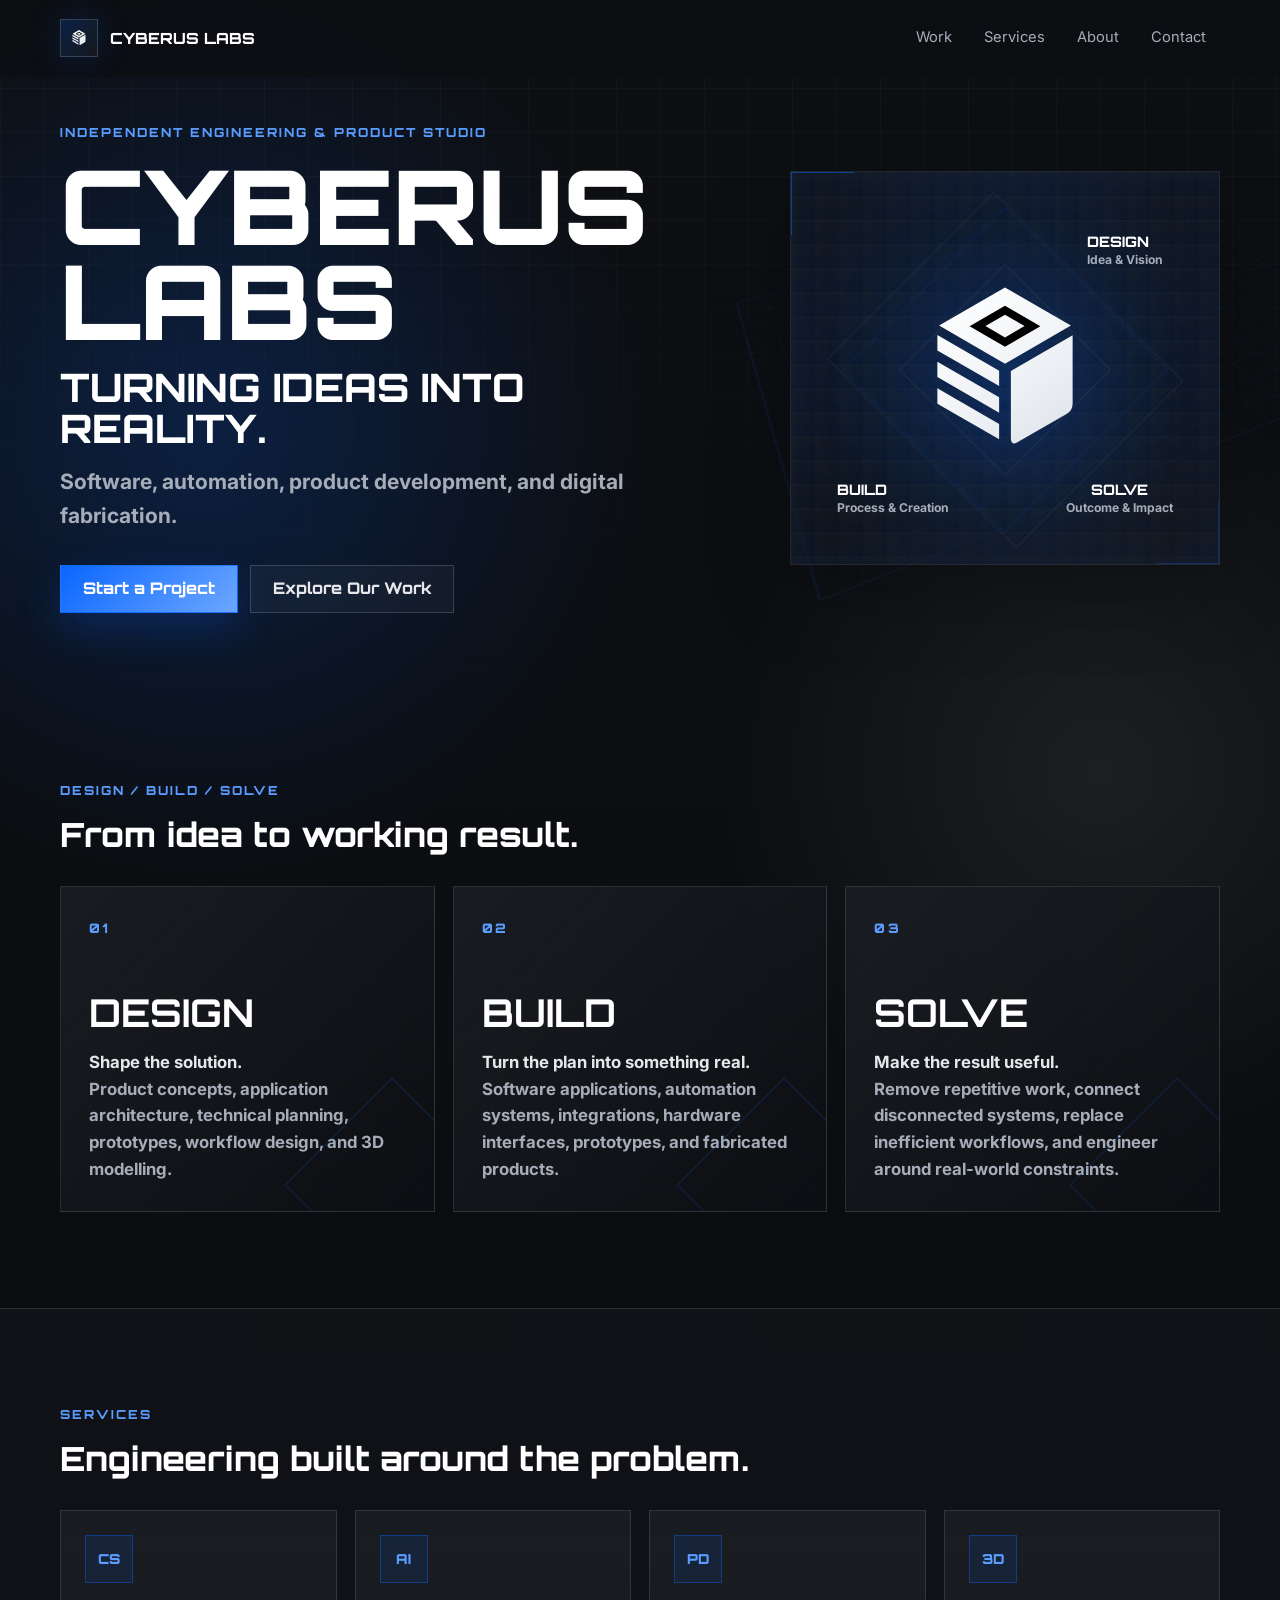
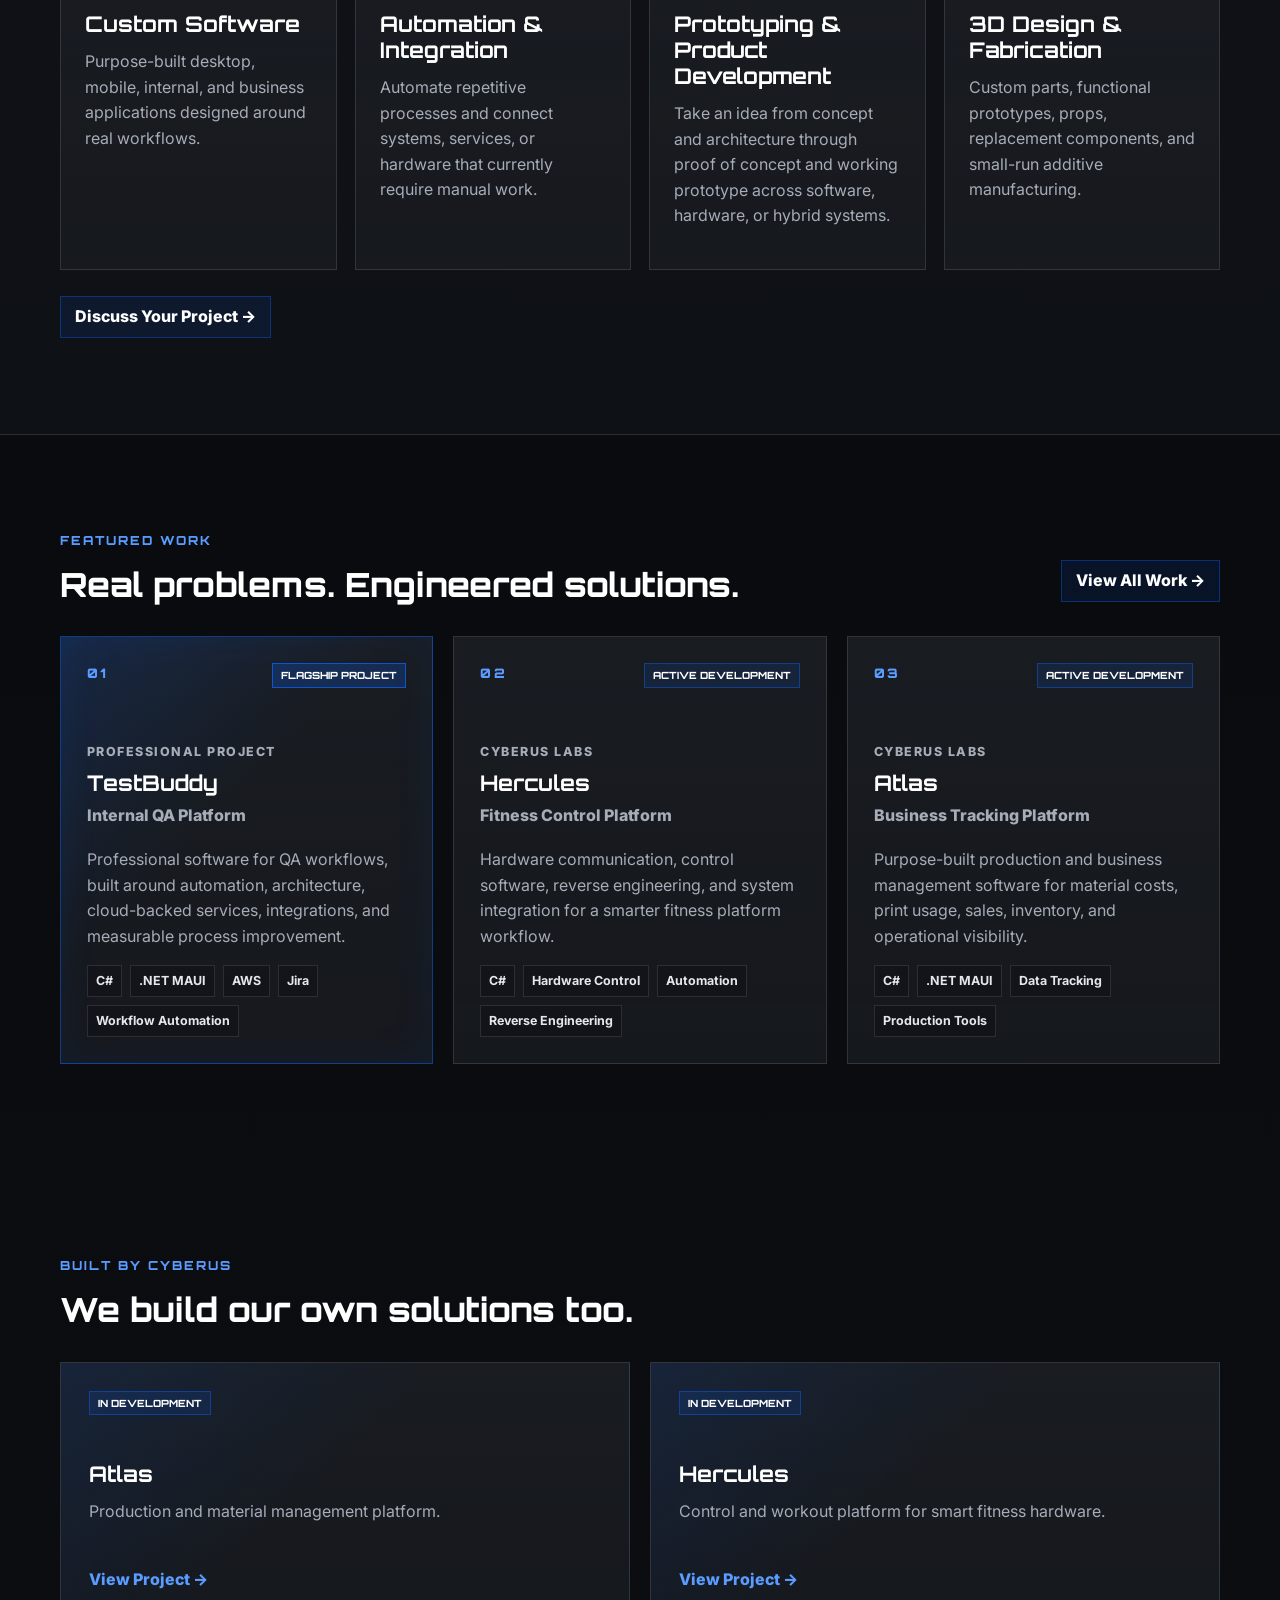
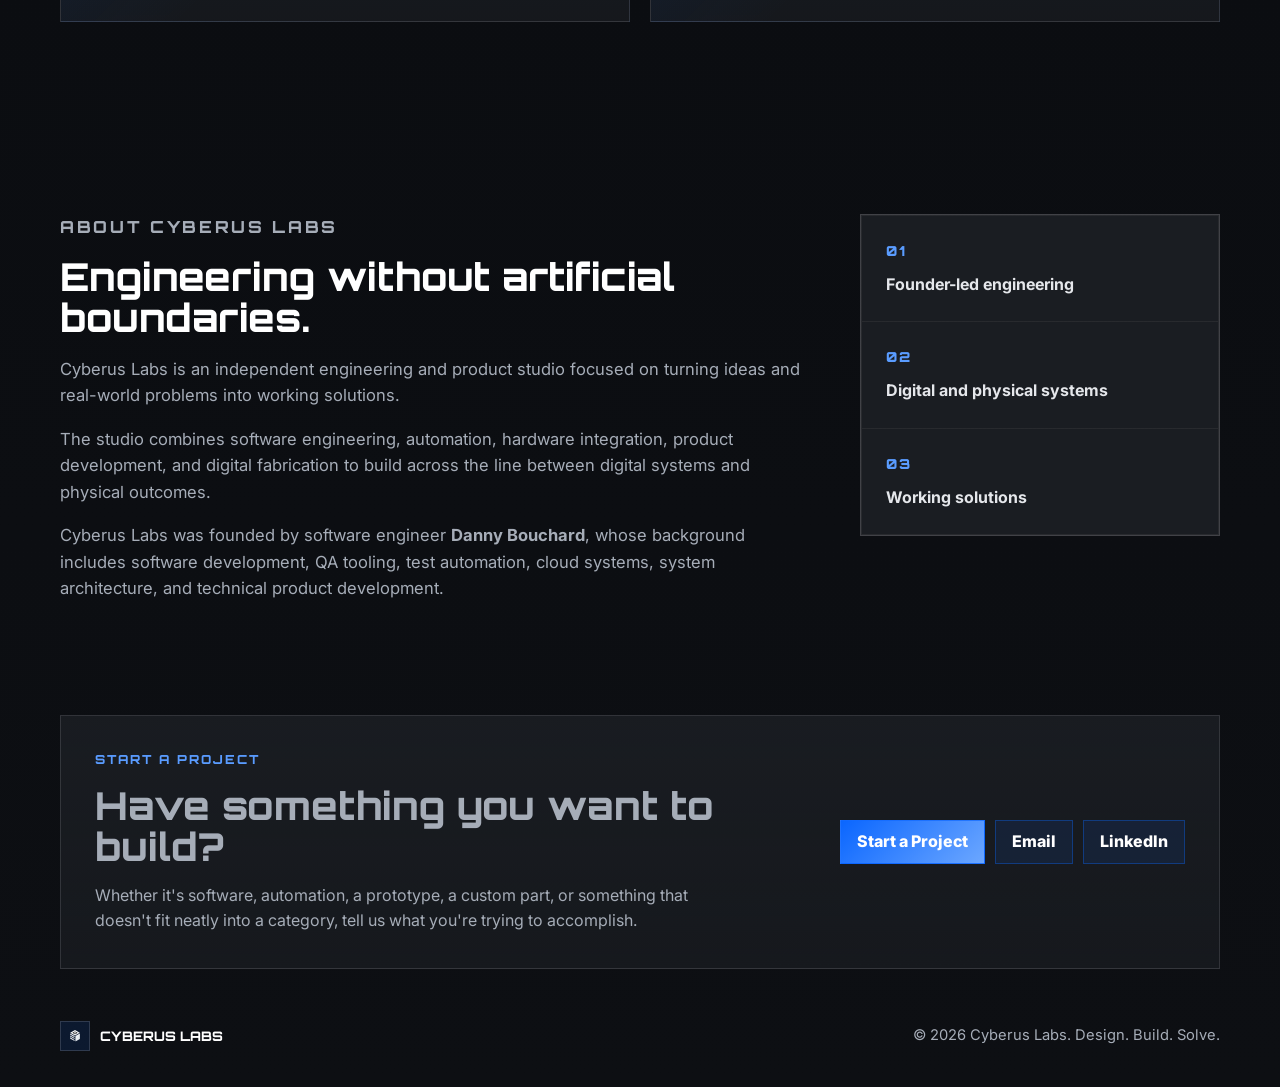
<file: index.html>
<!DOCTYPE html>
<html lang="en">
<head>
  <meta charset="UTF-8">
  <meta name="viewport" content="width=device-width, initial-scale=1.0">
  <meta name="description" content="Cyberus Labs is an independent engineering and product studio turning ideas and real-world problems into working solutions.">
  <title>Cyberus Labs</title>
  <link rel="icon" href="assets/logo/cyberus-cube.svg" type="image/svg+xml">
  <link rel="preconnect" href="https://fonts.googleapis.com">
  <link rel="preconnect" href="https://fonts.gstatic.com" crossorigin>
  <link href="https://fonts.googleapis.com/css2?family=Inter:wght@400;500;600;700;800&family=Orbitron:wght@600;700;800;900&display=swap" rel="stylesheet">
  <link rel="stylesheet" href="styles.css">
</head>
<body>
  <div class="site-shell">
    <header class="site-header" data-header>
      <nav class="nav" aria-label="Main navigation">
        <a class="brand" href="#top" aria-label="Cyberus Labs home">
          <img class="brand-mark" src="assets/logo/cyberus-cube.svg" alt="" aria-hidden="true">
          <span class="brand-name">Cyberus Labs</span>
        </a>

        <button class="nav-toggle" type="button" aria-expanded="false" aria-controls="nav-links" data-nav-toggle>
          <span class="sr-only">Toggle navigation</span>
          <span></span>
          <span></span>
          <span></span>
        </button>

        <div class="nav-links" id="nav-links" data-nav-links>
          <a href="work.html">Work</a>
          <a href="#services">Services</a>
          <a href="#about">About</a>
          <a href="#contact">Contact</a>
        </div>
      </nav>
    </header>

    <main id="top">
      <section class="hero section">
        <div class="hero-grid" aria-hidden="true"></div>
        <div class="hero-content">
          <p class="eyebrow">Independent engineering &amp; product studio</p>
          <h1>CYBERUS LABS</h1>
          <p class="hero-statement">TURNING IDEAS INTO REALITY.</p>
          <p class="hero-copy">Software, automation, product development, and digital fabrication.</p>
          <div class="hero-actions">
            <a class="button primary-button" href="#contact">Start a Project</a>
            <a class="button secondary-button" href="#featured-work">Explore Our Work</a>
          </div>
        </div>

        <div class="hero-panel brand-panel" aria-label="Cyberus Labs brand mark">
          <div class="brand-diagram">
            <span class="emblem-diamond diamond-large"></span>
            <span class="emblem-diamond diamond-small"></span>
            <div class="callout callout-design">
              <h2>DESIGN</h2>
              <p>Idea &amp; Vision</p>
            </div>
            <img class="diagram-cube" src="assets/logo/cyberus-cube.svg" alt="Cyberus Labs cube logo">
            <div class="callout callout-build">
              <h2>BUILD</h2>
              <p>Process &amp; Creation</p>
            </div>
            <div class="callout callout-solve">
              <h2>SOLVE</h2>
              <p>Outcome &amp; Impact</p>
            </div>
          </div>
        </div>
      </section>

      <section class="section studio-pillars" aria-labelledby="pillars-heading">
        <div class="section-heading">
          <p class="eyebrow">Design / Build / Solve</p>
          <h2 id="pillars-heading">From idea to working result.</h2>
        </div>

        <div class="pillars-grid">
          <article>
            <span>01</span>
            <h3>DESIGN</h3>
            <p><strong>Shape the solution.</strong></p>
            <p>Product concepts, application architecture, technical planning, prototypes, workflow design, and 3D modelling.</p>
          </article>
          <article>
            <span>02</span>
            <h3>BUILD</h3>
            <p><strong>Turn the plan into something real.</strong></p>
            <p>Software applications, automation systems, integrations, hardware interfaces, prototypes, and fabricated products.</p>
          </article>
          <article>
            <span>03</span>
            <h3>SOLVE</h3>
            <p><strong>Make the result useful.</strong></p>
            <p>Remove repetitive work, connect disconnected systems, replace inefficient workflows, and engineer around real-world constraints.</p>
          </article>
        </div>
      </section>

      <section class="section capability-band" id="services">
        <div class="section-heading">
          <p class="eyebrow">Services</p>
          <h2>Engineering built around the problem.</h2>
        </div>

        <div class="capability-grid">
          <article>
            <span class="capability-icon">CS</span>
            <h3>Custom Software</h3>
            <p>Purpose-built desktop, mobile, internal, and business applications designed around real workflows.</p>
          </article>
          <article>
            <span class="capability-icon">AI</span>
            <h3>Automation &amp; Integration</h3>
            <p>Automate repetitive processes and connect systems, services, or hardware that currently require manual work.</p>
          </article>
          <article>
            <span class="capability-icon">PD</span>
            <h3>Prototyping &amp; Product Development</h3>
            <p>Take an idea from concept and architecture through proof of concept and working prototype across software, hardware, or hybrid systems.</p>
          </article>
          <article>
            <span class="capability-icon">3D</span>
            <h3>3D Design &amp; Fabrication</h3>
            <p>Custom parts, functional prototypes, props, replacement components, and small-run additive manufacturing.</p>
          </article>
        </div>

        <a class="section-link" href="#contact">Discuss Your Project &rarr;</a>
      </section>

      <section class="section" id="featured-work">
        <div class="section-heading split-heading">
          <div>
            <p class="eyebrow">Featured Work</p>
            <h2>Real problems. Engineered solutions.</h2>
          </div>
          <a class="section-link" href="work.html">View All Work &rarr;</a>
        </div>

        <div class="project-grid featured-grid">
          <a class="project-card project-card-link flagship" href="projects/testbuddy.html">
            <div class="card-topline">
              <span class="card-index">01</span>
              <span class="status-badge flagship-badge">FLAGSHIP PROJECT</span>
            </div>
            <p class="project-category">Professional Project</p>
            <h3>TestBuddy</h3>
            <p class="project-subtitle">Internal QA Platform</p>
            <p>Professional software for QA workflows, built around automation, architecture, cloud-backed services, integrations, and measurable process improvement.</p>
            <ul class="tag-list">
              <li>C#</li>
              <li>.NET MAUI</li>
              <li>AWS</li>
              <li>Jira</li>
              <li>Workflow Automation</li>
            </ul>
          </a>

          <a class="project-card project-card-link" href="projects/hercules.html">
            <div class="card-topline">
              <span class="card-index">02</span>
              <span class="status-badge">ACTIVE DEVELOPMENT</span>
            </div>
            <p class="project-category">Cyberus Labs</p>
            <h3>Hercules</h3>
            <p class="project-subtitle">Fitness Control Platform</p>
            <p>Hardware communication, control software, reverse engineering, and system integration for a smarter fitness platform workflow.</p>
            <ul class="tag-list">
              <li>C#</li>
              <li>Hardware Control</li>
              <li>Automation</li>
              <li>Reverse Engineering</li>
            </ul>
          </a>

          <a class="project-card project-card-link" href="projects/atlas.html">
            <div class="card-topline">
              <span class="card-index">03</span>
              <span class="status-badge">ACTIVE DEVELOPMENT</span>
            </div>
            <p class="project-category">Cyberus Labs</p>
            <h3>Atlas</h3>
            <p class="project-subtitle">Business Tracking Platform</p>
            <p>Purpose-built production and business management software for material costs, print usage, sales, inventory, and operational visibility.</p>
            <ul class="tag-list">
              <li>C#</li>
              <li>.NET MAUI</li>
              <li>Data Tracking</li>
              <li>Production Tools</li>
            </ul>
          </a>
        </div>
      </section>

      <section class="section built-section">
        <div class="section-heading">
          <p class="eyebrow">Built by Cyberus</p>
          <h2>We build our own solutions too.</h2>
        </div>

        <div class="built-grid">
          <a class="built-card" href="projects/atlas.html">
            <span class="status-badge">IN DEVELOPMENT</span>
            <h3>Atlas</h3>
            <p>Production and material management platform.</p>
            <span class="card-cta">View Project &rarr;</span>
          </a>
          <a class="built-card" href="projects/hercules.html">
            <span class="status-badge">IN DEVELOPMENT</span>
            <h3>Hercules</h3>
            <p>Control and workout platform for smart fitness hardware.</p>
            <span class="card-cta">View Project &rarr;</span>
          </a>
        </div>
      </section>

      <section class="section about-section" id="about">
        <div class="about-copy">
          <p class="eyebrow">About Cyberus Labs</p>
          <h2>Engineering without artificial boundaries.</h2>
          <p>Cyberus Labs is an independent engineering and product studio focused on turning ideas and real-world problems into working solutions.</p>
          <p>The studio combines software engineering, automation, hardware integration, product development, and digital fabrication to build across the line between digital systems and physical outcomes.</p>
          <p>Cyberus Labs was founded by software engineer <strong>Danny Bouchard</strong>, whose background includes software development, QA tooling, test automation, cloud systems, system architecture, and technical product development.</p>
        </div>
        <div class="about-stats" aria-label="Cyberus Labs focus areas">
          <div>
            <span>01</span>
            <p>Founder-led engineering</p>
          </div>
          <div>
            <span>02</span>
            <p>Digital and physical systems</p>
          </div>
          <div>
            <span>03</span>
            <p>Working solutions</p>
          </div>
        </div>
      </section>

      <section class="section contact-section" id="contact">
        <div class="contact-copy">
          <p class="eyebrow">Start a Project</p>
          <h2>Have something you want to build?</h2>
          <p>Whether it's software, automation, a prototype, a custom part, or something that doesn't fit neatly into a category, tell us what you're trying to accomplish.</p>
        </div>
        <div class="contact-links">
          <a class="primary-contact" href="mailto:contact@cyberuslabs.ca?subject=Project%20Inquiry%20for%20Cyberus%20Labs">Start a Project</a>
          <a href="mailto:contact@cyberuslabs.ca">Email</a>
          <!-- <a href="https://github.com/xCyberus" target="_blank" rel="noreferrer">GitHub</a> -->
          <a href="https://www.linkedin.com/in/danny-bouchard" target="_blank" rel="noreferrer">LinkedIn</a>
        </div>
      </section>
    </main>

    <footer class="site-footer">
      <a class="footer-brand" href="#top" aria-label="Cyberus Labs home">
        <img src="assets/logo/cyberus-cube.svg" alt="" aria-hidden="true">
        <span>Cyberus Labs</span>
      </a>
      <p>&copy; <span data-year></span> Cyberus Labs. Design. Build. Solve.</p>
    </footer>
  </div>

  <script src="script.js"></script>
</body>
</html>
</file>
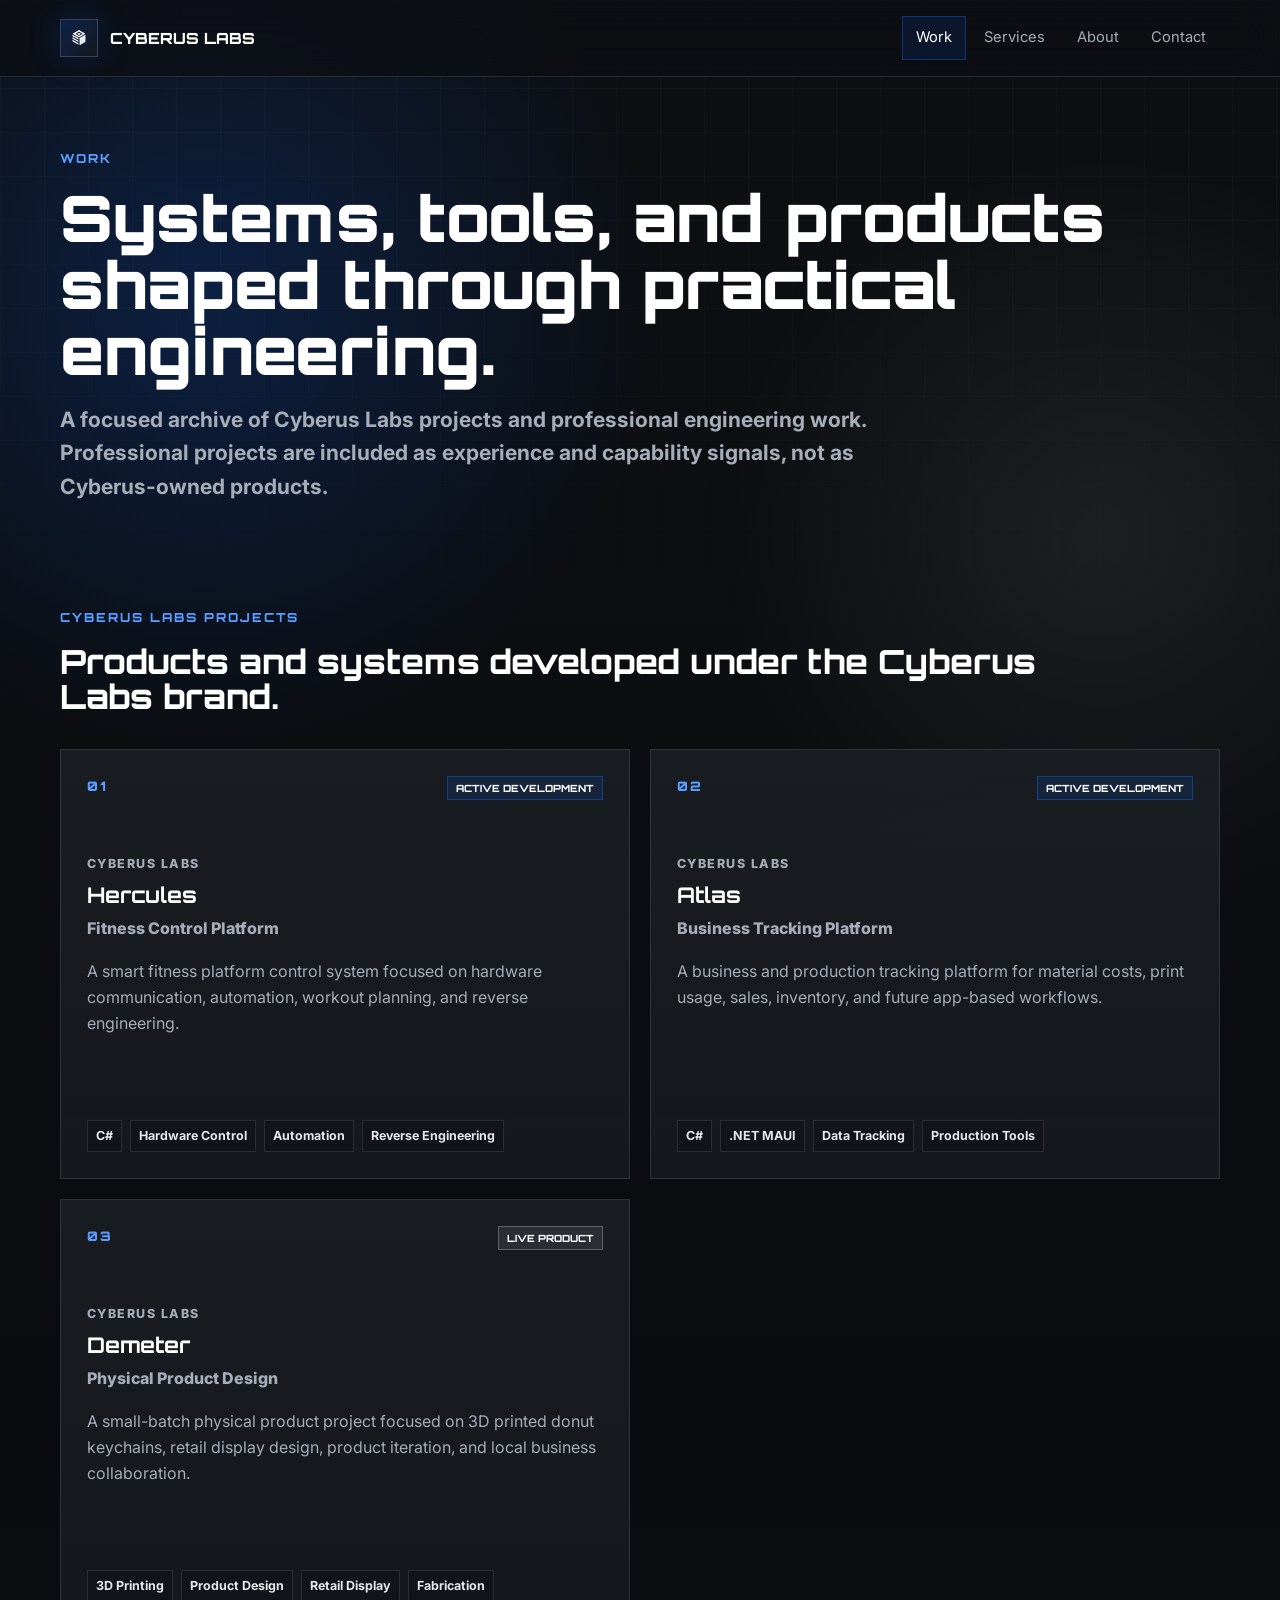
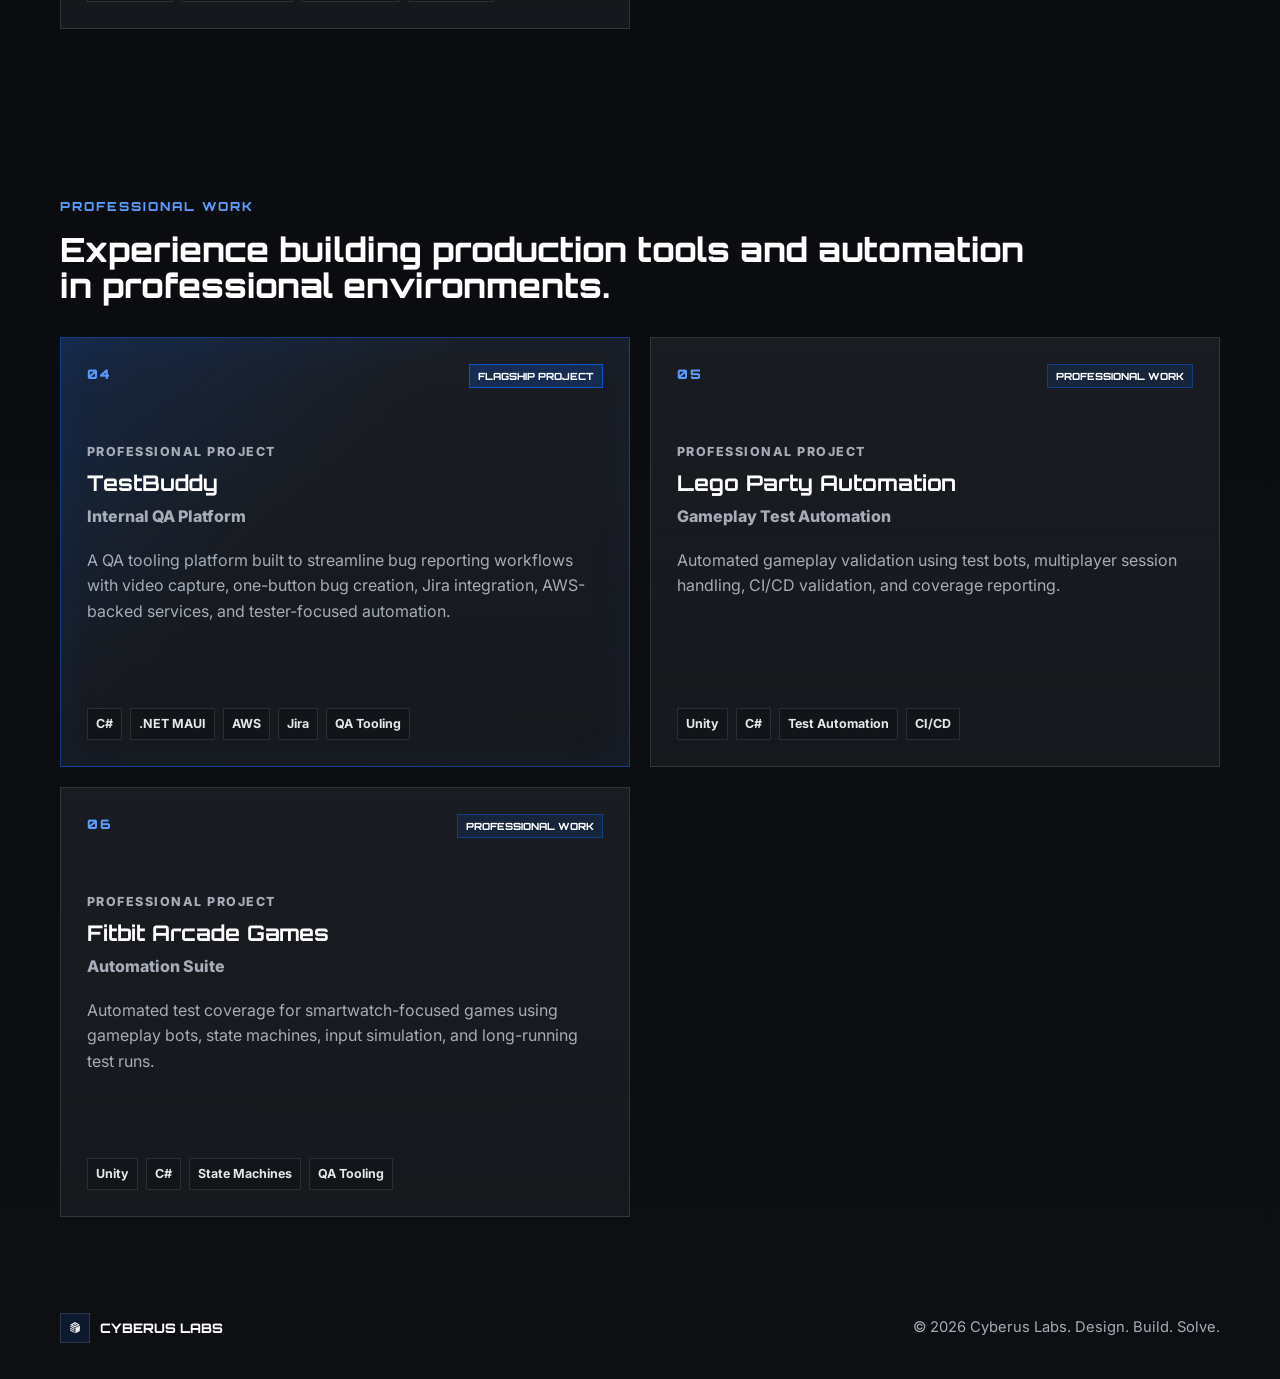
<file: work.html>
<!DOCTYPE html>
<html lang="en">
<head>
  <meta charset="UTF-8">
  <meta name="viewport" content="width=device-width, initial-scale=1.0">
  <meta name="description" content="Selected Cyberus Labs projects and professional engineering work.">
  <title>Work | Cyberus Labs</title>
  <link rel="icon" href="assets/logo/cyberus-cube.svg" type="image/svg+xml">
  <link rel="preconnect" href="https://fonts.googleapis.com">
  <link rel="preconnect" href="https://fonts.gstatic.com" crossorigin>
  <link href="https://fonts.googleapis.com/css2?family=Inter:wght@400;500;600;700;800&family=Orbitron:wght@600;700;800;900&display=swap" rel="stylesheet">
  <link rel="stylesheet" href="styles.css">
</head>
<body>
  <div class="site-shell">
    <header class="site-header subpage-header" data-header>
      <nav class="nav" aria-label="Main navigation">
        <a class="brand" href="index.html" aria-label="Cyberus Labs home">
          <img class="brand-mark" src="assets/logo/cyberus-cube.svg" alt="" aria-hidden="true">
          <span class="brand-name">Cyberus Labs</span>
        </a>

        <button class="nav-toggle" type="button" aria-expanded="false" aria-controls="nav-links" data-nav-toggle>
          <span class="sr-only">Toggle navigation</span>
          <span></span>
          <span></span>
          <span></span>
        </button>

        <div class="nav-links" id="nav-links" data-nav-links>
          <a href="work.html" aria-current="page">Work</a>
          <a href="index.html#services">Services</a>
          <a href="index.html#about">About</a>
          <a href="index.html#contact">Contact</a>
        </div>
      </nav>
    </header>

    <main>
      <section class="section work-page-hero">
        <p class="eyebrow">Work</p>
        <h1>Systems, tools, and products shaped through practical engineering.</h1>
        <p class="hero-copy">A focused archive of Cyberus Labs projects and professional engineering work. Professional projects are included as experience and capability signals, not as Cyberus-owned products.</p>
      </section>

      <section class="section work-group">
        <div class="section-heading">
          <p class="eyebrow">Cyberus Labs Projects</p>
          <h2>Products and systems developed under the Cyberus Labs brand.</h2>
        </div>

        <div class="work-group-grid">
          <a class="project-card project-card-link" href="projects/hercules.html">
            <div class="card-topline">
              <span class="card-index">01</span>
              <span class="status-badge">ACTIVE DEVELOPMENT</span>
            </div>
            <p class="project-category">Cyberus Labs</p>
            <h3>Hercules</h3>
            <p class="project-subtitle">Fitness Control Platform</p>
            <p>A smart fitness platform control system focused on hardware communication, automation, workout planning, and reverse engineering.</p>
            <ul class="tag-list">
              <li>C#</li>
              <li>Hardware Control</li>
              <li>Automation</li>
              <li>Reverse Engineering</li>
            </ul>
          </a>

          <a class="project-card project-card-link" href="projects/atlas.html">
            <div class="card-topline">
              <span class="card-index">02</span>
              <span class="status-badge">ACTIVE DEVELOPMENT</span>
            </div>
            <p class="project-category">Cyberus Labs</p>
            <h3>Atlas</h3>
            <p class="project-subtitle">Business Tracking Platform</p>
            <p>A business and production tracking platform for material costs, print usage, sales, inventory, and future app-based workflows.</p>
            <ul class="tag-list">
              <li>C#</li>
              <li>.NET MAUI</li>
              <li>Data Tracking</li>
              <li>Production Tools</li>
            </ul>
          </a>

          <a class="project-card project-card-link" href="projects/demeter.html">
            <div class="card-topline">
              <span class="card-index">03</span>
              <span class="status-badge live">LIVE PRODUCT</span>
            </div>
            <p class="project-category">Cyberus Labs</p>
            <h3>Demeter</h3>
            <p class="project-subtitle">Physical Product Design</p>
            <p>A small-batch physical product project focused on 3D printed donut keychains, retail display design, product iteration, and local business collaboration.</p>
            <ul class="tag-list">
              <li>3D Printing</li>
              <li>Product Design</li>
              <li>Retail Display</li>
              <li>Fabrication</li>
            </ul>
          </a>
        </div>
      </section>

      <section class="section work-group">
        <div class="section-heading">
          <p class="eyebrow">Professional Work</p>
          <h2>Experience building production tools and automation in professional environments.</h2>
        </div>

        <div class="work-group-grid">
          <a class="project-card project-card-link flagship" href="projects/testbuddy.html">
            <div class="card-topline">
              <span class="card-index">04</span>
              <span class="status-badge flagship-badge">FLAGSHIP PROJECT</span>
            </div>
            <p class="project-category">Professional Project</p>
            <h3>TestBuddy</h3>
            <p class="project-subtitle">Internal QA Platform</p>
            <p>A QA tooling platform built to streamline bug reporting workflows with video capture, one-button bug creation, Jira integration, AWS-backed services, and tester-focused automation.</p>
            <ul class="tag-list">
              <li>C#</li>
              <li>.NET MAUI</li>
              <li>AWS</li>
              <li>Jira</li>
              <li>QA Tooling</li>
            </ul>
          </a>

          <a class="project-card project-card-link" href="projects/lego-party-automation.html">
            <div class="card-topline">
              <span class="card-index">05</span>
              <span class="status-badge">PROFESSIONAL WORK</span>
            </div>
            <p class="project-category">Professional Project</p>
            <h3>Lego Party Automation</h3>
            <p class="project-subtitle">Gameplay Test Automation</p>
            <p>Automated gameplay validation using test bots, multiplayer session handling, CI/CD validation, and coverage reporting.</p>
            <ul class="tag-list">
              <li>Unity</li>
              <li>C#</li>
              <li>Test Automation</li>
              <li>CI/CD</li>
            </ul>
          </a>

          <a class="project-card project-card-link" href="projects/fitbit-arcade-games.html">
            <div class="card-topline">
              <span class="card-index">06</span>
              <span class="status-badge">PROFESSIONAL WORK</span>
            </div>
            <p class="project-category">Professional Project</p>
            <h3>Fitbit Arcade Games</h3>
            <p class="project-subtitle">Automation Suite</p>
            <p>Automated test coverage for smartwatch-focused games using gameplay bots, state machines, input simulation, and long-running test runs.</p>
            <ul class="tag-list">
              <li>Unity</li>
              <li>C#</li>
              <li>State Machines</li>
              <li>QA Tooling</li>
            </ul>
          </a>
        </div>
      </section>
    </main>

    <footer class="site-footer">
      <a class="footer-brand" href="index.html" aria-label="Cyberus Labs home">
        <img src="assets/logo/cyberus-cube.svg" alt="" aria-hidden="true">
        <span>Cyberus Labs</span>
      </a>
      <p>&copy; <span data-year></span> Cyberus Labs. Design. Build. Solve.</p>
    </footer>
  </div>

  <script src="script.js"></script>
</body>
</html>
</file>
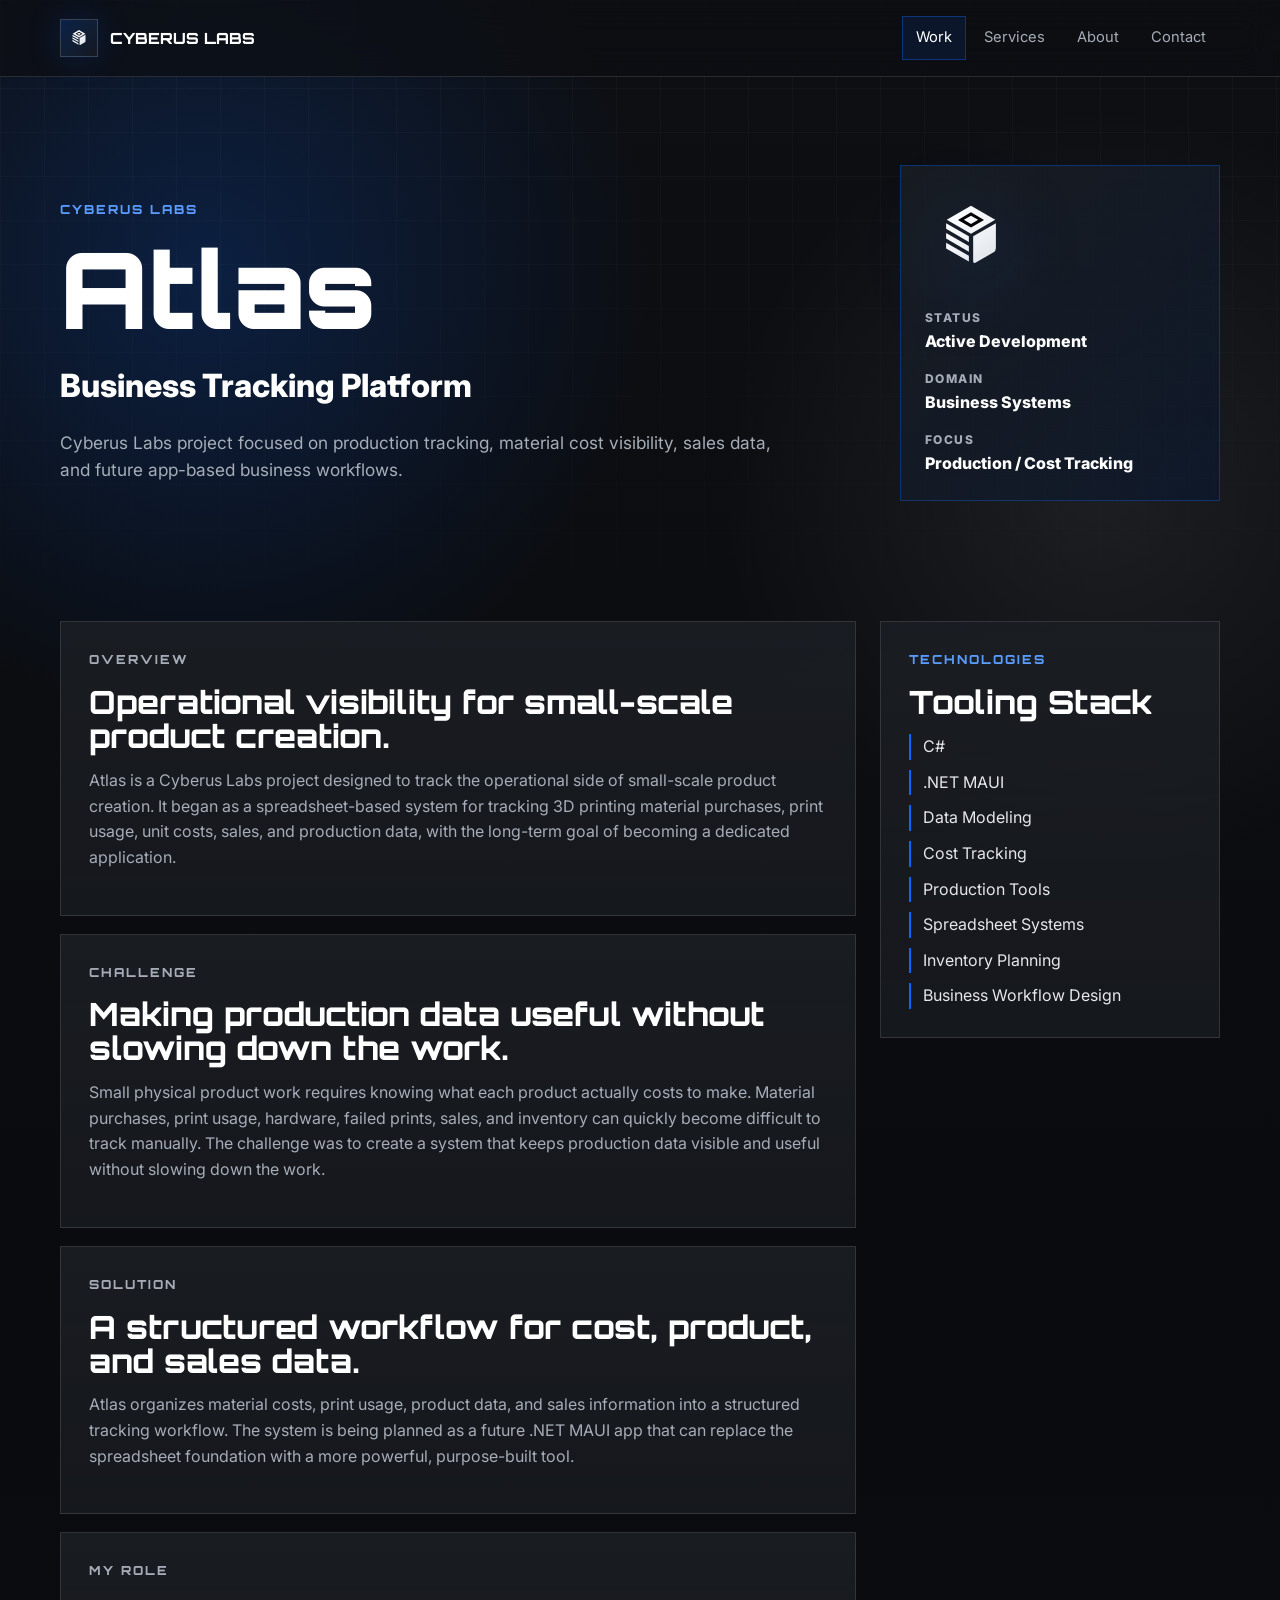
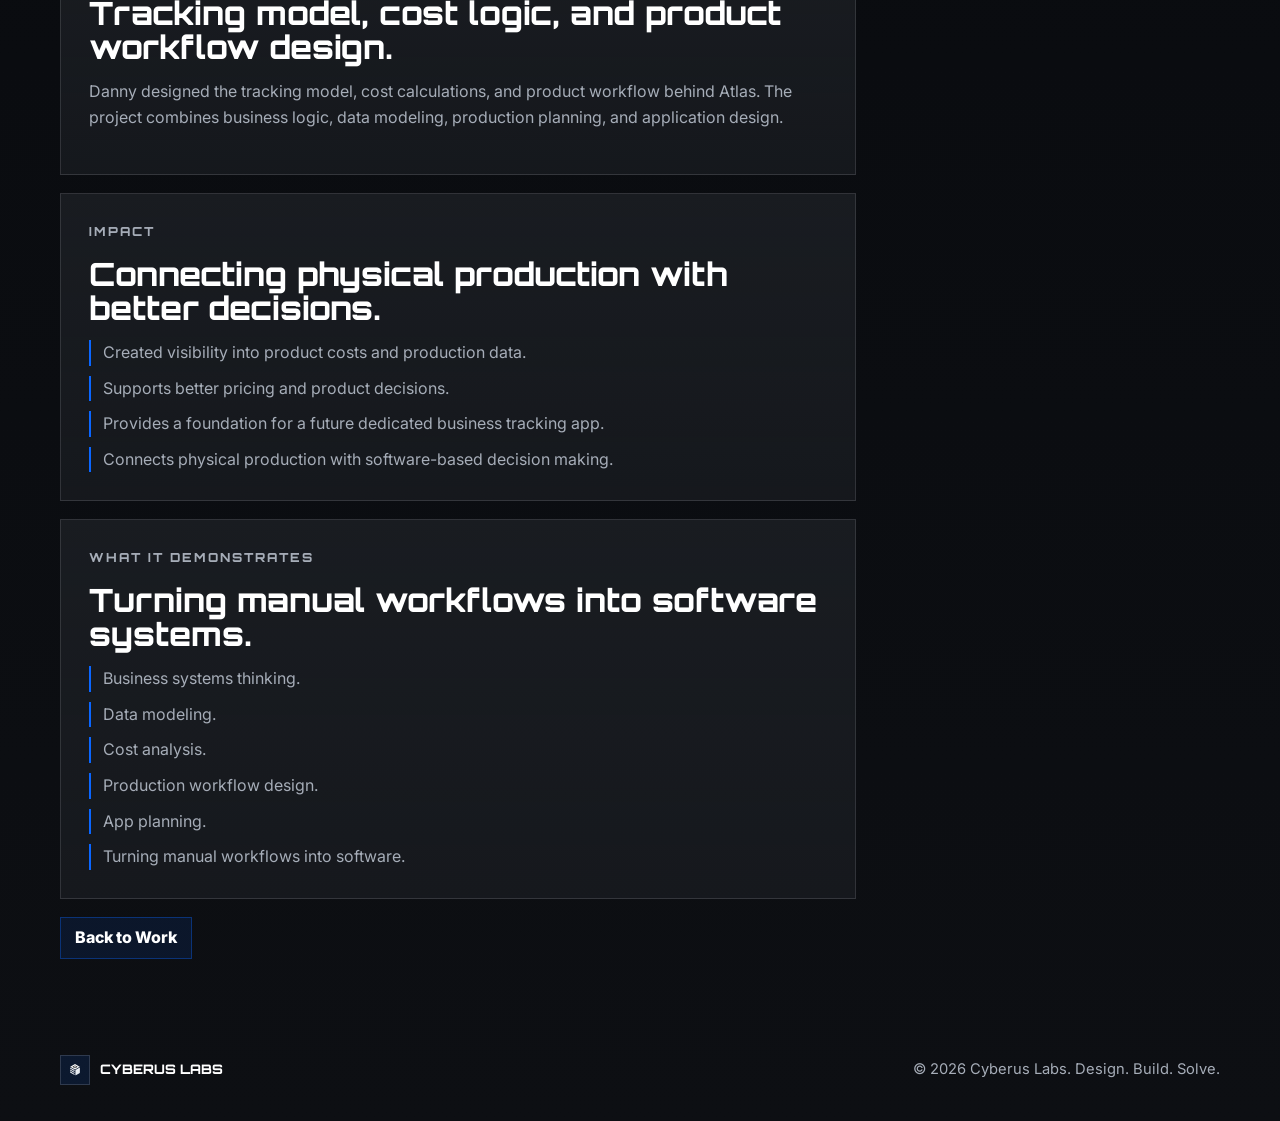
<file: projects/atlas.html>
<!DOCTYPE html>
<html lang="en">
<head>
  <meta charset="UTF-8">
  <meta name="viewport" content="width=device-width, initial-scale=1.0">
  <meta name="description" content="Atlas project detail page for Cyberus Labs, focused on production tracking and business workflow design.">
  <title>Atlas | Cyberus Labs</title>
  <link rel="icon" href="../assets/logo/cyberus-cube.svg" type="image/svg+xml">
  <link rel="preconnect" href="https://fonts.googleapis.com">
  <link rel="preconnect" href="https://fonts.gstatic.com" crossorigin>
  <link href="https://fonts.googleapis.com/css2?family=Inter:wght@400;500;600;700;800&family=Orbitron:wght@600;700;800;900&display=swap" rel="stylesheet">
  <link rel="stylesheet" href="../styles.css">
</head>
<body class="project-page">
  <div class="site-shell">
    <header class="site-header subpage-header" data-header>
      <nav class="nav subpage-nav" aria-label="Project navigation">
        <a class="brand" href="../index.html" aria-label="Cyberus Labs home">
          <img class="brand-mark" src="../assets/logo/cyberus-cube.svg" alt="" aria-hidden="true">
          <span class="brand-name">Cyberus Labs</span>
        </a>
        <div class="nav-links is-static">
          <a href="../work.html" aria-current="page">Work</a>
          <a href="../index.html#services">Services</a>
          <a href="../index.html#about">About</a>
          <a href="../index.html#contact">Contact</a>
        </div>
      </nav>
    </header>

    <main>
      <section class="section project-detail-hero">
        <div>
          <p class="eyebrow">Cyberus Labs</p>
          <h1>Atlas</h1>
          <p class="project-detail-subtitle">Business Tracking Platform</p>
          <p class="project-context">Cyberus Labs project focused on production tracking, material cost visibility, sales data, and future app-based business workflows.</p>
        </div>
        <aside class="project-meta-panel" aria-label="Atlas project summary">
          <img src="../assets/logo/cyberus-cube.svg" alt="" aria-hidden="true">
          <dl>
            <div><dt>Status</dt><dd>Active Development</dd></div>
            <div><dt>Domain</dt><dd>Business Systems</dd></div>
            <div><dt>Focus</dt><dd>Production / Cost Tracking</dd></div>
          </dl>
        </aside>
      </section>

      <section class="section project-detail-grid">
        <div class="detail-stack">
          <article class="detail-card">
            <p class="eyebrow">Overview</p>
            <h2>Operational visibility for small-scale product creation.</h2>
            <p>Atlas is a Cyberus Labs project designed to track the operational side of small-scale product creation. It began as a spreadsheet-based system for tracking 3D printing material purchases, print usage, unit costs, sales, and production data, with the long-term goal of becoming a dedicated application.</p>
          </article>
          <article class="detail-card">
            <p class="eyebrow">Challenge</p>
            <h2>Making production data useful without slowing down the work.</h2>
            <p>Small physical product work requires knowing what each product actually costs to make. Material purchases, print usage, hardware, failed prints, sales, and inventory can quickly become difficult to track manually. The challenge was to create a system that keeps production data visible and useful without slowing down the work.</p>
          </article>
          <article class="detail-card">
            <p class="eyebrow">Solution</p>
            <h2>A structured workflow for cost, product, and sales data.</h2>
            <p>Atlas organizes material costs, print usage, product data, and sales information into a structured tracking workflow. The system is being planned as a future .NET MAUI app that can replace the spreadsheet foundation with a more powerful, purpose-built tool.</p>
          </article>
          <article class="detail-card">
            <p class="eyebrow">My Role</p>
            <h2>Tracking model, cost logic, and product workflow design.</h2>
            <p>Danny designed the tracking model, cost calculations, and product workflow behind Atlas. The project combines business logic, data modeling, production planning, and application design.</p>
          </article>
          <article class="detail-card">
            <p class="eyebrow">Impact</p>
            <h2>Connecting physical production with better decisions.</h2>
            <ul class="detail-list">
              <li>Created visibility into product costs and production data.</li>
              <li>Supports better pricing and product decisions.</li>
              <li>Provides a foundation for a future dedicated business tracking app.</li>
              <li>Connects physical production with software-based decision making.</li>
            </ul>
          </article>
          <article class="detail-card">
            <p class="eyebrow">What It Demonstrates</p>
            <h2>Turning manual workflows into software systems.</h2>
            <ul class="detail-list">
              <li>Business systems thinking.</li>
              <li>Data modeling.</li>
              <li>Cost analysis.</li>
              <li>Production workflow design.</li>
              <li>App planning.</li>
              <li>Turning manual workflows into software.</li>
            </ul>
          </article>
          <a class="back-link" href="../work.html">Back to Work</a>
        </div>

        <aside class="technology-card">
          <p class="eyebrow">Technologies</p>
          <h2>Tooling Stack</h2>
          <ul class="technology-list">
            <li>C#</li>
            <li>.NET MAUI</li>
            <li>Data Modeling</li>
            <li>Cost Tracking</li>
            <li>Production Tools</li>
            <li>Spreadsheet Systems</li>
            <li>Inventory Planning</li>
            <li>Business Workflow Design</li>
          </ul>
        </aside>
      </section>
    </main>

    <footer class="site-footer">
      <a class="footer-brand" href="../index.html" aria-label="Cyberus Labs home">
        <img src="../assets/logo/cyberus-cube.svg" alt="" aria-hidden="true">
        <span>Cyberus Labs</span>
      </a>
      <p>&copy; <span data-year></span> Cyberus Labs. Design. Build. Solve.</p>
    </footer>
  </div>
  <script src="../script.js"></script>
</body>
</html>
</file>
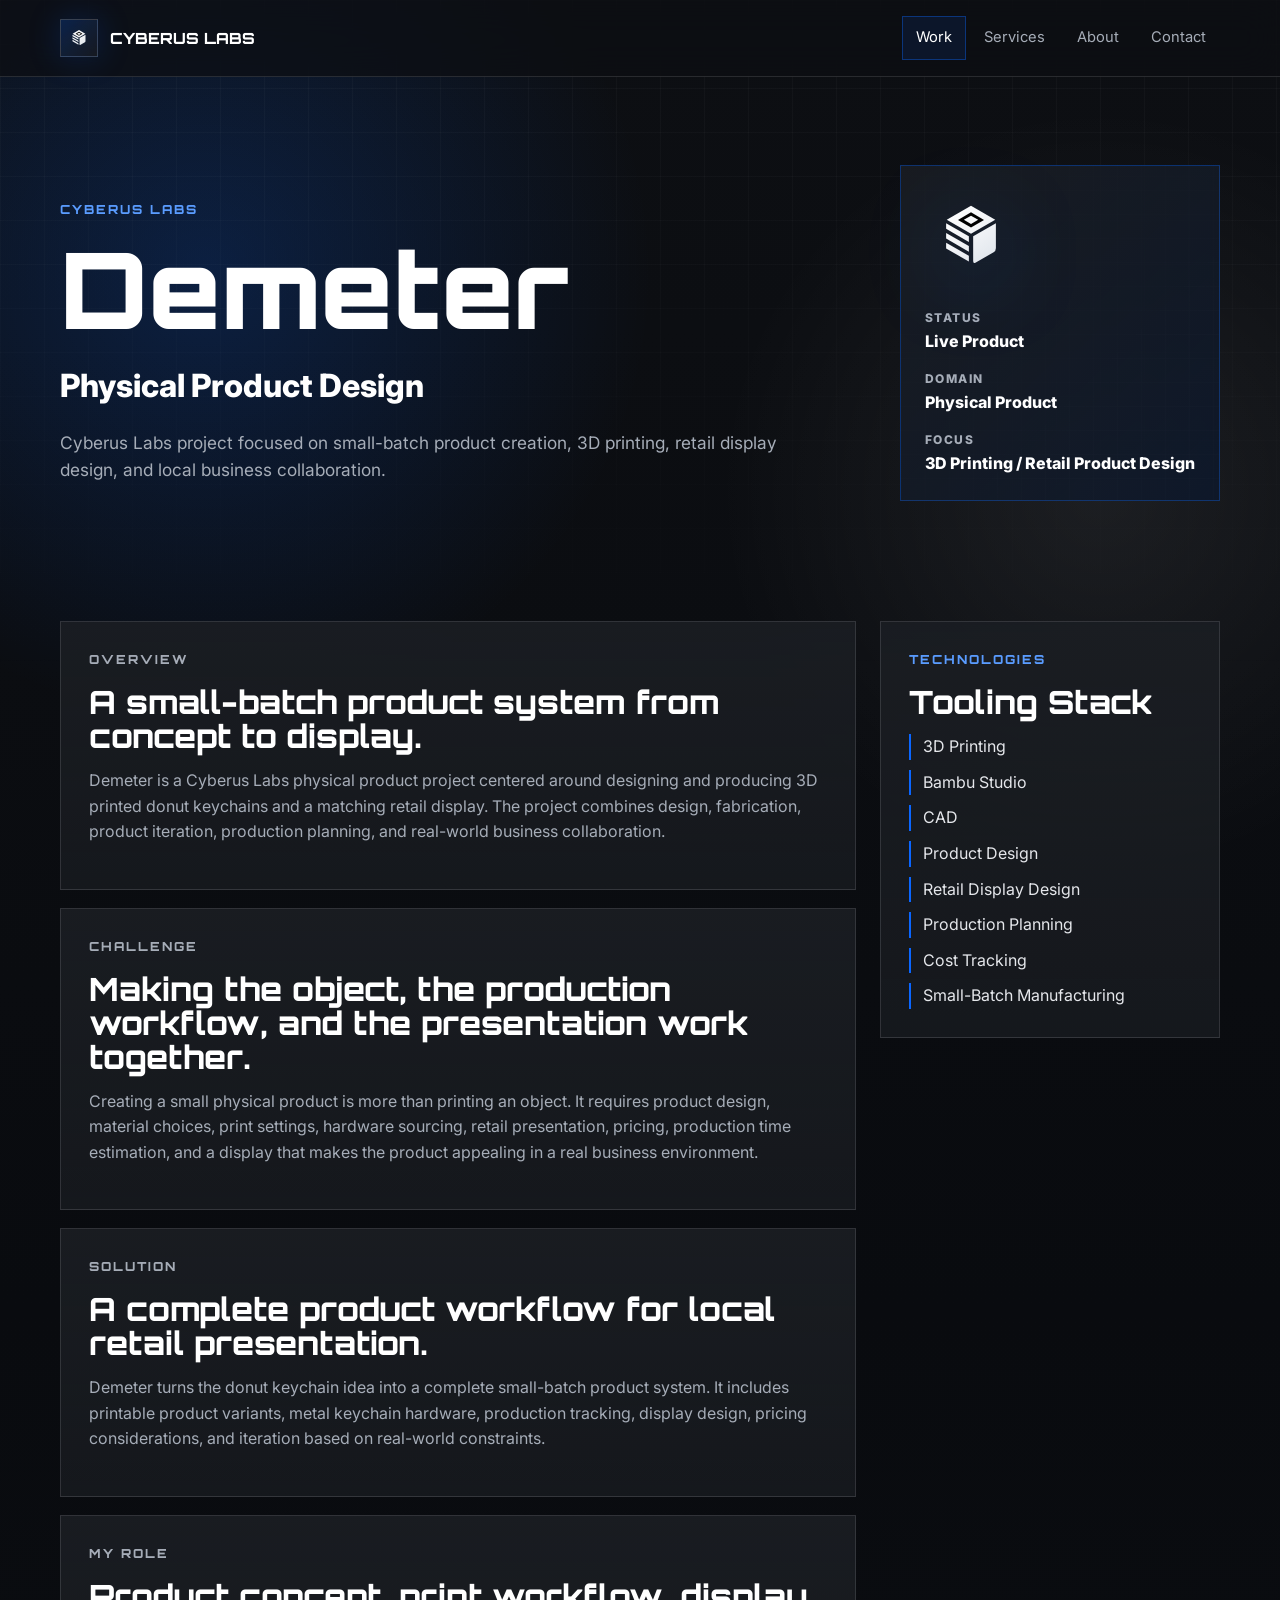
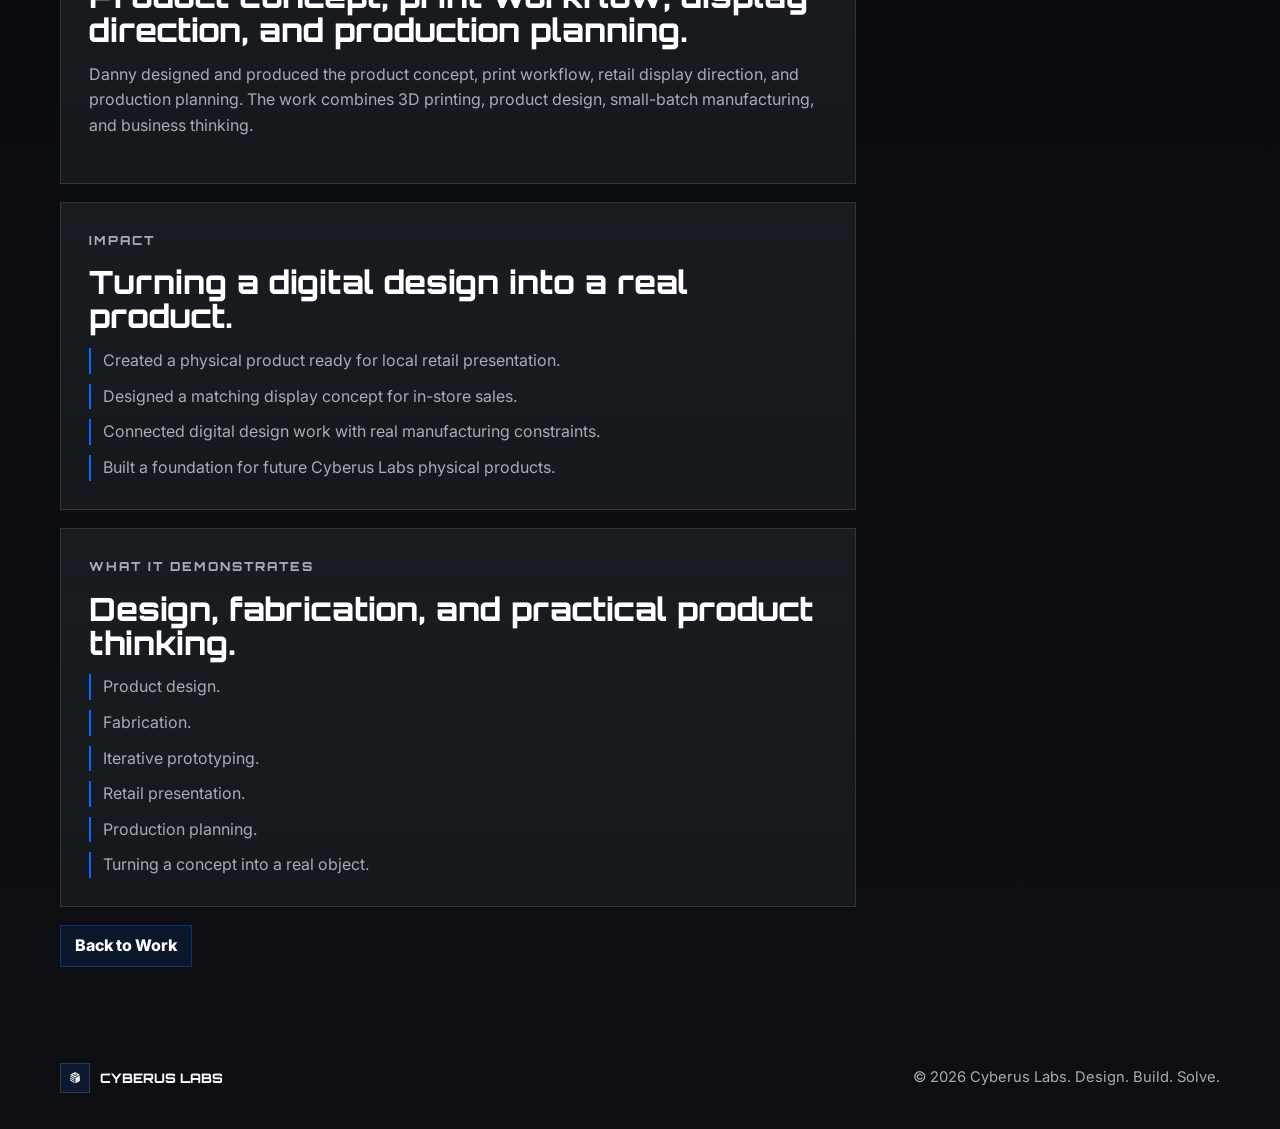
<file: projects/demeter.html>
<!DOCTYPE html>
<html lang="en">
<head>
  <meta charset="UTF-8">
  <meta name="viewport" content="width=device-width, initial-scale=1.0">
  <meta name="description" content="Demeter project detail page for Cyberus Labs, focused on physical product design and small-batch 3D printed products.">
  <title>Demeter | Cyberus Labs</title>
  <link rel="icon" href="../assets/logo/cyberus-cube.svg" type="image/svg+xml">
  <link rel="preconnect" href="https://fonts.googleapis.com">
  <link rel="preconnect" href="https://fonts.gstatic.com" crossorigin>
  <link href="https://fonts.googleapis.com/css2?family=Inter:wght@400;500;600;700;800&family=Orbitron:wght@600;700;800;900&display=swap" rel="stylesheet">
  <link rel="stylesheet" href="../styles.css">
</head>
<body class="project-page">
  <div class="site-shell">
    <header class="site-header subpage-header" data-header>
      <nav class="nav subpage-nav" aria-label="Project navigation">
        <a class="brand" href="../index.html" aria-label="Cyberus Labs home">
          <img class="brand-mark" src="../assets/logo/cyberus-cube.svg" alt="" aria-hidden="true">
          <span class="brand-name">Cyberus Labs</span>
        </a>
        <div class="nav-links is-static">
          <a href="../work.html" aria-current="page">Work</a>
          <a href="../index.html#services">Services</a>
          <a href="../index.html#about">About</a>
          <a href="../index.html#contact">Contact</a>
        </div>
      </nav>
    </header>

    <main>
      <section class="section project-detail-hero">
        <div>
          <p class="eyebrow">Cyberus Labs</p>
          <h1>Demeter</h1>
          <p class="project-detail-subtitle">Physical Product Design</p>
          <p class="project-context">Cyberus Labs project focused on small-batch product creation, 3D printing, retail display design, and local business collaboration.</p>
        </div>
        <aside class="project-meta-panel" aria-label="Demeter project summary">
          <img src="../assets/logo/cyberus-cube.svg" alt="" aria-hidden="true">
          <dl>
            <div><dt>Status</dt><dd>Live Product</dd></div>
            <div><dt>Domain</dt><dd>Physical Product</dd></div>
            <div><dt>Focus</dt><dd>3D Printing / Retail Product Design</dd></div>
          </dl>
        </aside>
      </section>

      <section class="section project-detail-grid">
        <div class="detail-stack">
          <article class="detail-card">
            <p class="eyebrow">Overview</p>
            <h2>A small-batch product system from concept to display.</h2>
            <p>Demeter is a Cyberus Labs physical product project centered around designing and producing 3D printed donut keychains and a matching retail display. The project combines design, fabrication, product iteration, production planning, and real-world business collaboration.</p>
          </article>
          <article class="detail-card">
            <p class="eyebrow">Challenge</p>
            <h2>Making the object, the production workflow, and the presentation work together.</h2>
            <p>Creating a small physical product is more than printing an object. It requires product design, material choices, print settings, hardware sourcing, retail presentation, pricing, production time estimation, and a display that makes the product appealing in a real business environment.</p>
          </article>
          <article class="detail-card">
            <p class="eyebrow">Solution</p>
            <h2>A complete product workflow for local retail presentation.</h2>
            <p>Demeter turns the donut keychain idea into a complete small-batch product system. It includes printable product variants, metal keychain hardware, production tracking, display design, pricing considerations, and iteration based on real-world constraints.</p>
          </article>
          <article class="detail-card">
            <p class="eyebrow">My Role</p>
            <h2>Product concept, print workflow, display direction, and production planning.</h2>
            <p>Danny designed and produced the product concept, print workflow, retail display direction, and production planning. The work combines 3D printing, product design, small-batch manufacturing, and business thinking.</p>
          </article>
          <article class="detail-card">
            <p class="eyebrow">Impact</p>
            <h2>Turning a digital design into a real product.</h2>
            <ul class="detail-list">
              <li>Created a physical product ready for local retail presentation.</li>
              <li>Designed a matching display concept for in-store sales.</li>
              <li>Connected digital design work with real manufacturing constraints.</li>
              <li>Built a foundation for future Cyberus Labs physical products.</li>
            </ul>
          </article>
          <article class="detail-card">
            <p class="eyebrow">What It Demonstrates</p>
            <h2>Design, fabrication, and practical product thinking.</h2>
            <ul class="detail-list">
              <li>Product design.</li>
              <li>Fabrication.</li>
              <li>Iterative prototyping.</li>
              <li>Retail presentation.</li>
              <li>Production planning.</li>
              <li>Turning a concept into a real object.</li>
            </ul>
          </article>
          <a class="back-link" href="../work.html">Back to Work</a>
        </div>

        <aside class="technology-card">
          <p class="eyebrow">Technologies</p>
          <h2>Tooling Stack</h2>
          <ul class="technology-list">
            <li>3D Printing</li>
            <li>Bambu Studio</li>
            <li>CAD</li>
            <li>Product Design</li>
            <li>Retail Display Design</li>
            <li>Production Planning</li>
            <li>Cost Tracking</li>
            <li>Small-Batch Manufacturing</li>
          </ul>
        </aside>
      </section>
    </main>

    <footer class="site-footer">
      <a class="footer-brand" href="../index.html" aria-label="Cyberus Labs home">
        <img src="../assets/logo/cyberus-cube.svg" alt="" aria-hidden="true">
        <span>Cyberus Labs</span>
      </a>
      <p>&copy; <span data-year></span> Cyberus Labs. Design. Build. Solve.</p>
    </footer>
  </div>
  <script src="../script.js"></script>
</body>
</html>
</file>
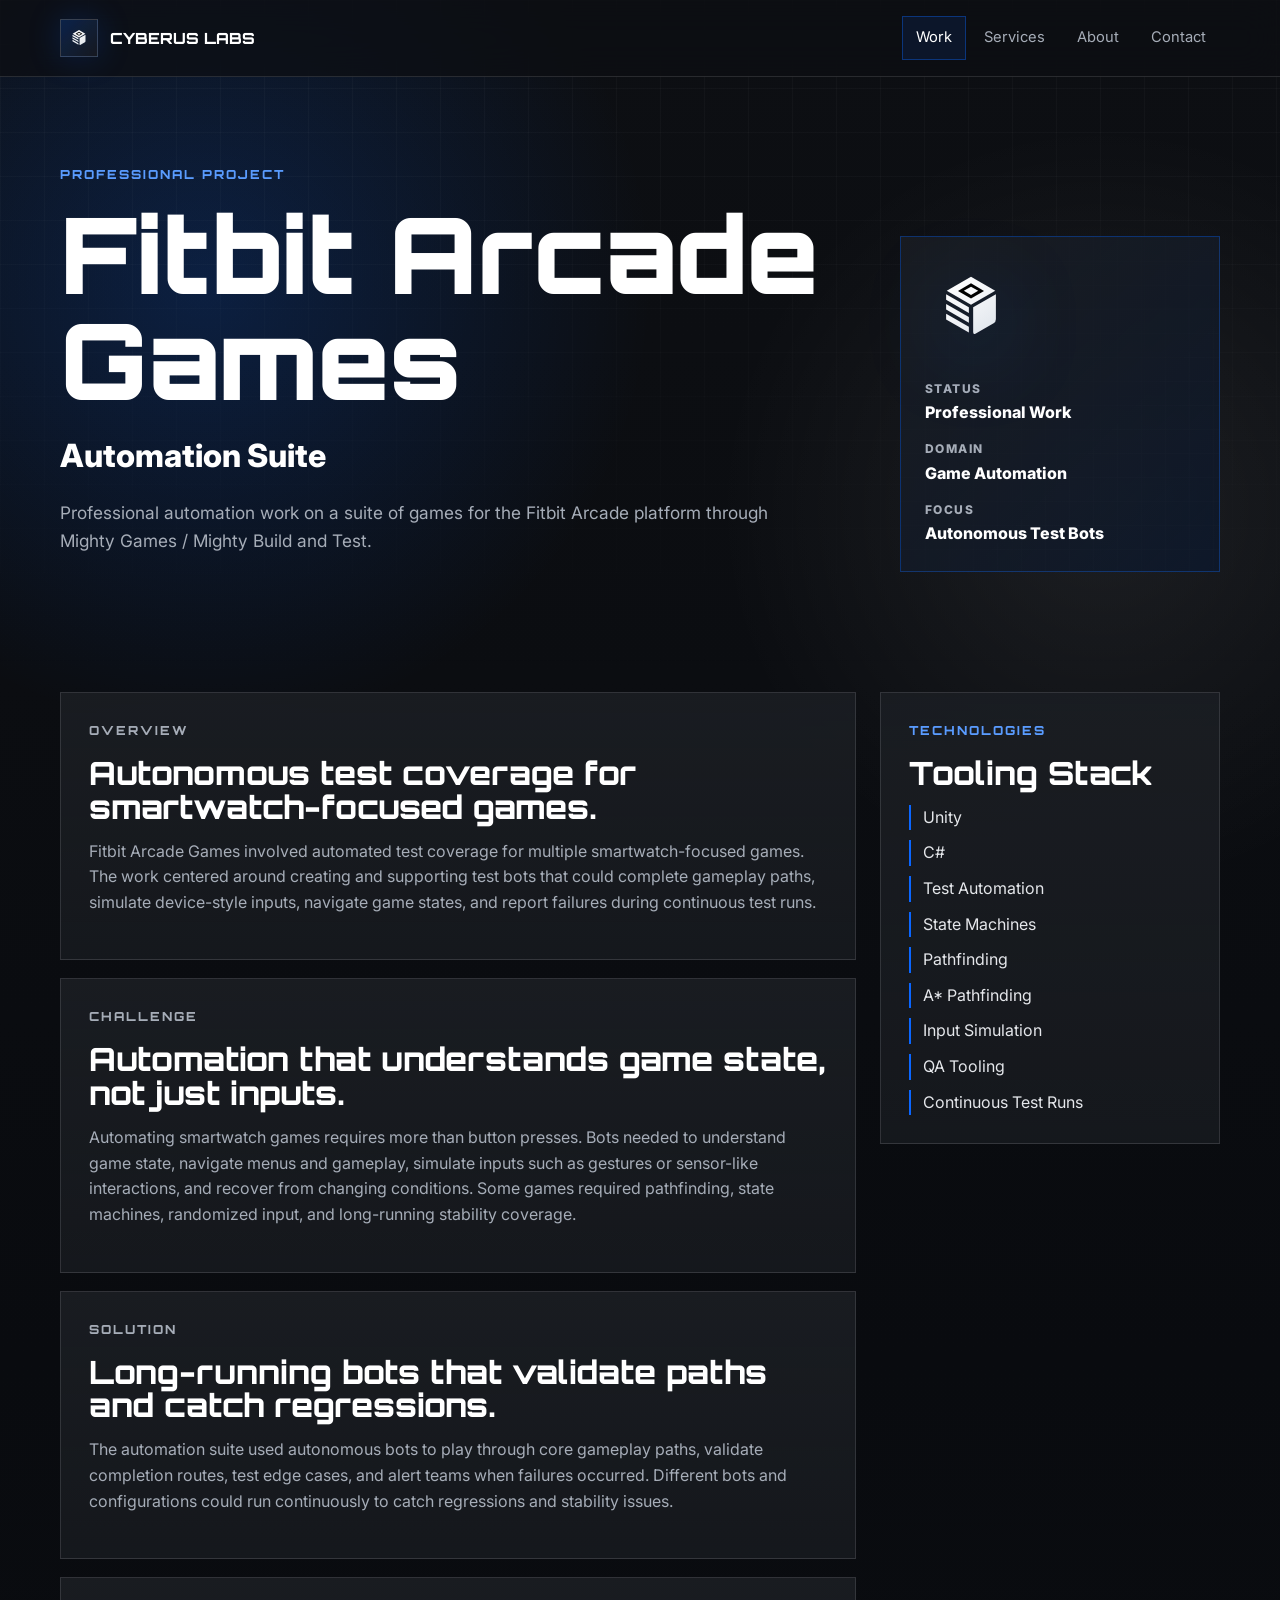
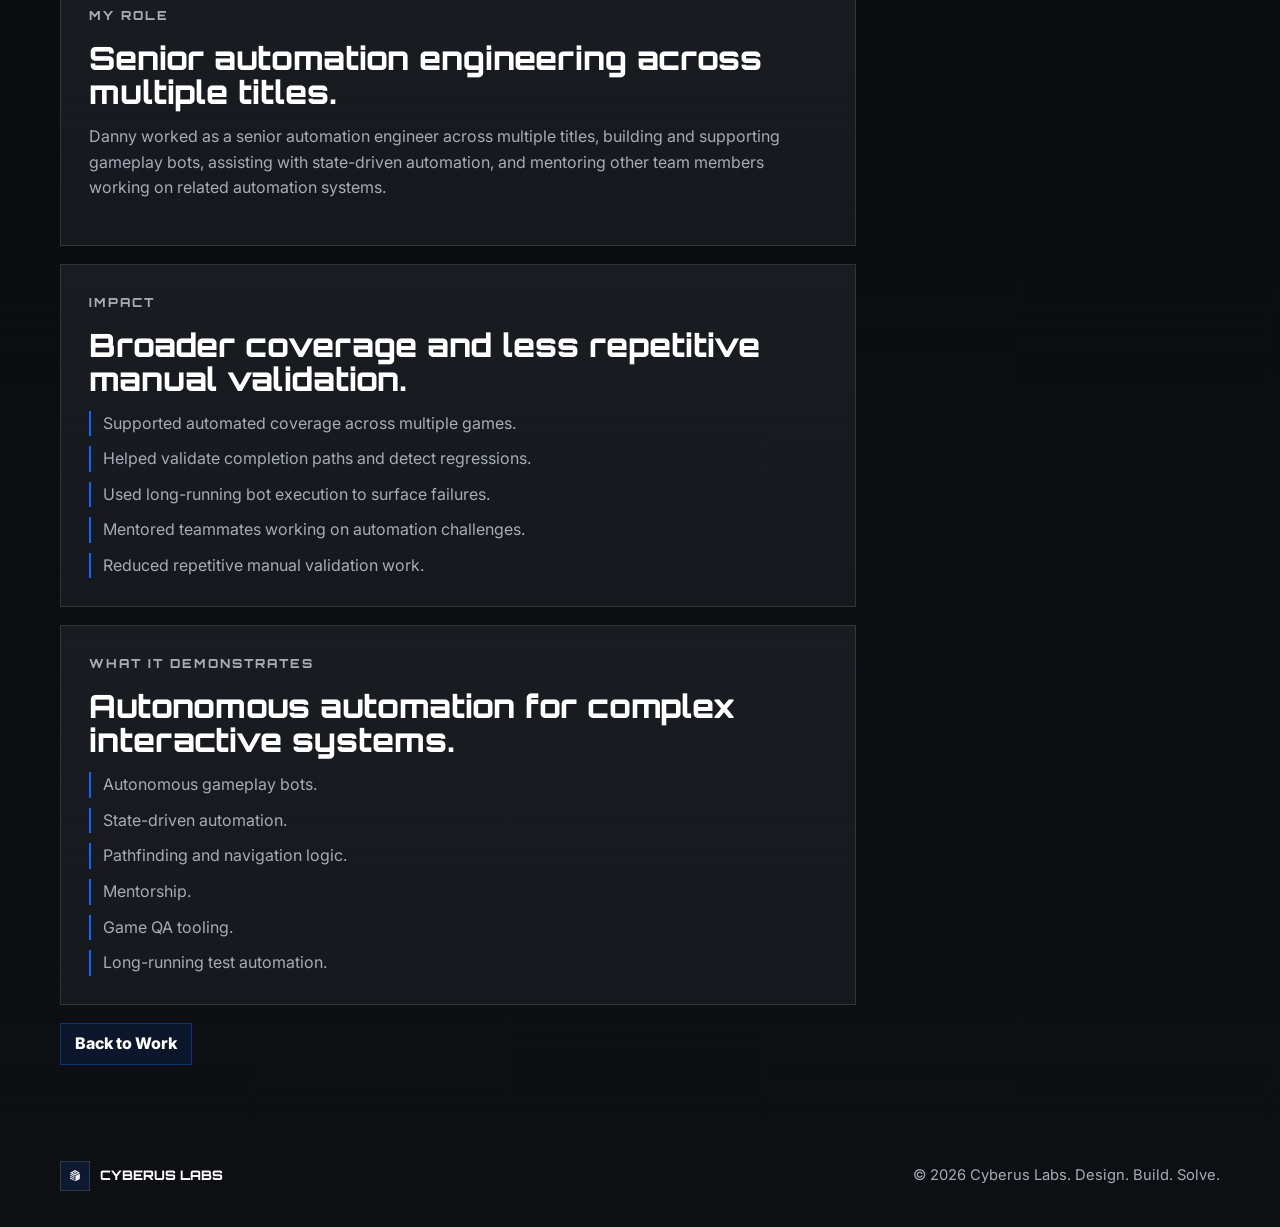
<file: projects/fitbit-arcade-games.html>
<!DOCTYPE html>
<html lang="en">
<head>
  <meta charset="UTF-8">
  <meta name="viewport" content="width=device-width, initial-scale=1.0">
  <meta name="description" content="Fitbit Arcade Games project detail page for Cyberus Labs, covering professional game automation work at a high level.">
  <title>Fitbit Arcade Games | Cyberus Labs</title>
  <link rel="icon" href="../assets/logo/cyberus-cube.svg" type="image/svg+xml">
  <link rel="preconnect" href="https://fonts.googleapis.com">
  <link rel="preconnect" href="https://fonts.gstatic.com" crossorigin>
  <link href="https://fonts.googleapis.com/css2?family=Inter:wght@400;500;600;700;800&family=Orbitron:wght@600;700;800;900&display=swap" rel="stylesheet">
  <link rel="stylesheet" href="../styles.css">
</head>
<body class="project-page">
  <div class="site-shell">
    <header class="site-header subpage-header" data-header>
      <nav class="nav subpage-nav" aria-label="Project navigation">
        <a class="brand" href="../index.html" aria-label="Cyberus Labs home">
          <img class="brand-mark" src="../assets/logo/cyberus-cube.svg" alt="" aria-hidden="true">
          <span class="brand-name">Cyberus Labs</span>
        </a>
        <div class="nav-links is-static">
          <a href="../work.html" aria-current="page">Work</a>
          <a href="../index.html#services">Services</a>
          <a href="../index.html#about">About</a>
          <a href="../index.html#contact">Contact</a>
        </div>
      </nav>
    </header>

    <main>
      <section class="section project-detail-hero">
        <div>
          <p class="eyebrow">Professional Project</p>
          <h1>Fitbit Arcade Games</h1>
          <p class="project-detail-subtitle">Automation Suite</p>
          <p class="project-context">Professional automation work on a suite of games for the Fitbit Arcade platform through Mighty Games / Mighty Build and Test.</p>
        </div>
        <aside class="project-meta-panel" aria-label="Fitbit Arcade Games project summary">
          <img src="../assets/logo/cyberus-cube.svg" alt="" aria-hidden="true">
          <dl>
            <div><dt>Status</dt><dd>Professional Work</dd></div>
            <div><dt>Domain</dt><dd>Game Automation</dd></div>
            <div><dt>Focus</dt><dd>Autonomous Test Bots</dd></div>
          </dl>
        </aside>
      </section>

      <section class="section project-detail-grid">
        <div class="detail-stack">
          <article class="detail-card">
            <p class="eyebrow">Overview</p>
            <h2>Autonomous test coverage for smartwatch-focused games.</h2>
            <p>Fitbit Arcade Games involved automated test coverage for multiple smartwatch-focused games. The work centered around creating and supporting test bots that could complete gameplay paths, simulate device-style inputs, navigate game states, and report failures during continuous test runs.</p>
          </article>
          <article class="detail-card">
            <p class="eyebrow">Challenge</p>
            <h2>Automation that understands game state, not just inputs.</h2>
            <p>Automating smartwatch games requires more than button presses. Bots needed to understand game state, navigate menus and gameplay, simulate inputs such as gestures or sensor-like interactions, and recover from changing conditions. Some games required pathfinding, state machines, randomized input, and long-running stability coverage.</p>
          </article>
          <article class="detail-card">
            <p class="eyebrow">Solution</p>
            <h2>Long-running bots that validate paths and catch regressions.</h2>
            <p>The automation suite used autonomous bots to play through core gameplay paths, validate completion routes, test edge cases, and alert teams when failures occurred. Different bots and configurations could run continuously to catch regressions and stability issues.</p>
          </article>
          <article class="detail-card">
            <p class="eyebrow">My Role</p>
            <h2>Senior automation engineering across multiple titles.</h2>
            <p>Danny worked as a senior automation engineer across multiple titles, building and supporting gameplay bots, assisting with state-driven automation, and mentoring other team members working on related automation systems.</p>
          </article>
          <article class="detail-card">
            <p class="eyebrow">Impact</p>
            <h2>Broader coverage and less repetitive manual validation.</h2>
            <ul class="detail-list">
              <li>Supported automated coverage across multiple games.</li>
              <li>Helped validate completion paths and detect regressions.</li>
              <li>Used long-running bot execution to surface failures.</li>
              <li>Mentored teammates working on automation challenges.</li>
              <li>Reduced repetitive manual validation work.</li>
            </ul>
          </article>
          <article class="detail-card">
            <p class="eyebrow">What It Demonstrates</p>
            <h2>Autonomous automation for complex interactive systems.</h2>
            <ul class="detail-list">
              <li>Autonomous gameplay bots.</li>
              <li>State-driven automation.</li>
              <li>Pathfinding and navigation logic.</li>
              <li>Mentorship.</li>
              <li>Game QA tooling.</li>
              <li>Long-running test automation.</li>
            </ul>
          </article>
          <a class="back-link" href="../work.html">Back to Work</a>
        </div>

        <aside class="technology-card">
          <p class="eyebrow">Technologies</p>
          <h2>Tooling Stack</h2>
          <ul class="technology-list">
            <li>Unity</li>
            <li>C#</li>
            <li>Test Automation</li>
            <li>State Machines</li>
            <li>Pathfinding</li>
            <li>A* Pathfinding</li>
            <li>Input Simulation</li>
            <li>QA Tooling</li>
            <li>Continuous Test Runs</li>
          </ul>
        </aside>
      </section>
    </main>

    <footer class="site-footer">
      <a class="footer-brand" href="../index.html" aria-label="Cyberus Labs home">
        <img src="../assets/logo/cyberus-cube.svg" alt="" aria-hidden="true">
        <span>Cyberus Labs</span>
      </a>
      <p>&copy; <span data-year></span> Cyberus Labs. Design. Build. Solve.</p>
    </footer>
  </div>
  <script src="../script.js"></script>
</body>
</html>
</file>
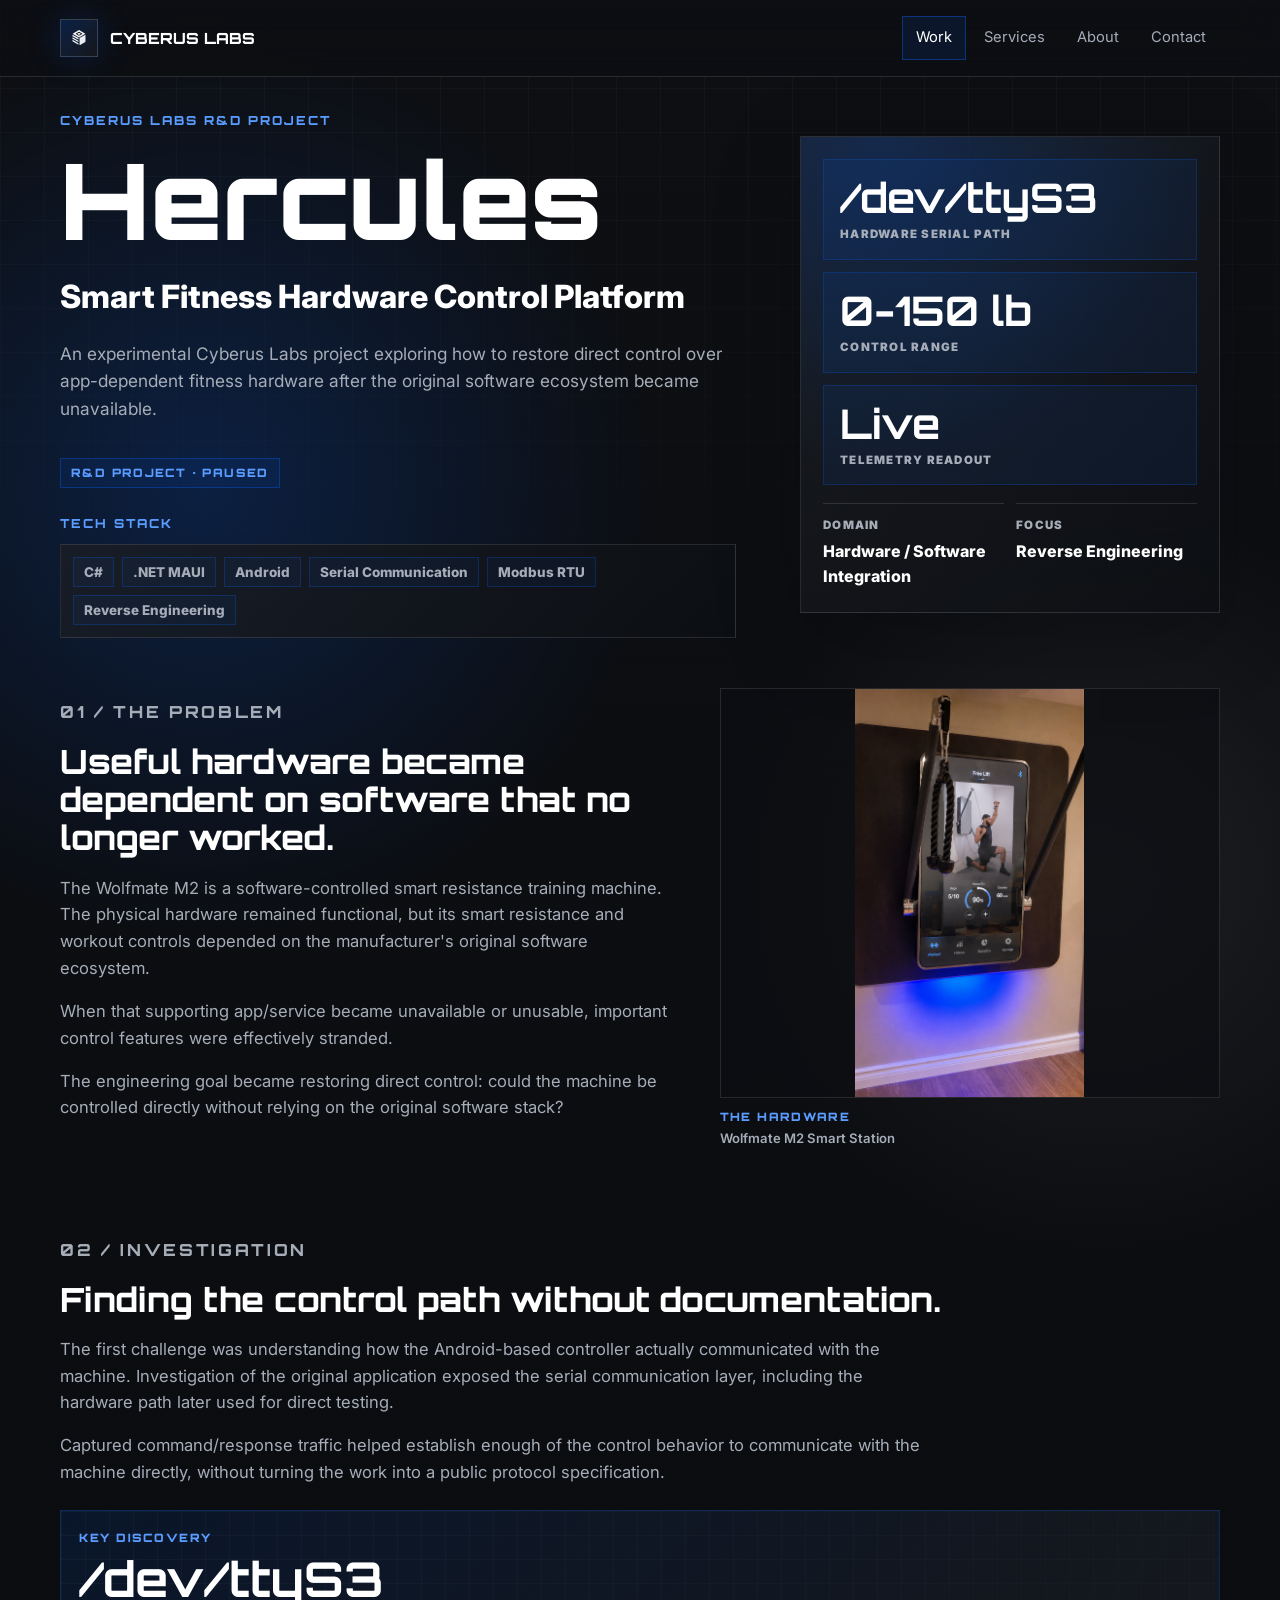
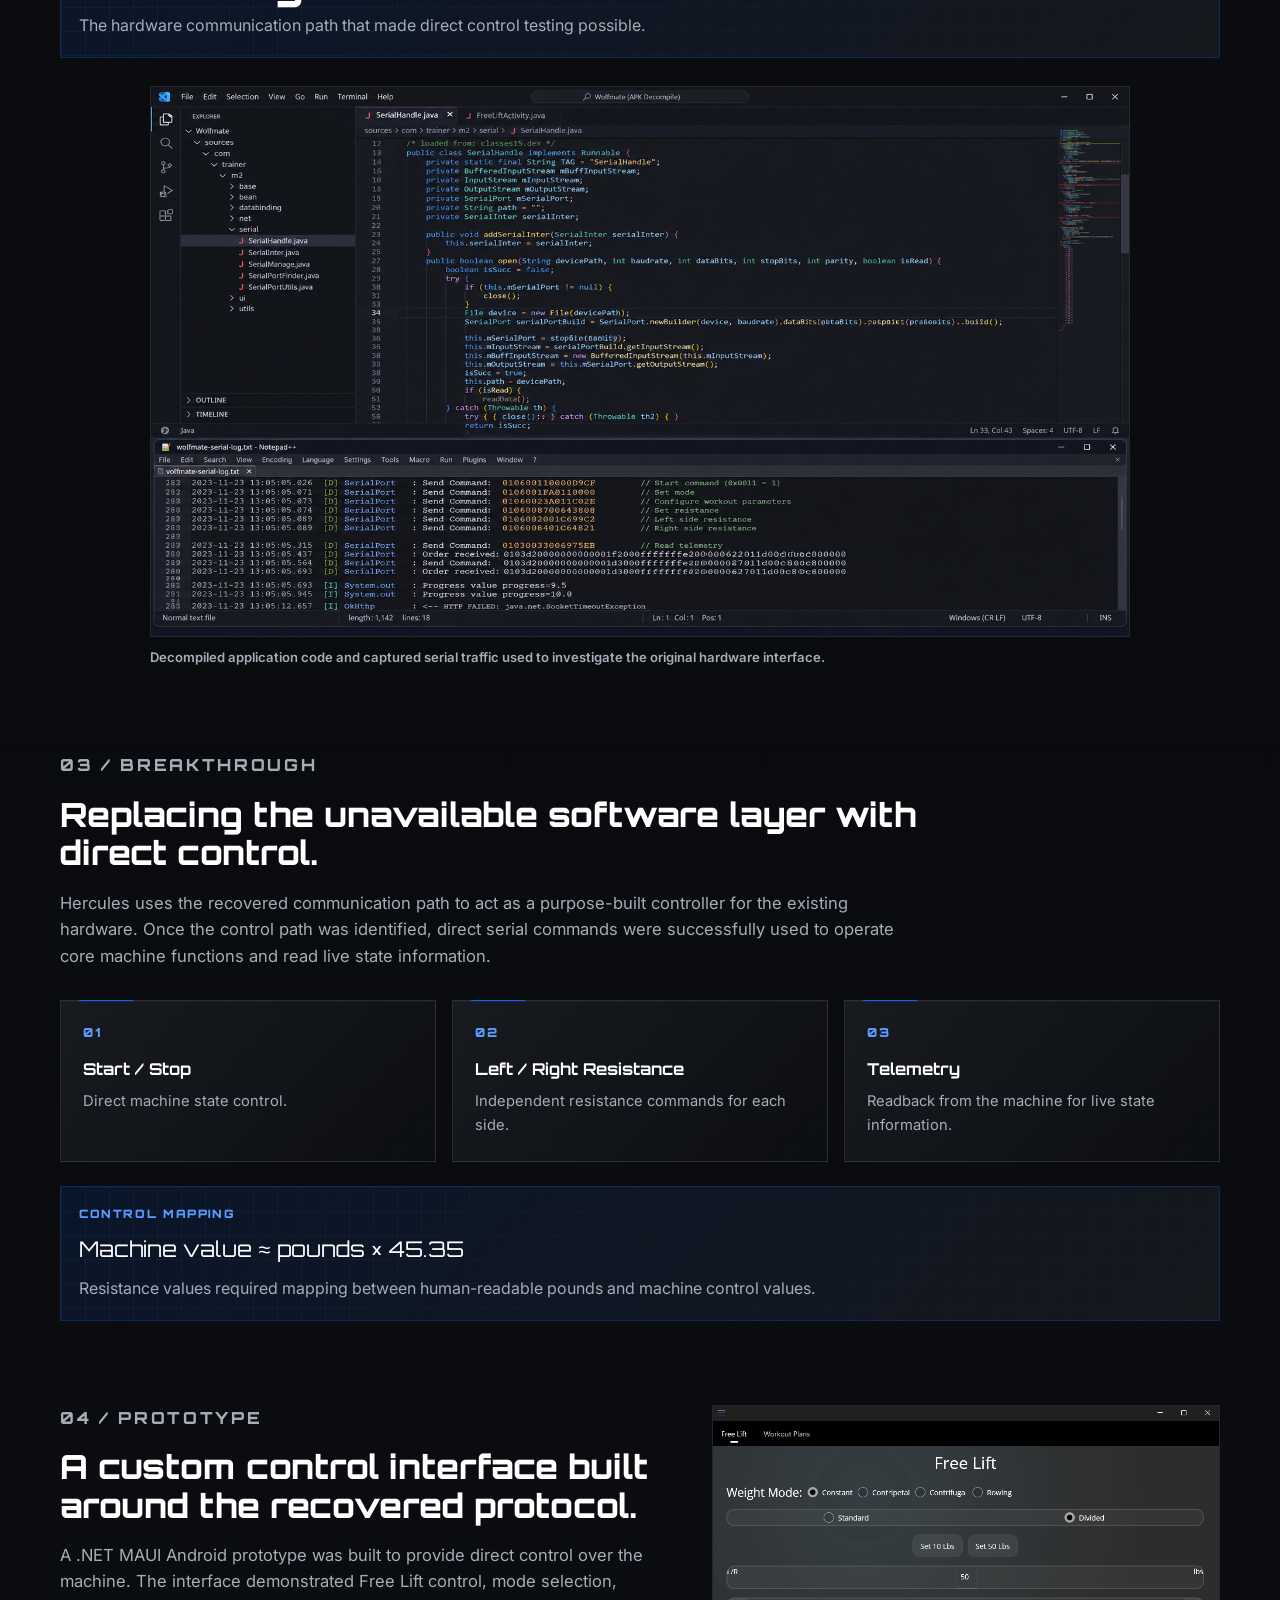
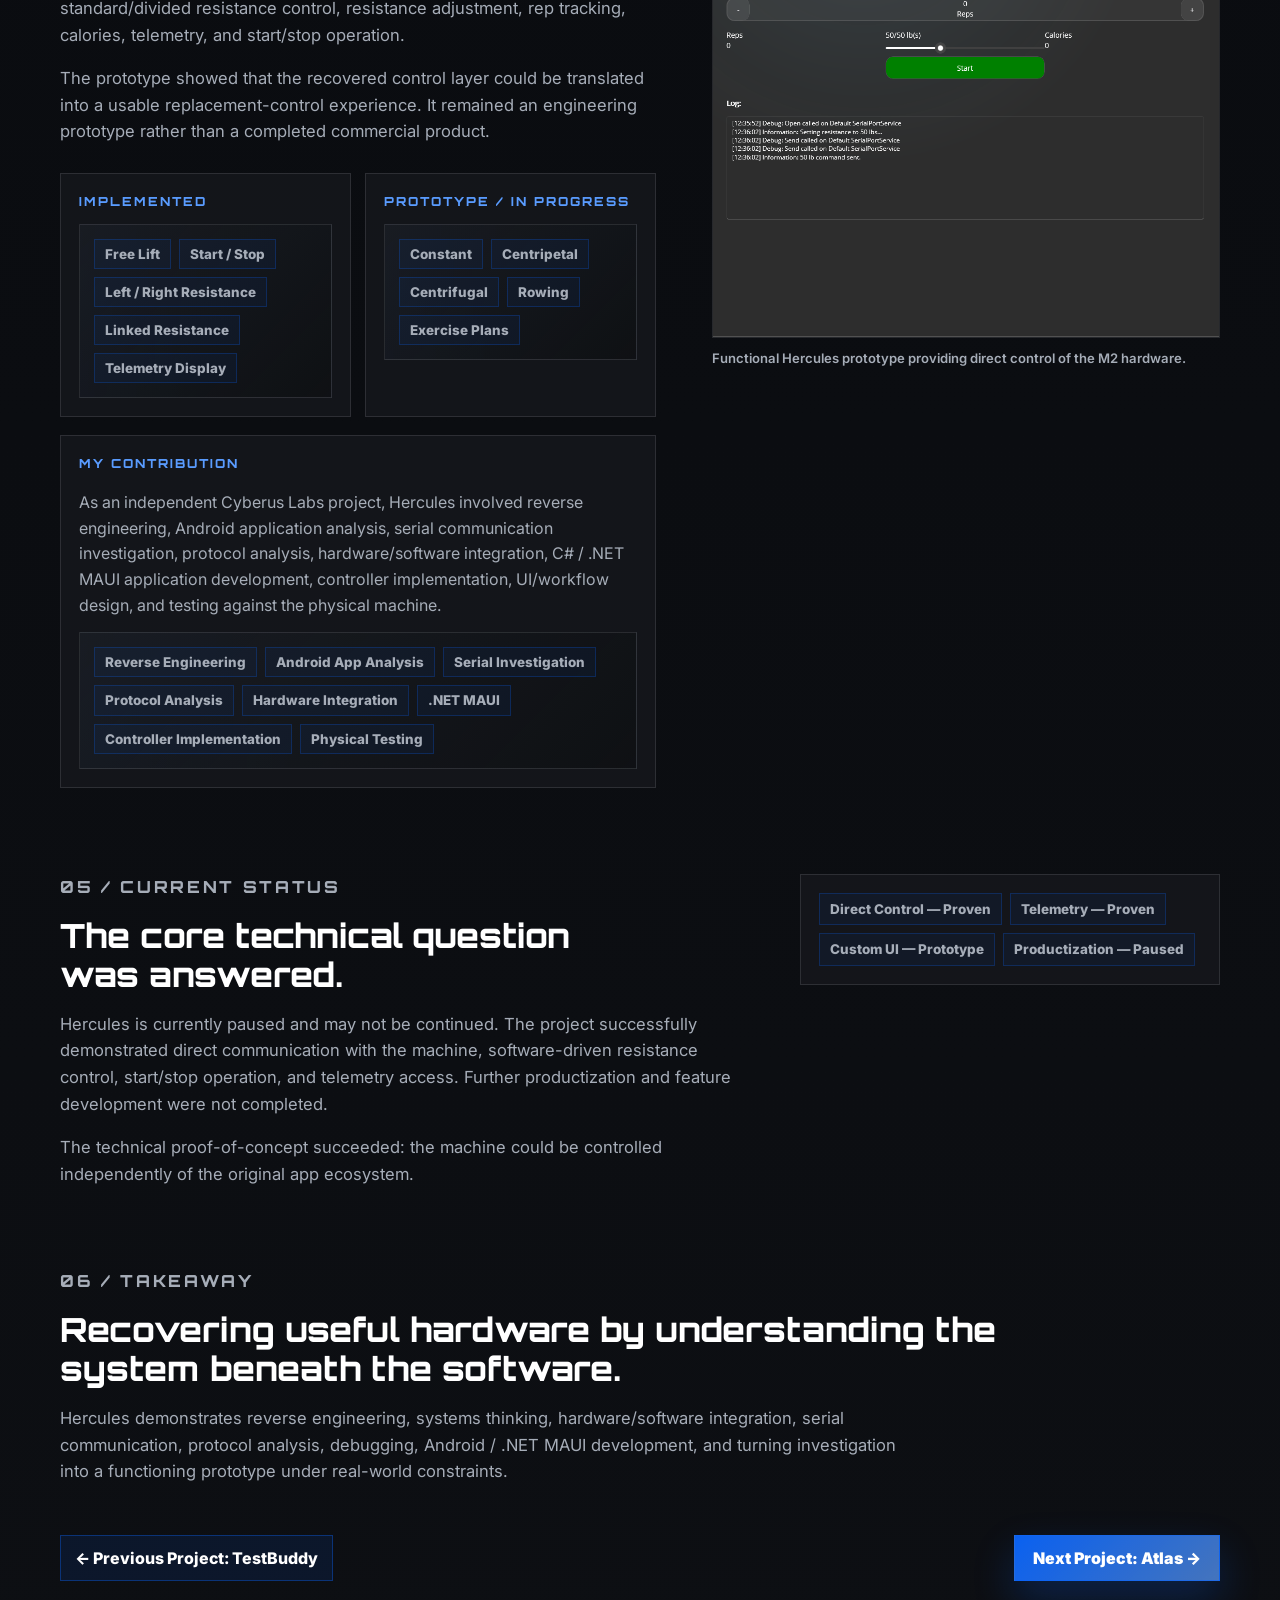
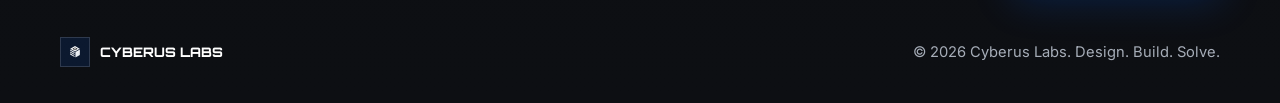
<file: projects/hercules.html>
<!DOCTYPE html>
<html lang="en">
<head>
  <meta charset="UTF-8">
  <meta name="viewport" content="width=device-width, initial-scale=1.0">
  <meta name="description" content="Hercules case study for Cyberus Labs, covering an R&D project focused on reverse-engineering app-dependent fitness hardware control.">
  <title>Hercules | Cyberus Labs</title>
  <link rel="icon" href="../assets/logo/cyberus-cube.svg" type="image/svg+xml">
  <link rel="preconnect" href="https://fonts.googleapis.com">
  <link rel="preconnect" href="https://fonts.gstatic.com" crossorigin>
  <link href="https://fonts.googleapis.com/css2?family=Inter:wght@400;500;600;700;800&family=Orbitron:wght@600;700;800;900&display=swap" rel="stylesheet">
  <link rel="stylesheet" href="../styles.css">
</head>
<body class="project-page case-study-page r-and-d-page">
  <div class="site-shell">
    <header class="site-header subpage-header" data-header>
      <nav class="nav subpage-nav" aria-label="Project navigation">
        <a class="brand" href="../index.html" aria-label="Cyberus Labs home">
          <img class="brand-mark" src="../assets/logo/cyberus-cube.svg" alt="" aria-hidden="true">
          <span class="brand-name">Cyberus Labs</span>
        </a>

        <div class="nav-links is-static">
          <a href="../work.html" aria-current="page">Work</a>
          <a href="../index.html#services">Services</a>
          <a href="../index.html#about">About</a>
          <a href="../index.html#contact">Contact</a>
        </div>
      </nav>
    </header>

    <main>
      <section class="section case-hero">
        <div class="case-hero-copy">
          <p class="eyebrow">Cyberus Labs R&amp;D Project</p>
          <h1>Hercules</h1>
          <p class="project-detail-subtitle">Smart Fitness Hardware Control Platform</p>
          <p class="project-context">An experimental Cyberus Labs project exploring how to restore direct control over app-dependent fitness hardware after the original software ecosystem became unavailable.</p>
          <div class="status-inline">R&amp;D Project &middot; Paused</div>

          <div class="hero-tech-stack" aria-label="Hercules tech stack">
            <p class="eyebrow">Tech Stack</p>
            <div class="tech-stack-strip">
              <span>C#</span>
              <span>.NET MAUI</span>
              <span>Android</span>
              <span>Serial Communication</span>
              <span>Modbus RTU</span>
              <span>Reverse Engineering</span>
            </div>
          </div>
        </div>

        <aside class="case-summary-panel" aria-label="Hercules project summary">
          <div class="case-summary-metrics">
            <div class="case-metric">
              <strong>/dev/ttyS3</strong>
              <span>Hardware Serial Path</span>
            </div>
            <div class="case-metric">
              <strong>0-150 lb</strong>
              <span>Control Range</span>
            </div>
            <div class="case-metric">
              <strong>Live</strong>
              <span>Telemetry Readout</span>
            </div>
          </div>
          <dl class="case-summary-meta">
            <div>
              <dt>Domain</dt>
              <dd>Hardware / Software Integration</dd>
            </div>
            <div>
              <dt>Focus</dt>
              <dd>Reverse Engineering</dd>
            </div>
          </dl>
        </aside>
      </section>

      <section class="section case-section problem-section origin-section">
        <div>
          <p class="eyebrow">01 / The Problem</p>
          <h2>Useful hardware became dependent on software that no longer worked.</h2>
          <p>The Wolfmate M2 is a software-controlled smart resistance training machine. The physical hardware remained functional, but its smart resistance and workout controls depended on the manufacturer's original software ecosystem.</p>
          <p>When that supporting app/service became unavailable or unusable, important control features were effectively stranded.</p>
          <p>The engineering goal became restoring direct control: could the machine be controlled directly without relying on the original software stack?</p>
        </div>

        <figure class="r-d-image r-d-image-hardware">
          <img src="../assets/images/wolfmate-machine.png" alt="Wolfmate M2 Smart Station hardware">
          <figcaption><span>The Hardware</span> Wolfmate M2 Smart Station</figcaption>
        </figure>
      </section>

      <section class="section case-section investigation-section">
        <div class="case-section-copy">
          <p class="eyebrow">02 / Investigation</p>
          <h2>Finding the control path without documentation.</h2>
          <p>The first challenge was understanding how the Android-based controller actually communicated with the machine. Investigation of the original application exposed the serial communication layer, including the hardware path later used for direct testing.</p>
          <p>Captured command/response traffic helped establish enough of the control behavior to communicate with the machine directly, without turning the work into a public protocol specification.</p>
        </div>

        <div class="case-callout">
          <span>Key Discovery</span>
          <strong>/dev/ttyS3</strong>
          <p>The hardware communication path that made direct control testing possible.</p>
        </div>

        <figure class="r-d-image r-d-image-evidence">
          <img src="../assets/images/wolfmate-decompiled.png" alt="Sanitized decompiled application code and serial traffic investigation">
          <figcaption>Decompiled application code and captured serial traffic used to investigate the original hardware interface.</figcaption>
        </figure>
      </section>

      <section class="section case-section case-section-system">
        <div class="case-section-copy">
          <p class="eyebrow">03 / Breakthrough</p>
          <h2>Replacing the unavailable software layer with direct control.</h2>
          <p>Hercules uses the recovered communication path to act as a purpose-built controller for the existing hardware. Once the control path was identified, direct serial commands were successfully used to operate core machine functions and read live state information.</p>
        </div>

        <div class="capability-groups capability-groups-compact" aria-label="Recovered Hercules control areas">
          <article>
            <h3>Start / Stop</h3>
            <p>Direct machine state control.</p>
          </article>
          <article>
            <h3>Left / Right Resistance</h3>
            <p>Independent resistance commands for each side.</p>
          </article>
          <article>
            <h3>Telemetry</h3>
            <p>Readback from the machine for live state information.</p>
          </article>
        </div>

        <div class="engineering-note">
          <span>Control Mapping</span>
          <code>Machine value ≈ pounds × 45.35</code>
          <p>Resistance values required mapping between human-readable pounds and machine control values.</p>
        </div>
      </section>

      <section class="section case-section case-section-major prototype-section">
        <div class="prototype-content">
          <div class="case-section-copy">
            <p class="eyebrow">04 / Prototype</p>
            <h2>A custom control interface built around the recovered protocol.</h2>
            <p>A .NET MAUI Android prototype was built to provide direct control over the machine. The interface demonstrated Free Lift control, mode selection, standard/divided resistance control, resistance adjustment, rep tracking, calories, telemetry, and start/stop operation.</p>
            <p>The prototype showed that the recovered control layer could be translated into a usable replacement-control experience. It remained an engineering prototype rather than a completed commercial product.</p>
          </div>

          <div class="prototype-grid">
            <div>
              <p class="eyebrow">Implemented</p>
              <div class="tech-stack-strip">
                <span>Free Lift</span>
                <span>Start / Stop</span>
                <span>Left / Right Resistance</span>
                <span>Linked Resistance</span>
                <span>Telemetry Display</span>
              </div>
            </div>
            <div>
              <p class="eyebrow">Prototype / In Progress</p>
              <div class="tech-stack-strip">
                <span>Constant</span>
                <span>Centripetal</span>
                <span>Centrifugal</span>
                <span>Rowing</span>
                <span>Exercise Plans</span>
              </div>
            </div>
          </div>

          <div class="independent-contribution">
            <p class="eyebrow">My Contribution</p>
            <p>As an independent Cyberus Labs project, Hercules involved reverse engineering, Android application analysis, serial communication investigation, protocol analysis, hardware/software integration, C# / .NET MAUI application development, controller implementation, UI/workflow design, and testing against the physical machine.</p>
            <div class="tech-stack-strip">
              <span>Reverse Engineering</span>
              <span>Android App Analysis</span>
              <span>Serial Investigation</span>
              <span>Protocol Analysis</span>
              <span>Hardware Integration</span>
              <span>.NET MAUI</span>
              <span>Controller Implementation</span>
              <span>Physical Testing</span>
            </div>
          </div>
        </div>

        <figure class="r-d-image r-d-image-ui">
          <img src="../assets/images/hercules-ui.png" alt="Hercules Free Lift prototype interface">
          <figcaption>Functional Hercules prototype providing direct control of the M2 hardware.</figcaption>
        </figure>
      </section>

      <section class="section case-section case-section-compact status-section">
        <div class="case-section-copy">
          <p class="eyebrow">05 / Current Status</p>
          <h2>The core technical question was answered.</h2>
          <p>Hercules is currently paused and may not be continued. The project successfully demonstrated direct communication with the machine, software-driven resistance control, start/stop operation, and telemetry access. Further productization and feature development were not completed.</p>
          <p>The technical proof-of-concept succeeded: the machine could be controlled independently of the original app ecosystem.</p>
        </div>

        <div class="status-chip-grid" aria-label="Hercules project status">
          <span>Direct Control &mdash; Proven</span>
          <span>Telemetry &mdash; Proven</span>
          <span>Custom UI &mdash; Prototype</span>
          <span>Productization &mdash; Paused</span>
        </div>
      </section>

      <section class="section case-section case-section-compact takeaway-section">
        <p class="eyebrow">06 / Takeaway</p>
        <h2>Recovering useful hardware by understanding the system beneath the software.</h2>
        <p>Hercules demonstrates reverse engineering, systems thinking, hardware/software integration, serial communication, protocol analysis, debugging, Android / .NET MAUI development, and turning investigation into a functioning prototype under real-world constraints.</p>
      </section>

      <nav class="section case-study-nav" aria-label="Project navigation">
        <a class="back-link" href="testbuddy.html">&larr; Previous Project: TestBuddy</a>
        <a class="next-project-link" href="atlas.html">Next Project: Atlas &rarr;</a>
      </nav>
    </main>

    <footer class="site-footer">
      <a class="footer-brand" href="../index.html" aria-label="Cyberus Labs home">
        <img src="../assets/logo/cyberus-cube.svg" alt="" aria-hidden="true">
        <span>Cyberus Labs</span>
      </a>
      <p>&copy; <span data-year></span> Cyberus Labs. Design. Build. Solve.</p>
    </footer>
  </div>

  <script src="../script.js"></script>
</body>
</html>
</file>
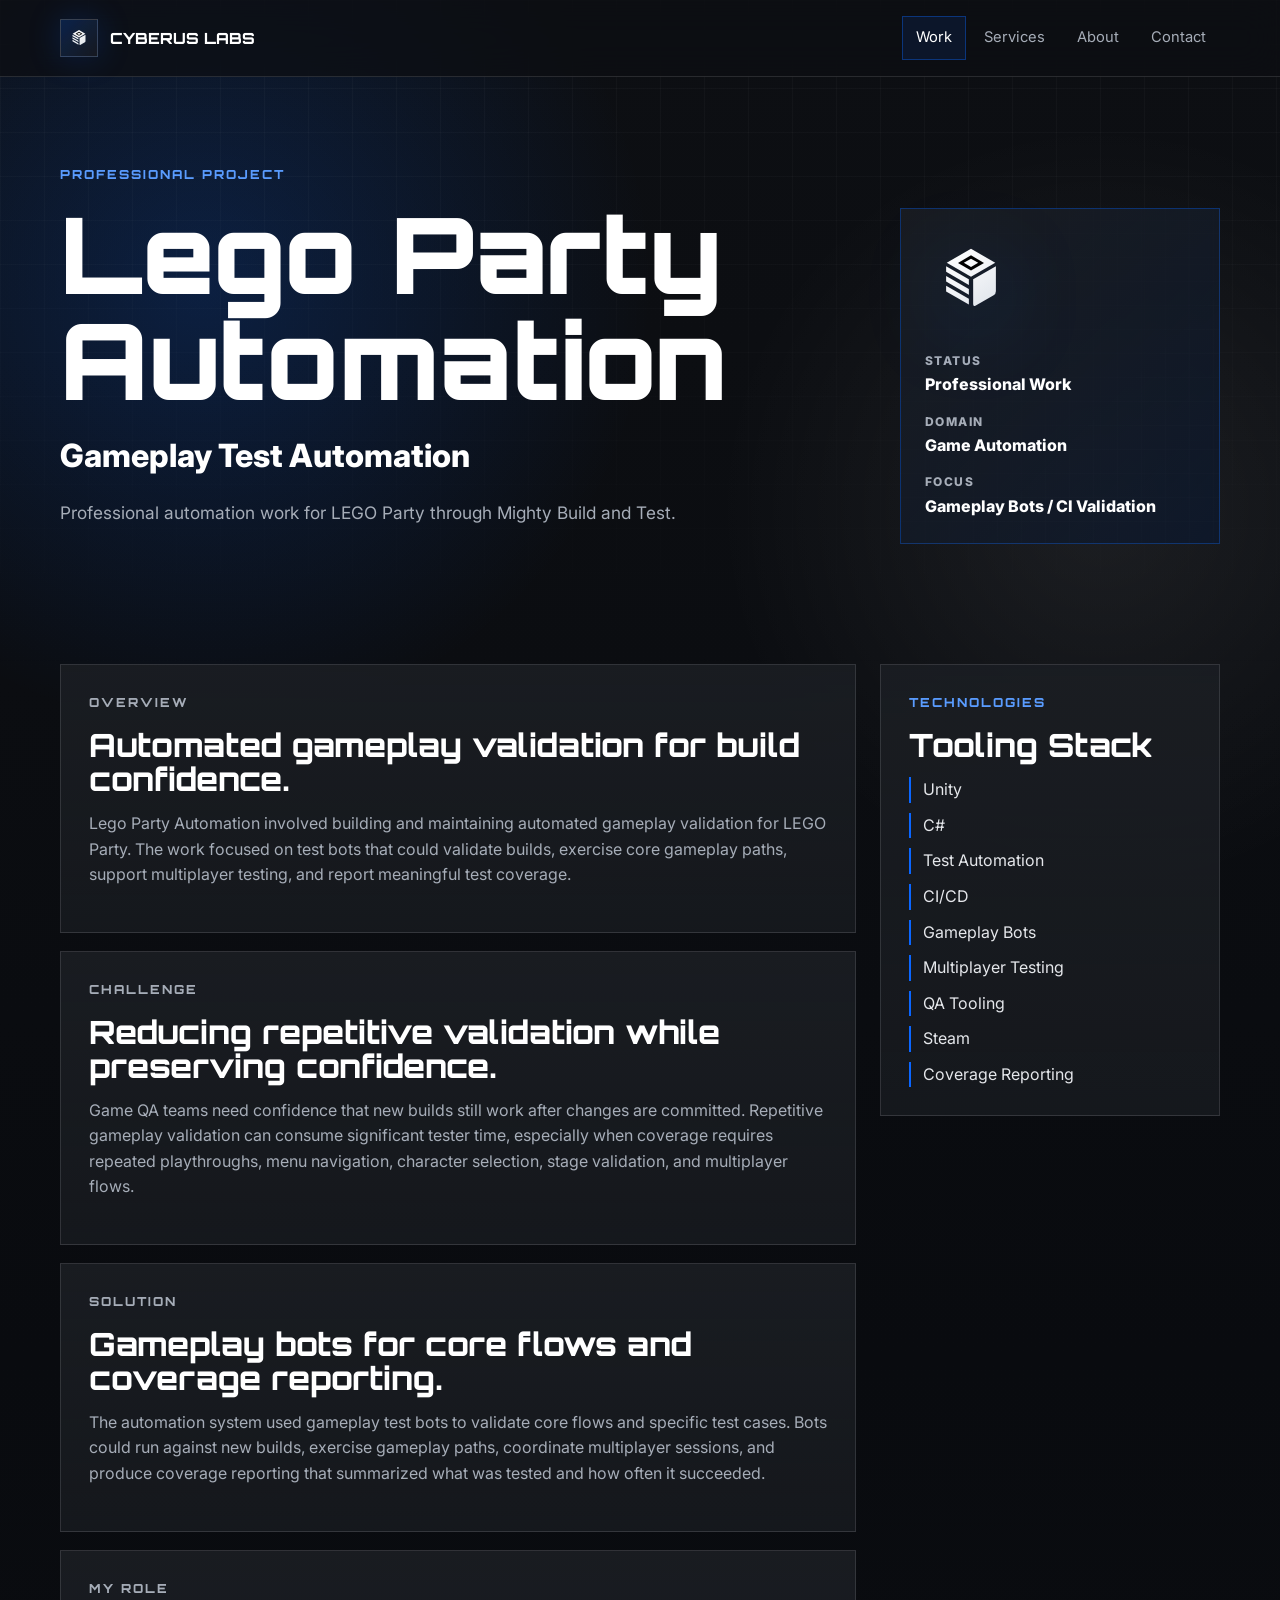
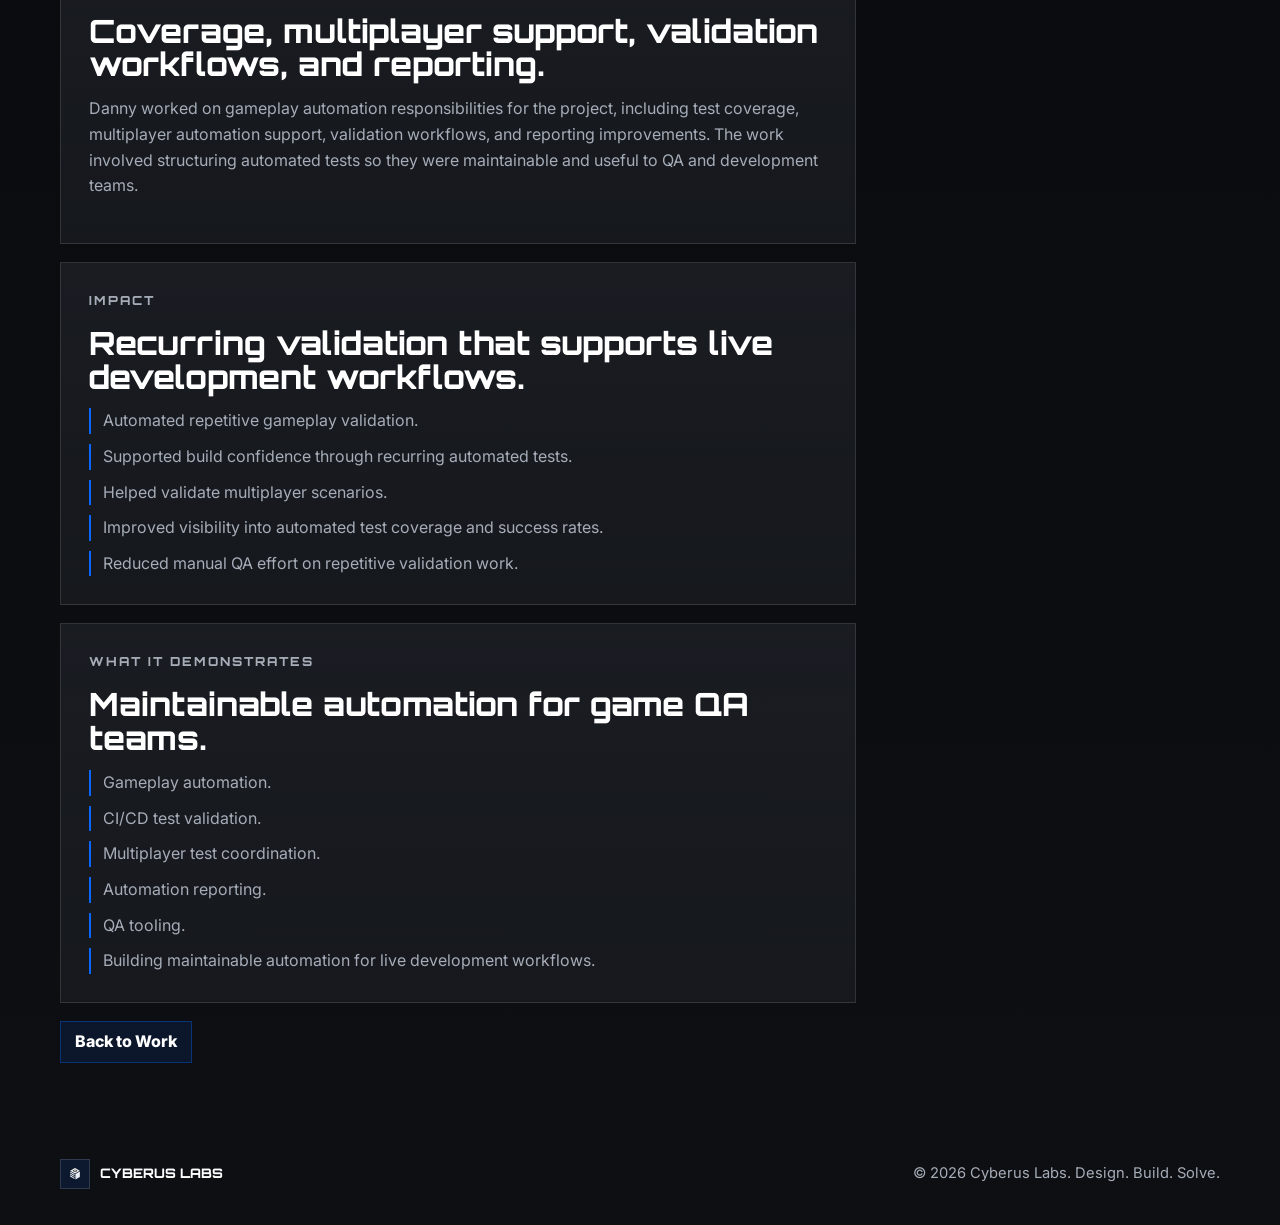
<file: projects/lego-party-automation.html>
<!DOCTYPE html>
<html lang="en">
<head>
  <meta charset="UTF-8">
  <meta name="viewport" content="width=device-width, initial-scale=1.0">
  <meta name="description" content="Lego Party Automation project detail page for Cyberus Labs, covering professional gameplay test automation at a high level.">
  <title>Lego Party Automation | Cyberus Labs</title>
  <link rel="icon" href="../assets/logo/cyberus-cube.svg" type="image/svg+xml">
  <link rel="preconnect" href="https://fonts.googleapis.com">
  <link rel="preconnect" href="https://fonts.gstatic.com" crossorigin>
  <link href="https://fonts.googleapis.com/css2?family=Inter:wght@400;500;600;700;800&family=Orbitron:wght@600;700;800;900&display=swap" rel="stylesheet">
  <link rel="stylesheet" href="../styles.css">
</head>
<body class="project-page">
  <div class="site-shell">
    <header class="site-header subpage-header" data-header>
      <nav class="nav subpage-nav" aria-label="Project navigation">
        <a class="brand" href="../index.html" aria-label="Cyberus Labs home">
          <img class="brand-mark" src="../assets/logo/cyberus-cube.svg" alt="" aria-hidden="true">
          <span class="brand-name">Cyberus Labs</span>
        </a>
        <div class="nav-links is-static">
          <a href="../work.html" aria-current="page">Work</a>
          <a href="../index.html#services">Services</a>
          <a href="../index.html#about">About</a>
          <a href="../index.html#contact">Contact</a>
        </div>
      </nav>
    </header>

    <main>
      <section class="section project-detail-hero">
        <div>
          <p class="eyebrow">Professional Project</p>
          <h1>Lego Party Automation</h1>
          <p class="project-detail-subtitle">Gameplay Test Automation</p>
          <p class="project-context">Professional automation work for LEGO Party through Mighty Build and Test.</p>
        </div>
        <aside class="project-meta-panel" aria-label="Lego Party Automation project summary">
          <img src="../assets/logo/cyberus-cube.svg" alt="" aria-hidden="true">
          <dl>
            <div><dt>Status</dt><dd>Professional Work</dd></div>
            <div><dt>Domain</dt><dd>Game Automation</dd></div>
            <div><dt>Focus</dt><dd>Gameplay Bots / CI Validation</dd></div>
          </dl>
        </aside>
      </section>

      <section class="section project-detail-grid">
        <div class="detail-stack">
          <article class="detail-card">
            <p class="eyebrow">Overview</p>
            <h2>Automated gameplay validation for build confidence.</h2>
            <p>Lego Party Automation involved building and maintaining automated gameplay validation for LEGO Party. The work focused on test bots that could validate builds, exercise core gameplay paths, support multiplayer testing, and report meaningful test coverage.</p>
          </article>
          <article class="detail-card">
            <p class="eyebrow">Challenge</p>
            <h2>Reducing repetitive validation while preserving confidence.</h2>
            <p>Game QA teams need confidence that new builds still work after changes are committed. Repetitive gameplay validation can consume significant tester time, especially when coverage requires repeated playthroughs, menu navigation, character selection, stage validation, and multiplayer flows.</p>
          </article>
          <article class="detail-card">
            <p class="eyebrow">Solution</p>
            <h2>Gameplay bots for core flows and coverage reporting.</h2>
            <p>The automation system used gameplay test bots to validate core flows and specific test cases. Bots could run against new builds, exercise gameplay paths, coordinate multiplayer sessions, and produce coverage reporting that summarized what was tested and how often it succeeded.</p>
          </article>
          <article class="detail-card">
            <p class="eyebrow">My Role</p>
            <h2>Coverage, multiplayer support, validation workflows, and reporting.</h2>
            <p>Danny worked on gameplay automation responsibilities for the project, including test coverage, multiplayer automation support, validation workflows, and reporting improvements. The work involved structuring automated tests so they were maintainable and useful to QA and development teams.</p>
          </article>
          <article class="detail-card">
            <p class="eyebrow">Impact</p>
            <h2>Recurring validation that supports live development workflows.</h2>
            <ul class="detail-list">
              <li>Automated repetitive gameplay validation.</li>
              <li>Supported build confidence through recurring automated tests.</li>
              <li>Helped validate multiplayer scenarios.</li>
              <li>Improved visibility into automated test coverage and success rates.</li>
              <li>Reduced manual QA effort on repetitive validation work.</li>
            </ul>
          </article>
          <article class="detail-card">
            <p class="eyebrow">What It Demonstrates</p>
            <h2>Maintainable automation for game QA teams.</h2>
            <ul class="detail-list">
              <li>Gameplay automation.</li>
              <li>CI/CD test validation.</li>
              <li>Multiplayer test coordination.</li>
              <li>Automation reporting.</li>
              <li>QA tooling.</li>
              <li>Building maintainable automation for live development workflows.</li>
            </ul>
          </article>
          <a class="back-link" href="../work.html">Back to Work</a>
        </div>

        <aside class="technology-card">
          <p class="eyebrow">Technologies</p>
          <h2>Tooling Stack</h2>
          <ul class="technology-list">
            <li>Unity</li>
            <li>C#</li>
            <li>Test Automation</li>
            <li>CI/CD</li>
            <li>Gameplay Bots</li>
            <li>Multiplayer Testing</li>
            <li>QA Tooling</li>
            <li>Steam</li>
            <li>Coverage Reporting</li>
          </ul>
        </aside>
      </section>
    </main>

    <footer class="site-footer">
      <a class="footer-brand" href="../index.html" aria-label="Cyberus Labs home">
        <img src="../assets/logo/cyberus-cube.svg" alt="" aria-hidden="true">
        <span>Cyberus Labs</span>
      </a>
      <p>&copy; <span data-year></span> Cyberus Labs. Design. Build. Solve.</p>
    </footer>
  </div>
  <script src="../script.js"></script>
</body>
</html>
</file>
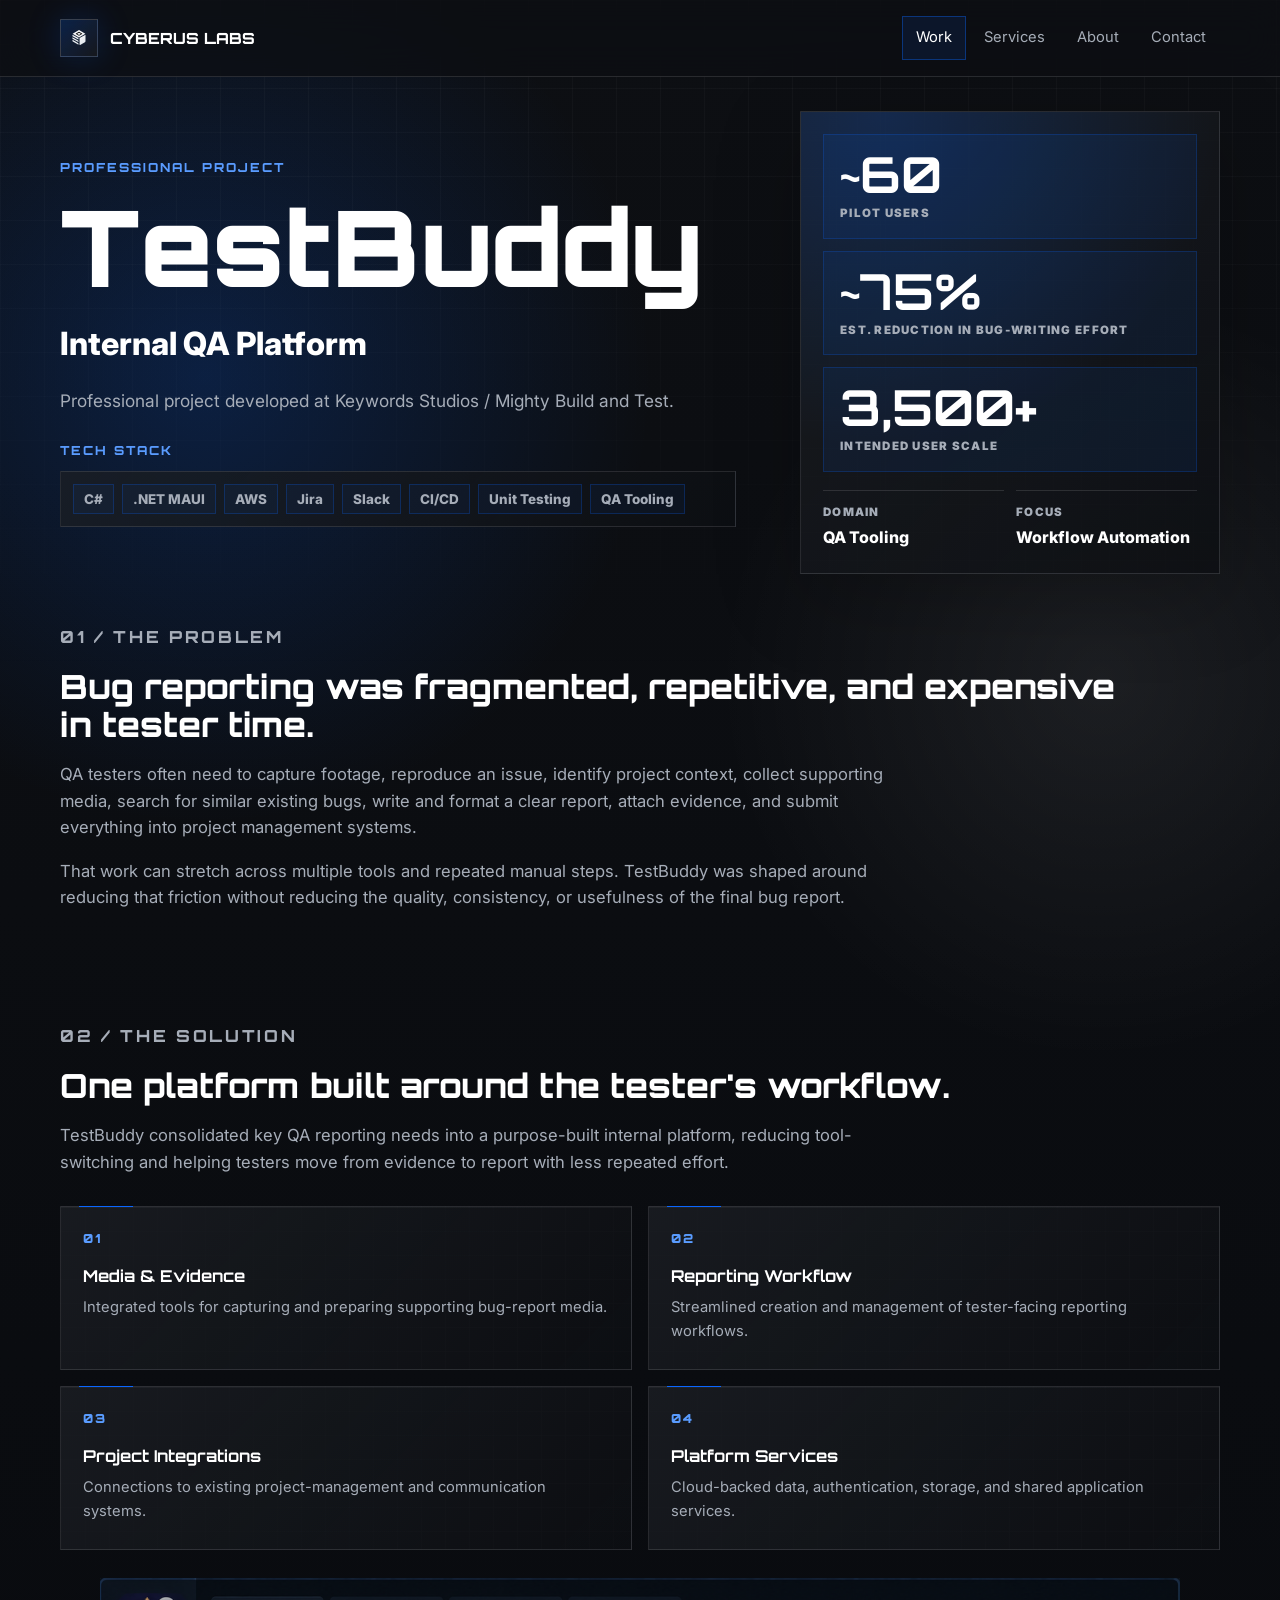
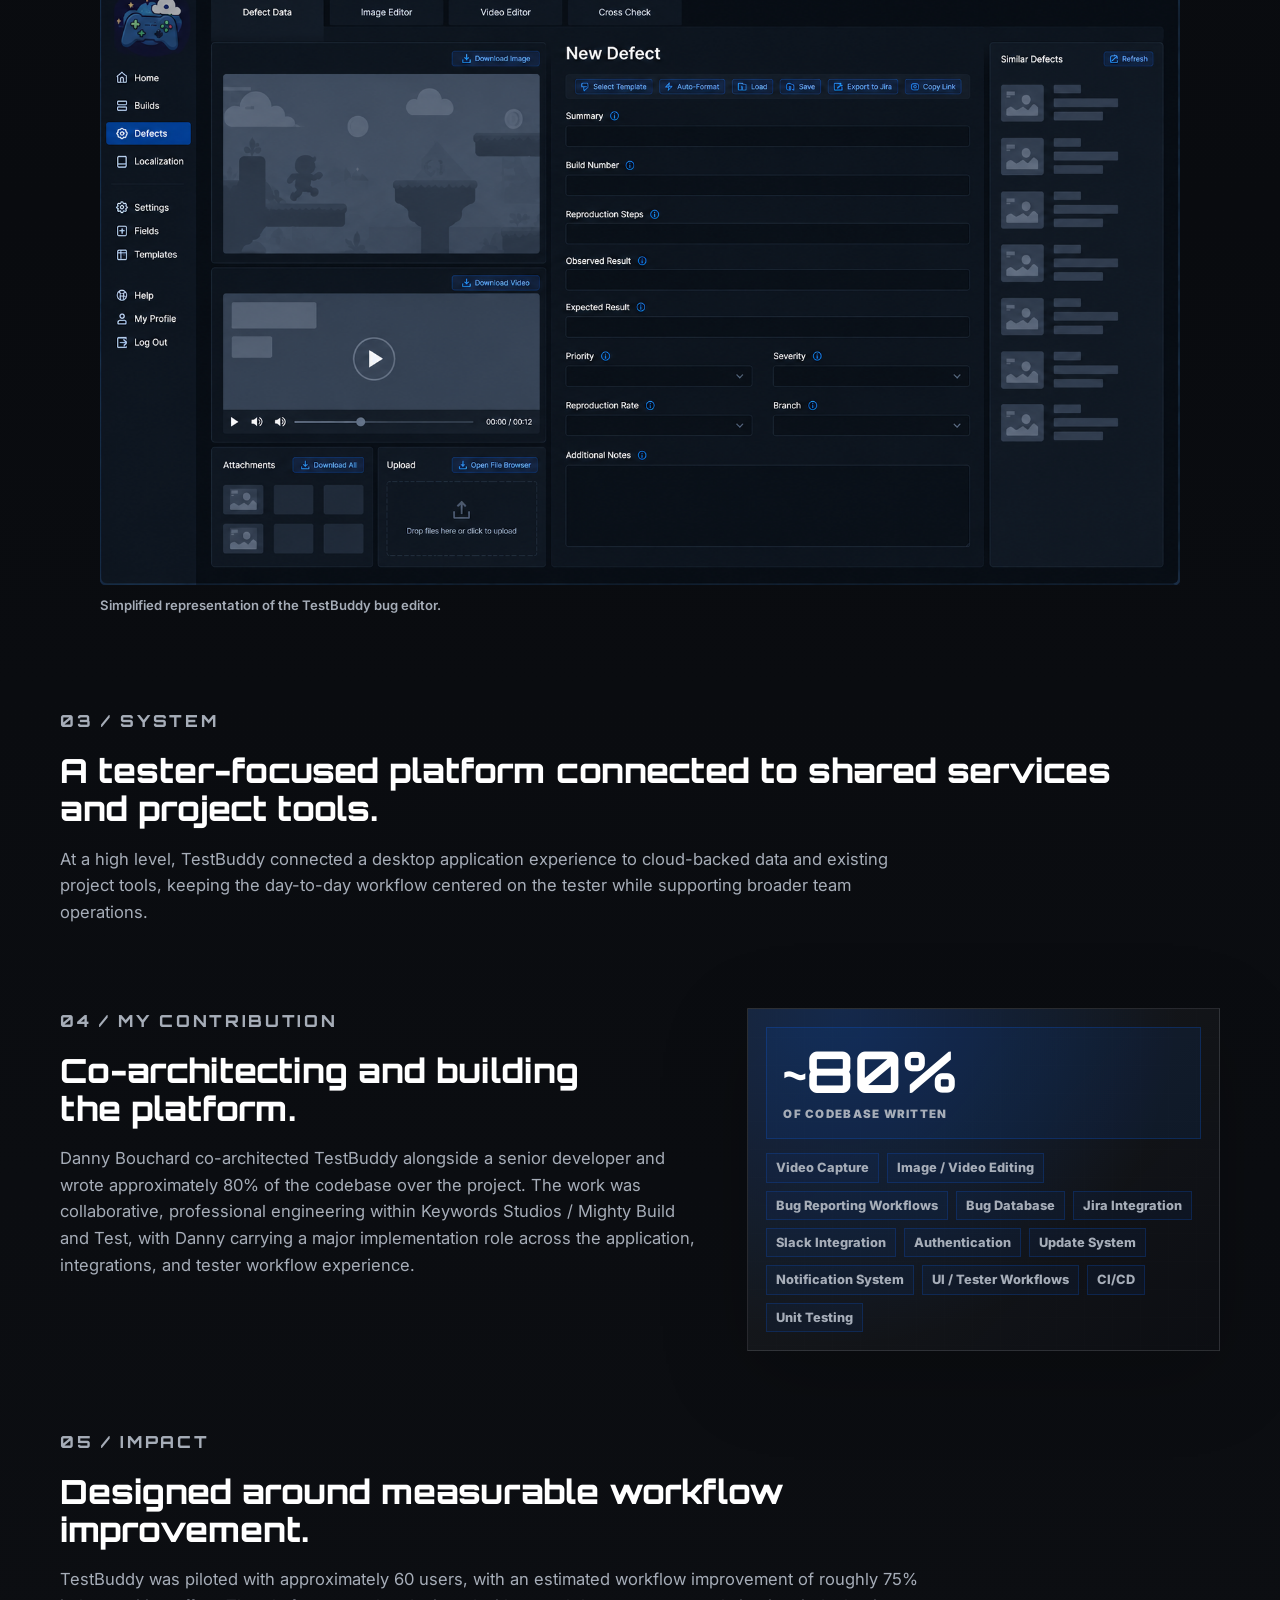
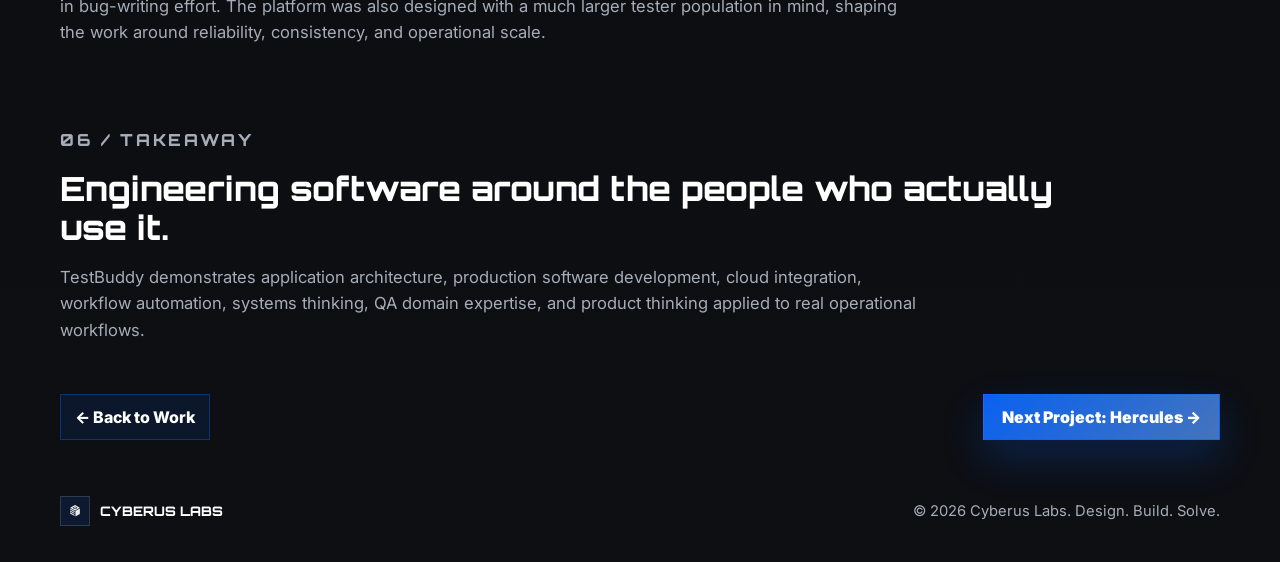
<file: projects/testbuddy.html>
<!DOCTYPE html>
<html lang="en">
<head>
  <meta charset="UTF-8">
  <meta name="viewport" content="width=device-width, initial-scale=1.0">
  <meta name="description" content="TestBuddy case study for Cyberus Labs, covering a professional internal QA platform developed at Keywords Studios / Mighty Build and Test.">
  <title>TestBuddy | Cyberus Labs</title>
  <link rel="icon" href="../assets/logo/cyberus-cube.svg" type="image/svg+xml">
  <link rel="preconnect" href="https://fonts.googleapis.com">
  <link rel="preconnect" href="https://fonts.gstatic.com" crossorigin>
  <link href="https://fonts.googleapis.com/css2?family=Inter:wght@400;500;600;700;800&family=Orbitron:wght@600;700;800;900&display=swap" rel="stylesheet">
  <link rel="stylesheet" href="../styles.css">
</head>
<body class="project-page case-study-page">
  <div class="site-shell">
    <header class="site-header subpage-header" data-header>
      <nav class="nav subpage-nav" aria-label="Project navigation">
        <a class="brand" href="../index.html" aria-label="Cyberus Labs home">
          <img class="brand-mark" src="../assets/logo/cyberus-cube.svg" alt="" aria-hidden="true">
          <span class="brand-name">Cyberus Labs</span>
        </a>

        <div class="nav-links is-static">
          <a href="../work.html" aria-current="page">Work</a>
          <a href="../index.html#services">Services</a>
          <a href="../index.html#about">About</a>
          <a href="../index.html#contact">Contact</a>
        </div>
      </nav>
    </header>

    <main>
      <section class="section case-hero">
        <div class="case-hero-copy">
          <p class="eyebrow">Professional Project</p>
          <h1>TestBuddy</h1>
          <p class="project-detail-subtitle">Internal QA Platform</p>
          <p class="project-context">Professional project developed at Keywords Studios / Mighty Build and Test.</p>
          <div class="hero-tech-stack" aria-label="TestBuddy tech stack">
            <p class="eyebrow">Tech Stack</p>
            <div class="tech-stack-strip">
              <span>C#</span>
              <span>.NET MAUI</span>
              <span>AWS</span>
              <span>Jira</span>
              <span>Slack</span>
              <span>CI/CD</span>
              <span>Unit Testing</span>
              <span>QA Tooling</span>
            </div>
          </div>
        </div>

        <aside class="case-summary-panel" aria-label="TestBuddy project summary">
          <div class="case-summary-metrics">
            <div class="case-metric">
              <strong>~60</strong>
              <span>Pilot Users</span>
            </div>
            <div class="case-metric">
              <strong>~75%</strong>
              <span>Est. Reduction in Bug-Writing Effort</span>
            </div>
            <div class="case-metric">
              <strong>3,500+</strong>
              <span>Intended User Scale</span>
            </div>
          </div>
          <dl class="case-summary-meta">
            <div>
              <dt>Domain</dt>
              <dd>QA Tooling</dd>
            </div>
            <div>
              <dt>Focus</dt>
              <dd>Workflow Automation</dd>
            </div>
          </dl>
        </aside>
      </section>

      <section class="section case-section problem-section">
        <p class="eyebrow">01 / The Problem</p>
        <h2>Bug reporting was fragmented, repetitive, and expensive in tester time.</h2>
        <p>QA testers often need to capture footage, reproduce an issue, identify project context, collect supporting media, search for similar existing bugs, write and format a clear report, attach evidence, and submit everything into project management systems.</p>
        <p>That work can stretch across multiple tools and repeated manual steps. TestBuddy was shaped around reducing that friction without reducing the quality, consistency, or usefulness of the final bug report.</p>
      </section>

      <section class="section case-section case-section-major">
        <div class="case-section-copy">
          <p class="eyebrow">02 / The Solution</p>
          <h2>One platform built around the tester's workflow.</h2>
          <p>TestBuddy consolidated key QA reporting needs into a purpose-built internal platform, reducing tool-switching and helping testers move from evidence to report with less repeated effort.</p>
        </div>

        <div class="capability-groups" aria-label="TestBuddy solution areas">
          <article>
            <h3>Media &amp; Evidence</h3>
            <p>Integrated tools for capturing and preparing supporting bug-report media.</p>
          </article>
          <article>
            <h3>Reporting Workflow</h3>
            <p>Streamlined creation and management of tester-facing reporting workflows.</p>
          </article>
          <article>
            <h3>Project Integrations</h3>
            <p>Connections to existing project-management and communication systems.</p>
          </article>
          <article>
            <h3>Platform Services</h3>
            <p>Cloud-backed data, authentication, storage, and shared application services.</p>
          </article>
        </div>

        <figure class="case-study-image">
          <img src="../assets/images/bug-editor.png" alt="Simplified TestBuddy bug editor interface">
          <figcaption>Simplified representation of the TestBuddy bug editor.</figcaption>
        </figure>
      </section>

      <section class="section case-section case-section-system">
        <div class="case-section-copy">
          <p class="eyebrow">03 / System</p>
          <h2>A tester-focused platform connected to shared services and project tools.</h2>
          <p>At a high level, TestBuddy connected a desktop application experience to cloud-backed data and existing project tools, keeping the day-to-day workflow centered on the tester while supporting broader team operations.</p>
        </div>
      </section>

      <section class="section case-section contribution-section">
        <div class="case-narrative">
          <p class="eyebrow">04 / My Contribution</p>
          <h2>Co-architecting and building the platform.</h2>
          <p>Danny Bouchard co-architected TestBuddy alongside a senior developer and wrote approximately 80% of the codebase over the project. The work was collaborative, professional engineering within Keywords Studios / Mighty Build and Test, with Danny carrying a major implementation role across the application, integrations, and tester workflow experience.</p>
        </div>

        <aside class="contribution-panel" aria-label="Contribution summary">
          <div class="case-metric contribution-metric">
            <strong>~80%</strong>
            <span>Of Codebase Written</span>
          </div>
          <ul class="contribution-list">
            <li>Video Capture</li>
            <li>Image / Video Editing</li>
            <li>Bug Reporting Workflows</li>
            <li>Bug Database</li>
            <li>Jira Integration</li>
            <li>Slack Integration</li>
            <li>Authentication</li>
            <li>Update System</li>
            <li>Notification System</li>
            <li>UI / Tester Workflows</li>
            <li>CI/CD</li>
            <li>Unit Testing</li>
          </ul>
        </aside>
      </section>

      <section class="section case-section case-section-compact impact-section">
        <div class="case-section-copy">
          <p class="eyebrow">05 / Impact</p>
          <h2>Designed around measurable workflow improvement.</h2>
          <p>TestBuddy was piloted with approximately 60 users, with an estimated workflow improvement of roughly 75% in bug-writing effort. The platform was also designed with a much larger tester population in mind, shaping the work around reliability, consistency, and operational scale.</p>
        </div>
      </section>

      <section class="section case-section case-section-compact takeaway-section">
        <p class="eyebrow">06 / Takeaway</p>
        <h2>Engineering software around the people who actually use it.</h2>
        <p>TestBuddy demonstrates application architecture, production software development, cloud integration, workflow automation, systems thinking, QA domain expertise, and product thinking applied to real operational workflows.</p>
      </section>

      <nav class="section case-study-nav" aria-label="Project navigation">
        <a class="back-link" href="../work.html">&larr; Back to Work</a>
        <a class="next-project-link" href="hercules.html">Next Project: Hercules &rarr;</a>
      </nav>
    </main>

    <footer class="site-footer">
      <a class="footer-brand" href="../index.html" aria-label="Cyberus Labs home">
        <img src="../assets/logo/cyberus-cube.svg" alt="" aria-hidden="true">
        <span>Cyberus Labs</span>
      </a>
      <p>&copy; <span data-year></span> Cyberus Labs. Design. Build. Solve.</p>
    </footer>
  </div>

  <script src="../script.js"></script>
</body>
</html>
</file>
<file: styles.css>
:root {
  --bg: #0d0f13;
  --surface: #1a1d22;
  --surface-2: #242933;
  --accent: #0a66ff;
  --accent-soft: #5a9cff;
  --text: #e5e7eb;
  --white: #ffffff;
  --muted: #a6adb8;
  --line: rgba(229, 231, 235, 0.13);
  --shadow: rgba(10, 102, 255, 0.22);
  --max-width: 1160px;
}

* {
  box-sizing: border-box;
}

html {
  scroll-behavior: smooth;
  scroll-padding-top: 96px;
}

body {
  margin: 0;
  min-width: 320px;
  color: var(--text);
  font-family: Inter, ui-sans-serif, system-ui, -apple-system, BlinkMacSystemFont, "Segoe UI", sans-serif;
  background:
    radial-gradient(circle at 16% 10%, rgba(10, 102, 255, 0.2), transparent 28rem),
    radial-gradient(circle at 86% 18%, rgba(255, 255, 255, 0.07), transparent 24rem),
    linear-gradient(180deg, var(--bg) 0%, #090b0f 48%, var(--bg) 100%);
  line-height: 1.6;
}

body::before {
  position: fixed;
  inset: 0;
  z-index: -2;
  content: "";
  background-image:
    linear-gradient(rgba(229, 231, 235, 0.035) 1px, transparent 1px),
    linear-gradient(90deg, rgba(229, 231, 235, 0.035) 1px, transparent 1px);
  background-size: 44px 44px;
  mask-image: linear-gradient(to bottom, #000 0%, transparent 78%);
}

a {
  color: inherit;
  text-decoration: none;
}

img {
  display: block;
  max-width: 100%;
}

.site-shell {
  overflow: hidden;
}

.site-header {
  position: sticky;
  top: 0;
  z-index: 20;
  border-bottom: 1px solid transparent;
  background: rgba(13, 15, 19, 0.72);
  backdrop-filter: blur(18px);
  transition: border-color 180ms ease, background 180ms ease;
}

.site-header.is-scrolled {
  border-color: var(--line);
  background: rgba(13, 15, 19, 0.92);
}

.nav {
  display: flex;
  align-items: center;
  justify-content: space-between;
  width: min(100% - 40px, var(--max-width));
  min-height: 76px;
  margin: 0 auto;
}

.brand,
.footer-brand,
h1,
h2,
h3,
.eyebrow,
.button,
.pillars-grid span,
.card-index,
.status-badge,
.capability-icon,
.about-stats span {
  font-family: Orbitron, Inter, ui-sans-serif, system-ui, sans-serif;
}

.brand {
  display: inline-flex;
  align-items: center;
  gap: 12px;
  font-weight: 800;
  text-transform: uppercase;
}

.brand-mark {
  width: 38px;
  height: 38px;
  padding: 6px;
  border: 1px solid rgba(229, 231, 235, 0.18);
  background: linear-gradient(135deg, rgba(10, 102, 255, 0.22), rgba(255, 255, 255, 0.04));
  box-shadow: 0 0 34px rgba(10, 102, 255, 0.2);
}

.brand-name {
  color: var(--white);
  font-size: 0.96rem;
}

.nav-links {
  display: flex;
  align-items: center;
  gap: 4px;
}

.nav-links.is-static {
  display: flex;
}

.nav-links a {
  border: 1px solid transparent;
  padding: 9px 13px;
  color: var(--muted);
  font-size: 0.92rem;
  transition: color 180ms ease, border-color 180ms ease, background 180ms ease;
}

.nav-links a:hover,
.nav-links a:focus-visible,
.nav-links a[aria-current="page"] {
  border-color: rgba(10, 102, 255, 0.38);
  color: var(--white);
  background: rgba(10, 102, 255, 0.1);
  outline: none;
}

.nav-toggle {
  display: none;
  width: 44px;
  height: 44px;
  border: 1px solid var(--line);
  background: rgba(26, 29, 34, 0.86);
  color: var(--text);
}

.nav-toggle span:not(.sr-only) {
  display: block;
  width: 18px;
  height: 2px;
  margin: 4px auto;
  background: currentColor;
}

.sr-only {
  position: absolute;
  width: 1px;
  height: 1px;
  padding: 0;
  overflow: hidden;
  clip: rect(0, 0, 0, 0);
  white-space: nowrap;
  border: 0;
}

.section {
  width: min(100% - 40px, var(--max-width));
  margin: 0 auto;
  padding: 96px 0;
  scroll-margin-top: 96px;
}

.hero {
  position: relative;
  display: grid;
  grid-template-columns: minmax(0, 620px) minmax(320px, 430px);
  gap: clamp(32px, 5vw, 72px);
  align-items: center;
  justify-content: space-between;
  min-height: 0;
  padding-top: clamp(26px, 4vw, 46px);
  padding-bottom: clamp(44px, 6vw, 72px);
}

.hero-grid {
  position: absolute;
  inset: 42px -120px auto auto;
  width: 560px;
  height: 420px;
  border: 1px solid rgba(10, 102, 255, 0.18);
  background:
    linear-gradient(rgba(10, 102, 255, 0.08) 1px, transparent 1px),
    linear-gradient(90deg, rgba(10, 102, 255, 0.08) 1px, transparent 1px);
  background-size: 28px 28px;
  opacity: 0.55;
  transform: perspective(700px) rotateX(58deg) rotateZ(-28deg);
  transform-origin: center;
}

.hero-content {
  position: relative;
  z-index: 1;
  max-width: 620px;
  min-width: 0;
}

.eyebrow {
  margin: 0 0 16px;
  color: var(--accent-soft);
  font-size: 0.78rem;
  font-weight: 800;
  letter-spacing: 0.16em;
  text-transform: uppercase;
}

h1,
h2,
h3,
p {
  margin-top: 0;
}

h1 {
  max-width: 960px;
  margin-bottom: 18px;
  color: var(--white);
  font-size: clamp(2.8rem, 5vw, 4.8rem);
  font-weight: 900;
  line-height: 1;
  overflow-wrap: normal;
}

h2 {
  max-width: 960px;
  margin-bottom: 18px;
  color: var(--white);
  font-size: clamp(1.75rem, 3vw, 2.65rem);
  font-weight: 800;
  line-height: 1.06;
}

.hero h1 {
  max-width: 620px;
  font-size: clamp(3rem, 8.8vw, 6.45rem);
  line-height: 0.92;
}

h3 {
  margin-bottom: 12px;
  color: var(--white);
  font-size: 1.35rem;
  line-height: 1.2;
}

.hero-statement {
  max-width: 620px;
  margin-bottom: 16px;
  color: var(--white);
  font-family: Orbitron, Inter, ui-sans-serif, system-ui, sans-serif;
  font-size: clamp(1.45rem, 3.3vw, 2.45rem);
  font-weight: 800;
  line-height: 1.05;
  text-transform: uppercase;
}

.hero-copy {
  max-width: 600px;
  margin-bottom: 32px;
  color: var(--muted);
  font-size: clamp(1.08rem, 2vw, 1.32rem);
  font-weight: 700;
}

.button {
  display: inline-flex;
  align-items: center;
  justify-content: center;
  min-height: 48px;
  border: 1px solid rgba(10, 102, 255, 0.72);
  padding: 0 22px;
  font-weight: 800;
  transition: transform 180ms ease, box-shadow 180ms ease, background 180ms ease;
}

.primary-button {
  color: var(--white);
  background: linear-gradient(135deg, var(--accent), #6ca7ff);
  box-shadow: 0 16px 42px var(--shadow);
}

.secondary-button {
  color: var(--text);
  background: rgba(229, 231, 235, 0.04);
  border-color: rgba(229, 231, 235, 0.18);
}

.primary-button:hover,
.primary-button:focus-visible,
.secondary-button:hover,
.secondary-button:focus-visible {
  box-shadow: 0 20px 52px rgba(10, 102, 255, 0.3);
  outline: none;
  transform: translateY(-2px);
}

.hero-actions {
  display: flex;
  flex-wrap: wrap;
  gap: 12px;
}

.hero-panel {
  position: relative;
  width: 100%;
  max-width: 430px;
  padding: 26px;
  overflow: hidden;
  border: 1px solid rgba(229, 231, 235, 0.08);
  background:
    radial-gradient(circle at 50% 45%, rgba(10, 102, 255, 0.16), transparent 16rem),
    linear-gradient(135deg, rgba(26, 29, 34, 0.72), rgba(12, 24, 45, 0.42)),
    linear-gradient(rgba(229, 231, 235, 0.045) 1px, transparent 1px),
    linear-gradient(90deg, rgba(229, 231, 235, 0.045) 1px, transparent 1px);
  background-size: auto, 24px 24px, 24px 24px;
  box-shadow: inset 0 0 54px rgba(10, 102, 255, 0.07), 0 24px 80px rgba(0, 0, 0, 0.24);
}

.brand-panel {
  min-height: 0;
  padding: 28px 28px 24px;
}

.brand-panel::before,
.brand-panel::after {
  position: absolute;
  width: 62px;
  height: 62px;
  content: "";
  pointer-events: none;
}

.brand-panel::before {
  top: 0;
  left: 0;
  border-top: 1px solid rgba(10, 102, 255, 0.46);
  border-left: 1px solid rgba(10, 102, 255, 0.46);
}

.brand-panel::after {
  right: 0;
  bottom: 0;
  border-right: 1px solid rgba(10, 102, 255, 0.28);
  border-bottom: 1px solid rgba(10, 102, 255, 0.28);
}

.brand-diagram {
  position: relative;
  z-index: 1;
  display: grid;
  min-height: 340px;
  place-items: center;
  margin: 0 auto;
}

.brand-diagram::before {
  position: absolute;
  inset: 52px;
  content: "";
  border: 1px solid rgba(229, 231, 235, 0.06);
  transform: rotate(45deg);
}

.diagram-cube {
  position: relative;
  z-index: 3;
  width: min(68%, 250px);
  filter: drop-shadow(0 24px 58px rgba(10, 102, 255, 0.34));
}

.emblem-diamond {
  position: absolute;
  pointer-events: none;
  border: 1px solid rgba(10, 102, 255, 0.12);
  transform: rotate(45deg);
}

.diamond-large {
  width: 230px;
  height: 230px;
}

.diamond-small {
  width: 150px;
  height: 150px;
  border-color: rgba(229, 231, 235, 0.07);
}

.callout {
  position: absolute;
  z-index: 4;
  max-width: 132px;
}

.callout h2 {
  margin: 0 0 5px;
  color: var(--white);
  font-size: 0.9rem;
  line-height: 1;
}

.callout p {
  margin: 0;
  color: var(--muted);
  font-size: 0.76rem;
  font-weight: 700;
  line-height: 1.22;
  white-space: nowrap;
}

.callout-design {
  top: 34px;
  right: 28px;
}

.callout-build {
  bottom: 24px;
  left: 18px;
}

.callout-solve {
  right: 18px;
  bottom: 24px;
  text-align: center;
}

.section-heading {
  margin-bottom: 34px;
}

.section-heading h2 {
  max-width: 980px;
  margin-bottom: 0;
  font-size: clamp(1.65rem, 2.6vw, 2.45rem);
}

.section-link {
  display: inline-flex;
  width: fit-content;
  min-height: 42px;
  align-items: center;
  margin-top: 26px;
  border: 1px solid rgba(10, 102, 255, 0.36);
  padding: 0 14px;
  color: var(--white);
  background: rgba(10, 102, 255, 0.1);
  font-weight: 800;
}

.section-link:hover,
.section-link:focus-visible {
  border-color: rgba(10, 102, 255, 0.72);
  outline: none;
}

.split-heading {
  display: flex;
  align-items: end;
  justify-content: space-between;
  gap: 24px;
}

.pillars-grid,
.project-grid,
.capability-grid {
  display: grid;
  grid-template-columns: repeat(3, minmax(0, 1fr));
  gap: 18px;
}

.project-grid {
  grid-template-columns: repeat(2, minmax(0, 1fr));
  gap: 20px;
}

.pillars-grid article {
  position: relative;
  min-height: 260px;
  padding: 28px;
  overflow: hidden;
  border: 1px solid var(--line);
  background:
    linear-gradient(135deg, rgba(26, 29, 34, 0.96), rgba(13, 15, 19, 0.74)),
    linear-gradient(rgba(10, 102, 255, 0.06) 1px, transparent 1px),
    linear-gradient(90deg, rgba(10, 102, 255, 0.06) 1px, transparent 1px);
  background-size: auto, 30px 30px, 30px 30px;
}

.pillars-grid article::after {
  position: absolute;
  right: -34px;
  bottom: -50px;
  width: 150px;
  height: 150px;
  content: "";
  border: 1px solid rgba(10, 102, 255, 0.22);
  transform: rotate(45deg);
}

.pillars-grid span,
.card-index {
  color: var(--accent-soft);
  font-size: 0.82rem;
  font-weight: 900;
  letter-spacing: 0.18em;
}

.pillars-grid h3 {
  margin: 66px 0 14px;
  font-size: clamp(1.6rem, 3vw, 2.5rem);
}

.pillars-grid p {
  margin: 0;
  color: var(--muted);
  font-size: 1.05rem;
  font-weight: 700;
}

.studio-pillars .pillars-grid article {
  min-height: auto;
}

.studio-pillars .pillars-grid h3 {
  margin-top: 48px;
}

.studio-pillars .pillars-grid strong {
  color: var(--text);
}

.featured-grid {
  grid-template-columns: repeat(3, minmax(0, 1fr));
}

.project-card,
.capability-grid article,
.about-stats,
.contact-section {
  border: 1px solid var(--line);
  background: linear-gradient(180deg, rgba(26, 29, 34, 0.96), rgba(26, 29, 34, 0.72));
}

.project-card {
  display: flex;
  min-height: 430px;
  flex-direction: column;
  padding: 26px;
  transition: border-color 180ms ease, transform 180ms ease, box-shadow 180ms ease;
}

.featured-grid .project-card {
  min-height: 390px;
}

.project-card-link {
  color: inherit;
}

.project-card.flagship {
  border-color: rgba(10, 102, 255, 0.46);
  background:
    linear-gradient(135deg, rgba(10, 102, 255, 0.16), transparent 42%),
    linear-gradient(180deg, rgba(26, 29, 34, 0.98), rgba(26, 29, 34, 0.76));
  box-shadow: inset 0 0 42px rgba(10, 102, 255, 0.08);
}

.project-card:hover {
  border-color: rgba(10, 102, 255, 0.46);
  box-shadow: 0 18px 54px rgba(0, 0, 0, 0.22);
  transform: translateY(-4px);
}

.card-topline {
  display: flex;
  align-items: flex-start;
  justify-content: space-between;
  gap: 16px;
  margin-bottom: 54px;
}

.status-badge {
  border: 1px solid rgba(10, 102, 255, 0.4);
  padding: 5px 8px;
  color: var(--white);
  font-size: 0.62rem;
  font-weight: 800;
  line-height: 1.25;
  text-align: right;
  background: rgba(10, 102, 255, 0.12);
}

.status-badge.live {
  border-color: rgba(229, 231, 235, 0.28);
  background: rgba(255, 255, 255, 0.08);
}

.flagship-badge {
  border-color: rgba(10, 102, 255, 0.72);
  background: rgba(10, 102, 255, 0.22);
}

.project-category {
  margin: 0 0 8px;
  color: var(--accent-soft);
  font-size: 0.78rem;
  font-weight: 800;
  letter-spacing: 0.12em;
  text-transform: uppercase;
}

.project-subtitle {
  margin: -4px 0 18px;
  color: var(--text);
  font-weight: 800;
}

.project-card p,
.capability-grid p,
.about-copy p,
.contact-section h2,
.site-footer {
  color: var(--muted);
}

.tag-list {
  display: flex;
  flex-wrap: wrap;
  gap: 8px;
  margin: auto 0 0;
  padding: 0;
  list-style: none;
}

.tag-list li {
  border: 1px solid rgba(229, 231, 235, 0.12);
  padding: 5px 8px;
  color: var(--text);
  font-size: 0.78rem;
  font-weight: 700;
  background: rgba(13, 15, 19, 0.42);
}

.built-grid,
.work-group-grid {
  display: grid;
  grid-template-columns: repeat(2, minmax(0, 1fr));
  gap: 20px;
}

.built-card {
  display: flex;
  min-height: 260px;
  flex-direction: column;
  align-items: flex-start;
  border: 1px solid var(--line);
  padding: 28px;
  color: inherit;
  background:
    linear-gradient(135deg, rgba(10, 102, 255, 0.11), transparent 46%),
    linear-gradient(180deg, rgba(26, 29, 34, 0.96), rgba(26, 29, 34, 0.72));
  transition: border-color 180ms ease, transform 180ms ease, box-shadow 180ms ease;
}

.built-card:hover,
.built-card:focus-visible {
  border-color: rgba(10, 102, 255, 0.46);
  box-shadow: 0 18px 54px rgba(0, 0, 0, 0.22);
  outline: none;
  transform: translateY(-4px);
}

.built-card .status-badge {
  margin-bottom: 46px;
}

.built-card p {
  color: var(--muted);
}

.card-cta {
  margin-top: auto;
  color: var(--accent-soft);
  font-weight: 800;
}

.capability-band {
  width: 100%;
  max-width: none;
  padding-right: max(20px, calc((100vw - var(--max-width)) / 2));
  padding-left: max(20px, calc((100vw - var(--max-width)) / 2));
  border-top: 1px solid var(--line);
  border-bottom: 1px solid var(--line);
  background: rgba(26, 29, 34, 0.36);
}

.capability-grid {
  grid-template-columns: repeat(4, minmax(0, 1fr));
}

.capability-grid article {
  min-height: 250px;
  padding: 24px;
}

.capability-icon {
  display: inline-grid;
  width: 48px;
  height: 48px;
  margin-bottom: 28px;
  place-items: center;
  border: 1px solid rgba(10, 102, 255, 0.38);
  color: var(--accent-soft);
  font-size: 0.86rem;
  font-weight: 900;
  background: rgba(10, 102, 255, 0.1);
}

.about-section {
  display: grid;
  grid-template-columns: minmax(0, 1fr) 360px;
  gap: 54px;
  align-items: start;
}

.about-copy p {
  max-width: 760px;
  font-size: 1.04rem;
}

.about-stats {
  display: grid;
  gap: 1px;
  padding: 1px;
  background: var(--line);
}

.about-stats div {
  padding: 24px;
  background: var(--surface);
}

.about-stats span {
  display: block;
  margin-bottom: 10px;
  color: var(--accent-soft);
  font-size: 0.86rem;
  font-weight: 900;
  letter-spacing: 0.16em;
}

.about-stats p {
  margin: 0;
  color: var(--text);
  font-weight: 700;
}

.contact-section {
  display: flex;
  align-items: center;
  justify-content: space-between;
  gap: 28px;
  margin-bottom: 52px;
  padding: 34px;
}

.contact-section h2 {
  max-width: 660px;
  margin: 0;
}

.contact-copy p:not(.eyebrow) {
  max-width: 620px;
  margin: 16px 0 0;
  color: var(--muted);
}

.contact-links {
  display: flex;
  flex-wrap: wrap;
  gap: 10px;
  justify-content: flex-end;
}

.contact-links a {
  display: inline-flex;
  min-height: 44px;
  align-items: center;
  border: 1px solid rgba(10, 102, 255, 0.36);
  padding: 0 16px;
  color: var(--white);
  background: rgba(10, 102, 255, 0.1);
  font-weight: 800;
}

.contact-links .primary-contact {
  border-color: rgba(10, 102, 255, 0.72);
  background: linear-gradient(135deg, var(--accent), #6ca7ff);
}

.contact-links a:hover,
.contact-links a:focus-visible {
  border-color: rgba(10, 102, 255, 0.72);
  outline: none;
}

.site-footer {
  display: flex;
  align-items: center;
  justify-content: space-between;
  gap: 20px;
  width: min(100% - 40px, var(--max-width));
  margin: 0 auto;
  padding: 0 0 36px;
  font-size: 0.92rem;
}

.site-footer p {
  margin: 0;
}

.footer-brand {
  display: inline-flex;
  align-items: center;
  gap: 10px;
  color: var(--white);
  font-size: 0.82rem;
  font-weight: 800;
  text-transform: uppercase;
}

.footer-brand img {
  width: 30px;
  height: 30px;
  padding: 5px;
  border: 1px solid rgba(229, 231, 235, 0.16);
  background: rgba(10, 102, 255, 0.12);
}

.project-page {
  min-height: 100vh;
}

.work-page-hero {
  padding-top: 72px;
  padding-bottom: 36px;
}

.work-page-hero h1 {
  max-width: 1120px;
  font-size: clamp(2.8rem, 5vw, 4.8rem);
  line-height: 1.04;
}

.work-page-hero .hero-copy {
  max-width: 860px;
}

.work-group {
  padding-top: 36px;
}

.work-group + .work-group {
  padding-top: 72px;
}

.subpage-header {
  border-bottom-color: var(--line);
}

.project-detail-hero {
  display: grid;
  grid-template-columns: minmax(0, 1fr) 320px;
  gap: clamp(28px, 5vw, 64px);
  align-items: end;
  padding-top: 88px;
}

.project-detail-hero h1 {
  max-width: 760px;
  font-size: clamp(3rem, 9vw, 6.6rem);
}

.project-detail-subtitle {
  max-width: 720px;
  margin-bottom: 18px;
  color: var(--white);
  font-size: clamp(1.25rem, 2.5vw, 2rem);
  font-weight: 800;
}

.project-context {
  max-width: 720px;
  color: var(--muted);
  font-size: 1.08rem;
}

.project-meta-panel {
  border: 1px solid rgba(10, 102, 255, 0.34);
  padding: 24px;
  background:
    linear-gradient(135deg, rgba(26, 29, 34, 0.96), rgba(12, 24, 45, 0.78)),
    linear-gradient(rgba(229, 231, 235, 0.045) 1px, transparent 1px),
    linear-gradient(90deg, rgba(229, 231, 235, 0.045) 1px, transparent 1px);
  background-size: auto, 24px 24px, 24px 24px;
}

.project-meta-panel img {
  width: 92px;
  margin-bottom: 26px;
  filter: drop-shadow(0 18px 42px rgba(10, 102, 255, 0.28));
}

.project-meta-panel dl {
  display: grid;
  gap: 14px;
  margin: 0;
}

.project-meta-panel dt {
  color: var(--muted);
  font-size: 0.75rem;
  font-weight: 800;
  letter-spacing: 0.12em;
  text-transform: uppercase;
}

.project-meta-panel dd {
  margin: 2px 0 0;
  color: var(--white);
  font-weight: 800;
}

.project-detail-grid {
  display: grid;
  grid-template-columns: minmax(0, 1fr) minmax(260px, 340px);
  gap: 24px;
  align-items: start;
  padding-top: 24px;
}

.detail-stack {
  display: grid;
  gap: 18px;
}

.detail-card,
.technology-card {
  border: 1px solid var(--line);
  padding: 28px;
  background: linear-gradient(180deg, rgba(26, 29, 34, 0.96), rgba(26, 29, 34, 0.72));
}

.detail-card h2,
.technology-card h2 {
  margin-bottom: 14px;
  font-size: clamp(1.35rem, 2.5vw, 2rem);
}

.detail-card p,
.detail-card li {
  color: var(--muted);
}

.detail-list,
.technology-list {
  display: grid;
  gap: 10px;
  margin: 0;
  padding: 0;
  list-style: none;
}

.detail-list li,
.technology-list li {
  border-left: 2px solid var(--accent);
  padding-left: 12px;
}

.technology-card {
  position: sticky;
  top: 100px;
}

.back-link {
  display: inline-flex;
  width: fit-content;
  min-height: 42px;
  align-items: center;
  border: 1px solid rgba(10, 102, 255, 0.36);
  padding: 0 14px;
  color: var(--white);
  background: rgba(10, 102, 255, 0.1);
  font-weight: 800;
}

.case-hero {
  display: grid;
  grid-template-columns: minmax(0, 1fr) minmax(320px, 420px);
  gap: clamp(28px, 5vw, 64px);
  align-items: center;
  min-height: 0;
  padding-top: 34px;
  padding-bottom: 24px;
}

.case-hero h1 {
  max-width: 760px;
  font-size: clamp(3rem, 9vw, 6.6rem);
}

.case-hero-copy {
  max-width: 800px;
}

.hero-tech-stack {
  max-width: 680px;
  margin-top: 26px;
}

.hero-tech-stack .eyebrow {
  margin-bottom: 10px;
}

.hero-tech-stack .tech-stack-strip {
  padding: 12px;
}

.status-inline {
  display: inline-flex;
  width: fit-content;
  margin-top: 18px;
  border: 1px solid rgba(10, 102, 255, 0.32);
  padding: 7px 10px;
  color: var(--accent-soft);
  background: rgba(10, 102, 255, 0.08);
  font-family: Orbitron, Inter, sans-serif;
  font-size: 0.72rem;
  font-weight: 900;
  letter-spacing: 0.12em;
  line-height: 1.2;
  text-transform: uppercase;
}

.r-and-d-page .case-metric strong {
  font-size: clamp(1.45rem, 3.7vw, 2.55rem);
  line-height: 1.06;
  overflow-wrap: anywhere;
}

.case-summary-panel,
.contribution-panel,
.architecture-diagram,
.case-study-media {
  position: relative;
  overflow: hidden;
  border: 1px solid rgba(229, 231, 235, 0.12);
  background:
    linear-gradient(135deg, rgba(26, 29, 34, 0.94), rgba(13, 15, 19, 0.86)),
    linear-gradient(rgba(229, 231, 235, 0.04) 1px, transparent 1px),
    linear-gradient(90deg, rgba(229, 231, 235, 0.04) 1px, transparent 1px);
  background-size: auto, 28px 28px, 28px 28px;
  box-shadow: 0 22px 80px rgba(0, 0, 0, 0.22);
}

.case-summary-panel::before,
.contribution-panel::before,
.architecture-diagram::before,
.case-study-media::before {
  position: absolute;
  inset: 0;
  pointer-events: none;
  content: "";
  background: radial-gradient(circle at 20% 0%, rgba(10, 102, 255, 0.2), transparent 21rem);
}

.case-summary-panel {
  display: grid;
  gap: 18px;
  padding: 22px;
}

.case-summary-metrics,
.impact-metrics {
  display: grid;
  gap: 12px;
}

.case-metric {
  position: relative;
  z-index: 1;
  border: 1px solid rgba(10, 102, 255, 0.22);
  padding: 16px;
  background: rgba(10, 102, 255, 0.08);
}

.case-metric strong {
  display: block;
  color: var(--white);
  font-family: Orbitron, Inter, sans-serif;
  font-size: clamp(2rem, 5vw, 3.1rem);
  line-height: 0.95;
}

.case-metric span {
  display: block;
  margin-top: 8px;
  color: var(--muted);
  font-size: 0.72rem;
  font-weight: 900;
  letter-spacing: 0.11em;
  line-height: 1.35;
  text-transform: uppercase;
}

.case-summary-meta {
  position: relative;
  z-index: 1;
  display: grid;
  grid-template-columns: repeat(2, 1fr);
  gap: 12px;
  margin: 0;
}

.case-summary-meta div {
  border-top: 1px solid var(--line);
  padding-top: 12px;
}

.case-summary-meta dt {
  color: var(--muted);
  font-size: 0.72rem;
  font-weight: 900;
  letter-spacing: 0.11em;
  text-transform: uppercase;
}

.case-summary-meta dd {
  margin: 4px 0 0;
  color: var(--white);
  font-weight: 800;
}

.case-section {
  padding-top: 46px;
  padding-bottom: 46px;
}

.case-hero + .case-section {
  padding-top: 26px;
}

.case-section-major {
  padding-top: 54px;
  padding-bottom: 54px;
}

.case-section-system {
  padding-top: 38px;
  padding-bottom: 30px;
}

.case-section-system + .contribution-section {
  padding-top: 36px;
}

.case-section-compact {
  padding-top: 32px;
  padding-bottom: 32px;
}

.problem-section {
  padding-top: 26px;
  padding-bottom: 42px;
}

.problem-section h2 {
  max-width: 980px;
}

.problem-section p {
  max-width: 860px;
  color: var(--muted);
  font-size: 1.04rem;
}

.origin-section {
  display: grid;
  grid-template-columns: minmax(0, 1.1fr) minmax(280px, 0.9fr);
  gap: clamp(24px, 4vw, 48px);
  align-items: center;
  max-width: min(100% - 40px, var(--max-width));
}

.case-section-split,
.contribution-section {
  display: grid;
  grid-template-columns: minmax(0, 1.15fr) minmax(300px, 0.85fr);
  gap: clamp(24px, 4vw, 48px);
  align-items: center;
}

.case-narrative h2,
.case-section-copy h2,
.problem-section h2,
.takeaway-section h2 {
  max-width: 1080px;
  margin-bottom: 18px;
  font-size: clamp(1.9rem, 2.6vw, 2.9rem);
  line-height: 1.15;
  text-wrap: pretty;
}

.case-narrative p,
.case-section-copy p,
.takeaway-section p {
  max-width: 860px;
  color: var(--muted);
  font-size: 1.04rem;
}

.case-study-media {
  display: grid;
  min-height: 290px;
  aspect-ratio: 16 / 10;
  place-items: center;
  padding: 28px;
}

.case-study-image {
  display: block;
  margin-top: 28px;
  margin-bottom: 0;
}

.case-study-image img {
  display: block;
  width: 100%;
  height: auto;
  max-height: none;
  object-fit: contain;
}

.case-study-image figcaption {
  margin-top: 10px;
  color: var(--muted);
  font-size: 0.82rem;
  font-weight: 600;
  text-align: left;
}

.r-d-image {
  margin: 28px 0 0;
}

.r-d-image img {
  display: block;
  width: 100%;
  height: auto;
  border: 1px solid rgba(229, 231, 235, 0.12);
  background: rgba(13, 15, 19, 0.72);
}

.r-d-image figcaption {
  margin-top: 10px;
  color: var(--muted);
  font-size: 0.82rem;
  font-weight: 600;
  text-align: left;
}

.r-d-image figcaption span {
  display: block;
  margin-bottom: 2px;
  color: var(--accent-soft);
  font-family: Orbitron, Inter, sans-serif;
  font-size: 0.72rem;
  font-weight: 900;
  letter-spacing: 0.12em;
  text-transform: uppercase;
}

.r-d-image-hardware {
  margin-top: 0;
}

.r-d-image-hardware img {
  max-height: clamp(380px, 32vw, 450px);
  object-fit: contain;
}

.r-d-image-evidence {
  max-width: 980px;
  margin-right: auto;
  margin-left: auto;
}

.r-d-image-evidence img {
  object-fit: contain;
}

.prototype-section {
  display: grid;
  grid-template-columns: minmax(0, 1.08fr) minmax(340px, 0.92fr);
  gap: clamp(28px, 5vw, 56px);
  align-items: start;
}

.prototype-content {
  min-width: 0;
}

.r-d-image-ui {
  align-self: start;
  overflow: hidden;
  margin-top: 0;
}

.r-d-image-ui img {
  max-height: 680px;
  object-fit: cover;
  object-position: top center;
}

.case-study-media-large {
  min-height: 430px;
  margin-top: 28px;
  aspect-ratio: 16 / 9;
}

.case-study-media-compact {
  min-height: 240px;
  margin-top: 24px;
  aspect-ratio: 16 / 7;
}

.case-study-placeholder {
  position: relative;
  z-index: 1;
  display: grid;
  gap: 10px;
  place-items: center;
  text-align: center;
}

.case-study-placeholder strong {
  max-width: 420px;
  color: var(--white);
  font-family: Orbitron, Inter, sans-serif;
  font-size: clamp(1.2rem, 2.5vw, 2rem);
  line-height: 1.18;
  text-transform: uppercase;
}

.case-study-placeholder p {
  max-width: 360px;
  margin: 0;
  color: var(--muted);
  font-size: 0.86rem;
  font-weight: 700;
}

.case-study-media-label {
  color: var(--accent-soft);
  font-family: Orbitron, Inter, sans-serif;
  font-size: 0.72rem;
  font-weight: 900;
  letter-spacing: 0.14em;
  text-transform: uppercase;
}

.feature-matrix {
  display: grid;
  grid-template-columns: repeat(auto-fit, minmax(180px, 1fr));
  gap: 12px;
  margin: 28px 0 0;
}

.feature-matrix span,
.contribution-list li,
.technology-groups article {
  border: 1px solid rgba(229, 231, 235, 0.12);
  background: rgba(26, 29, 34, 0.72);
}

.feature-matrix span {
  min-height: 58px;
  padding: 14px 16px;
  color: var(--white);
  font-weight: 800;
}

.capability-groups {
  counter-reset: capability-card;
  display: grid;
  grid-template-columns: repeat(2, minmax(0, 1fr));
  gap: 16px;
  margin: 30px 0 0;
}

.capability-groups article {
  position: relative;
  min-height: 164px;
  border: 1px solid rgba(229, 231, 235, 0.12);
  padding: 22px 22px 24px;
  background:
    linear-gradient(135deg, rgba(26, 29, 34, 0.88), rgba(13, 15, 19, 0.74)),
    linear-gradient(rgba(229, 231, 235, 0.032) 1px, transparent 1px),
    linear-gradient(90deg, rgba(229, 231, 235, 0.032) 1px, transparent 1px);
  background-size: auto, 24px 24px, 24px 24px;
  box-shadow: inset 0 1px 0 rgba(255, 255, 255, 0.035);
  transition: border-color 180ms ease, transform 180ms ease, background 180ms ease;
}

.capability-groups article::before {
  counter-increment: capability-card;
  display: block;
  margin-bottom: 18px;
  color: var(--accent-soft);
  font-family: Orbitron, Inter, sans-serif;
  font-size: 0.78rem;
  font-weight: 900;
  letter-spacing: 0.16em;
  content: counter(capability-card, decimal-leading-zero);
}

.capability-groups article::after {
  position: absolute;
  top: -1px;
  left: 18px;
  width: 54px;
  height: 1px;
  background: var(--accent);
  content: "";
}

.capability-groups article:hover {
  border-color: rgba(10, 102, 255, 0.42);
  background:
    linear-gradient(135deg, rgba(26, 29, 34, 0.94), rgba(10, 102, 255, 0.1)),
    linear-gradient(rgba(229, 231, 235, 0.038) 1px, transparent 1px),
    linear-gradient(90deg, rgba(229, 231, 235, 0.038) 1px, transparent 1px);
  transform: translateY(-2px);
}

.capability-groups h3 {
  margin-bottom: 10px;
  color: var(--white);
  font-size: 1.02rem;
}

.capability-groups p {
  margin: 0;
  color: var(--muted);
  font-size: 0.92rem;
}

.capability-groups-compact {
  grid-template-columns: repeat(3, minmax(0, 1fr));
}

.capability-groups-compact article {
  min-height: 138px;
}

.case-callout,
.engineering-note {
  border: 1px solid rgba(10, 102, 255, 0.24);
  margin-top: 24px;
  padding: 18px;
  background:
    linear-gradient(135deg, rgba(10, 102, 255, 0.11), rgba(26, 29, 34, 0.72)),
    linear-gradient(rgba(229, 231, 235, 0.035) 1px, transparent 1px),
    linear-gradient(90deg, rgba(229, 231, 235, 0.035) 1px, transparent 1px);
  background-size: auto, 24px 24px, 24px 24px;
}

.case-callout span,
.engineering-note span {
  display: block;
  margin-bottom: 8px;
  color: var(--accent-soft);
  font-family: Orbitron, Inter, sans-serif;
  font-size: 0.72rem;
  font-weight: 900;
  letter-spacing: 0.14em;
  text-transform: uppercase;
}

.case-callout strong {
  display: block;
  color: var(--white);
  font-family: Orbitron, Inter, sans-serif;
  font-size: clamp(1.7rem, 4vw, 3rem);
  line-height: 1;
}

.case-callout p,
.engineering-note p {
  max-width: 760px;
  margin: 10px 0 0;
  color: var(--muted);
}

.engineering-note code {
  display: inline-block;
  max-width: 100%;
  overflow-wrap: anywhere;
  color: var(--white);
  font-family: Orbitron, ui-monospace, SFMono-Regular, Menlo, Consolas, monospace;
  font-size: clamp(1rem, 2.2vw, 1.35rem);
}

.prototype-grid {
  display: grid;
  grid-template-columns: repeat(2, minmax(0, 1fr));
  gap: 14px;
  margin-top: 28px;
}

.prototype-grid > div,
.status-chip-grid {
  border: 1px solid rgba(229, 231, 235, 0.12);
  padding: 18px;
  background: rgba(26, 29, 34, 0.58);
}

.prototype-grid .eyebrow {
  margin-bottom: 12px;
}

.independent-contribution {
  border: 1px solid rgba(229, 231, 235, 0.12);
  margin-top: 18px;
  padding: 18px;
  background: rgba(26, 29, 34, 0.58);
}

.independent-contribution > p:not(.eyebrow) {
  max-width: 920px;
  margin-bottom: 14px;
  color: var(--muted);
}

.status-section {
  display: grid;
  grid-template-columns: minmax(0, 1fr) minmax(280px, 420px);
  gap: clamp(24px, 4vw, 44px);
  align-items: start;
}

.status-chip-grid {
  display: flex;
  flex-wrap: wrap;
  gap: 8px;
}

.status-chip-grid span {
  border: 1px solid rgba(10, 102, 255, 0.24);
  padding: 7px 10px;
  color: var(--muted);
  background: rgba(10, 102, 255, 0.055);
  font-size: 0.84rem;
  font-weight: 800;
  line-height: 1.25;
}

.architecture-diagram {
  display: grid;
  gap: 16px;
  margin-top: 30px;
  padding: clamp(22px, 4vw, 34px);
}

.system-overview {
  max-width: 760px;
}

.architecture-node {
  position: relative;
  z-index: 1;
  display: grid;
  min-height: 58px;
  place-items: center;
  border: 1px solid rgba(229, 231, 235, 0.15);
  color: var(--white);
  font-family: Orbitron, Inter, sans-serif;
  font-weight: 900;
  letter-spacing: 0.08em;
  text-transform: uppercase;
}

.architecture-node + .architecture-node::before {
  position: absolute;
  top: -17px;
  left: 50%;
  width: 1px;
  height: 16px;
  background: rgba(10, 102, 255, 0.55);
  content: "";
}

.architecture-node-primary {
  border-color: rgba(10, 102, 255, 0.42);
  background: rgba(10, 102, 255, 0.12);
  box-shadow: 0 0 32px rgba(10, 102, 255, 0.14);
}

.architecture-branches,
.architecture-connections {
  position: relative;
  z-index: 1;
  display: grid;
  grid-template-columns: repeat(4, 1fr);
  gap: 10px;
}

.architecture-branches span,
.architecture-connections span {
  border: 1px solid rgba(10, 102, 255, 0.22);
  padding: 12px;
  color: var(--muted);
  font-size: 0.82rem;
  font-weight: 800;
  text-align: center;
}

.architecture-connections span {
  color: var(--white);
  background: rgba(10, 102, 255, 0.08);
}

.contribution-section {
  align-items: start;
}

.contribution-panel {
  display: grid;
  gap: 14px;
  padding: 18px;
}

.contribution-metric strong {
  font-size: clamp(2.45rem, 5vw, 3.6rem);
}

.contribution-list {
  position: relative;
  z-index: 1;
  display: flex;
  flex-wrap: wrap;
  gap: 8px;
  margin: 0;
  padding: 0;
  list-style: none;
}

.contribution-list li {
  border: 1px solid rgba(10, 102, 255, 0.2);
  padding: 6px 9px;
  color: var(--muted);
  background: rgba(10, 102, 255, 0.055);
  font-size: 0.8rem;
  font-weight: 800;
  line-height: 1.2;
}

.impact-metrics {
  grid-template-columns: repeat(3, 1fr);
  margin-top: 28px;
}

.technology-groups {
  position: relative;
  overflow: hidden;
  display: grid;
  grid-template-columns: repeat(3, minmax(0, 1fr));
  gap: 0;
  margin-top: 20px;
  border: 1px solid rgba(229, 231, 235, 0.12);
  background:
    linear-gradient(135deg, rgba(26, 29, 34, 0.86), rgba(13, 15, 19, 0.76)),
    linear-gradient(90deg, rgba(10, 102, 255, 0.08), transparent 42%);
  box-shadow: 0 18px 60px rgba(0, 0, 0, 0.18);
}

.technology-groups article {
  display: grid;
  align-content: start;
  gap: 14px;
  min-height: 0;
  border: 0;
  border-left: 1px solid rgba(229, 231, 235, 0.1);
  padding: 18px 20px;
  background: transparent;
}

.technology-groups article:first-child {
  border-left: 0;
}

.technology-groups h3 {
  margin: 0;
  color: var(--white);
  font-size: 0.78rem;
  letter-spacing: 0.14em;
  text-transform: uppercase;
}

.technology-groups ul {
  display: flex;
  flex-wrap: wrap;
  gap: 8px;
  margin: 0;
  padding: 0;
  list-style: none;
}

.technology-groups li {
  border: 1px solid rgba(10, 102, 255, 0.24);
  padding: 6px 9px;
  color: var(--muted);
  background: rgba(10, 102, 255, 0.055);
  font-size: 0.82rem;
  font-weight: 800;
  line-height: 1.2;
}

.tech-stack-strip {
  display: flex;
  flex-wrap: wrap;
  gap: 8px;
  border: 1px solid rgba(229, 231, 235, 0.12);
  padding: 14px;
  background:
    linear-gradient(135deg, rgba(26, 29, 34, 0.86), rgba(13, 15, 19, 0.76)),
    linear-gradient(90deg, rgba(10, 102, 255, 0.08), transparent 48%);
}

.tech-stack-strip span {
  border: 1px solid rgba(10, 102, 255, 0.24);
  padding: 6px 10px;
  color: var(--muted);
  background: rgba(10, 102, 255, 0.055);
  font-size: 0.84rem;
  font-weight: 800;
  line-height: 1.2;
}

.takeaway-section {
  padding-top: 32px;
  padding-bottom: 24px;
  background: transparent;
  box-shadow: none;
}

.impact-section .case-section-copy {
  max-width: 980px;
}

.case-study-nav {
  display: flex;
  justify-content: space-between;
  gap: 18px;
  padding-top: 10px;
  padding-bottom: 56px;
}

.next-project-link {
  display: inline-flex;
  min-height: 46px;
  align-items: center;
  justify-content: center;
  border: 1px solid rgba(10, 102, 255, 0.5);
  padding: 0 18px;
  color: var(--white);
  background: linear-gradient(135deg, rgba(10, 102, 255, 0.94), rgba(90, 156, 255, 0.72));
  font-weight: 900;
  box-shadow: 0 18px 42px rgba(10, 102, 255, 0.24);
}

@media (max-width: 1100px) {
  .hero {
    grid-template-columns: 1fr;
    min-height: auto;
    padding-bottom: 48px;
  }

  .hero-content {
    max-width: 760px;
  }

  h1,
  .hero-statement {
    max-width: 760px;
  }

  .hero-panel {
    max-width: 560px;
  }
}

@media (max-width: 900px) {
  .nav {
    min-height: 68px;
  }

  .nav-toggle {
    display: block;
  }

  .nav-links {
    position: absolute;
    top: 68px;
    right: 20px;
    left: 20px;
    display: none;
    flex-direction: column;
    align-items: stretch;
    border: 1px solid var(--line);
    padding: 10px;
    background: rgba(13, 15, 19, 0.96);
  }

  .nav-links.is-open {
    display: flex;
  }

  .nav-links.is-static {
    position: static;
    display: flex;
    flex-direction: row;
    flex-wrap: wrap;
    justify-content: flex-end;
    width: auto;
    border: 0;
    padding: 0;
    background: transparent;
  }

  .nav-links a {
    padding: 12px;
  }

  .section {
    padding: 72px 0;
  }

  .hero {
    padding-top: 24px;
    padding-bottom: 40px;
  }

  .hero-panel {
    min-height: 0;
  }

  .pillars-grid,
  .featured-grid,
  .capability-grid,
  .about-section {
    grid-template-columns: 1fr;
  }

  .project-grid,
  .built-grid,
  .work-group-grid,
  .project-detail-hero,
  .project-detail-grid,
  .case-hero,
  .case-section-split,
  .origin-section,
  .prototype-section,
  .contribution-section {
    grid-template-columns: 1fr;
  }

  .case-hero {
    padding-top: 32px;
  }

  .case-summary-panel {
    max-width: 620px;
  }

  .impact-metrics,
  .capability-groups,
  .capability-groups-compact,
  .prototype-grid,
  .status-section,
  .technology-groups {
    grid-template-columns: 1fr;
  }

  .capability-groups {
    grid-template-columns: repeat(2, minmax(0, 1fr));
  }

  .capability-groups-compact {
    grid-template-columns: 1fr;
  }

  .split-heading {
    align-items: flex-start;
    flex-direction: column;
  }

  .project-card,
  .capability-grid article {
    min-height: auto;
  }

  .technology-card {
    position: static;
  }

  .card-topline {
    margin-bottom: 34px;
  }

  .about-section {
    gap: 26px;
  }

  .contact-section,
  .site-footer {
    align-items: flex-start;
    flex-direction: column;
  }

  .contact-links {
    justify-content: flex-start;
  }
}

@media (max-width: 560px) {
  .nav,
  .section,
  .site-footer {
    width: min(100% - 28px, var(--max-width));
  }

  .subpage-nav {
    flex-wrap: wrap;
    gap: 10px;
    padding: 14px 0;
  }

  .nav-links.is-static {
    justify-content: flex-start;
  }

  .brand-name {
    font-size: 0.78rem;
  }

  h1 {
    font-size: clamp(2.45rem, 14vw, 4.5rem);
  }

  h2 {
    font-size: 2rem;
  }

  .hero-copy {
    font-size: 1rem;
  }

  .hero-panel {
    padding: 18px;
  }

  .hero-actions {
    align-items: stretch;
    flex-direction: column;
  }

  .hero-actions .button {
    width: 100%;
  }

  .brand-diagram {
    min-height: 300px;
  }

  .diagram-cube {
    width: min(66%, 198px);
  }

  .diamond-large {
    width: 168px;
    height: 168px;
  }

  .diamond-small {
    width: 108px;
    height: 108px;
  }

  .callout {
    max-width: 112px;
  }

  .callout h2 {
    font-size: 0.78rem;
  }

  .callout p {
    font-size: 0.68rem;
  }

  .callout-design {
    top: 20px;
    right: 10px;
  }

  .callout-build {
    bottom: 18px;
    left: 0;
  }

  .callout-solve {
    right: 0;
    bottom: 18px;
  }

  .contact-section {
    padding: 24px;
  }

  .card-topline {
    align-items: flex-start;
  }

  .status-badge {
    max-width: 150px;
  }

  .case-hero {
    padding-top: 24px;
    padding-bottom: 24px;
  }

  .case-summary-panel,
  .contribution-panel {
    padding: 20px;
  }

  .case-summary-meta,
  .contribution-list,
  .impact-metrics,
  .capability-groups,
  .technology-groups,
  .architecture-branches,
  .architecture-connections {
    grid-template-columns: 1fr;
  }

  .case-section {
    padding-top: 44px;
    padding-bottom: 44px;
  }

  .case-section-compact {
    padding-top: 32px;
    padding-bottom: 32px;
  }

  .takeaway-section {
    padding-top: 30px;
    padding-bottom: 30px;
  }

  .case-study-media,
  .case-study-media-large {
    min-height: 240px;
    aspect-ratio: auto;
  }

  .case-study-media-compact {
    min-height: 200px;
  }

  .r-d-image-hardware img {
    max-height: 460px;
  }

  .r-d-image-ui {
    margin-top: 28px;
  }

  .r-d-image-ui img {
    max-height: none;
    object-fit: contain;
  }

  .feature-matrix {
    grid-template-columns: 1fr;
  }

  .case-metric strong {
    font-size: 2.2rem;
  }

  .architecture-node {
    min-height: 52px;
    font-size: 0.82rem;
  }

  .case-study-nav {
    align-items: stretch;
    flex-direction: column;
  }

  .case-study-nav .back-link,
  .next-project-link {
    width: 100%;
    justify-content: center;
  }
}
</file>
